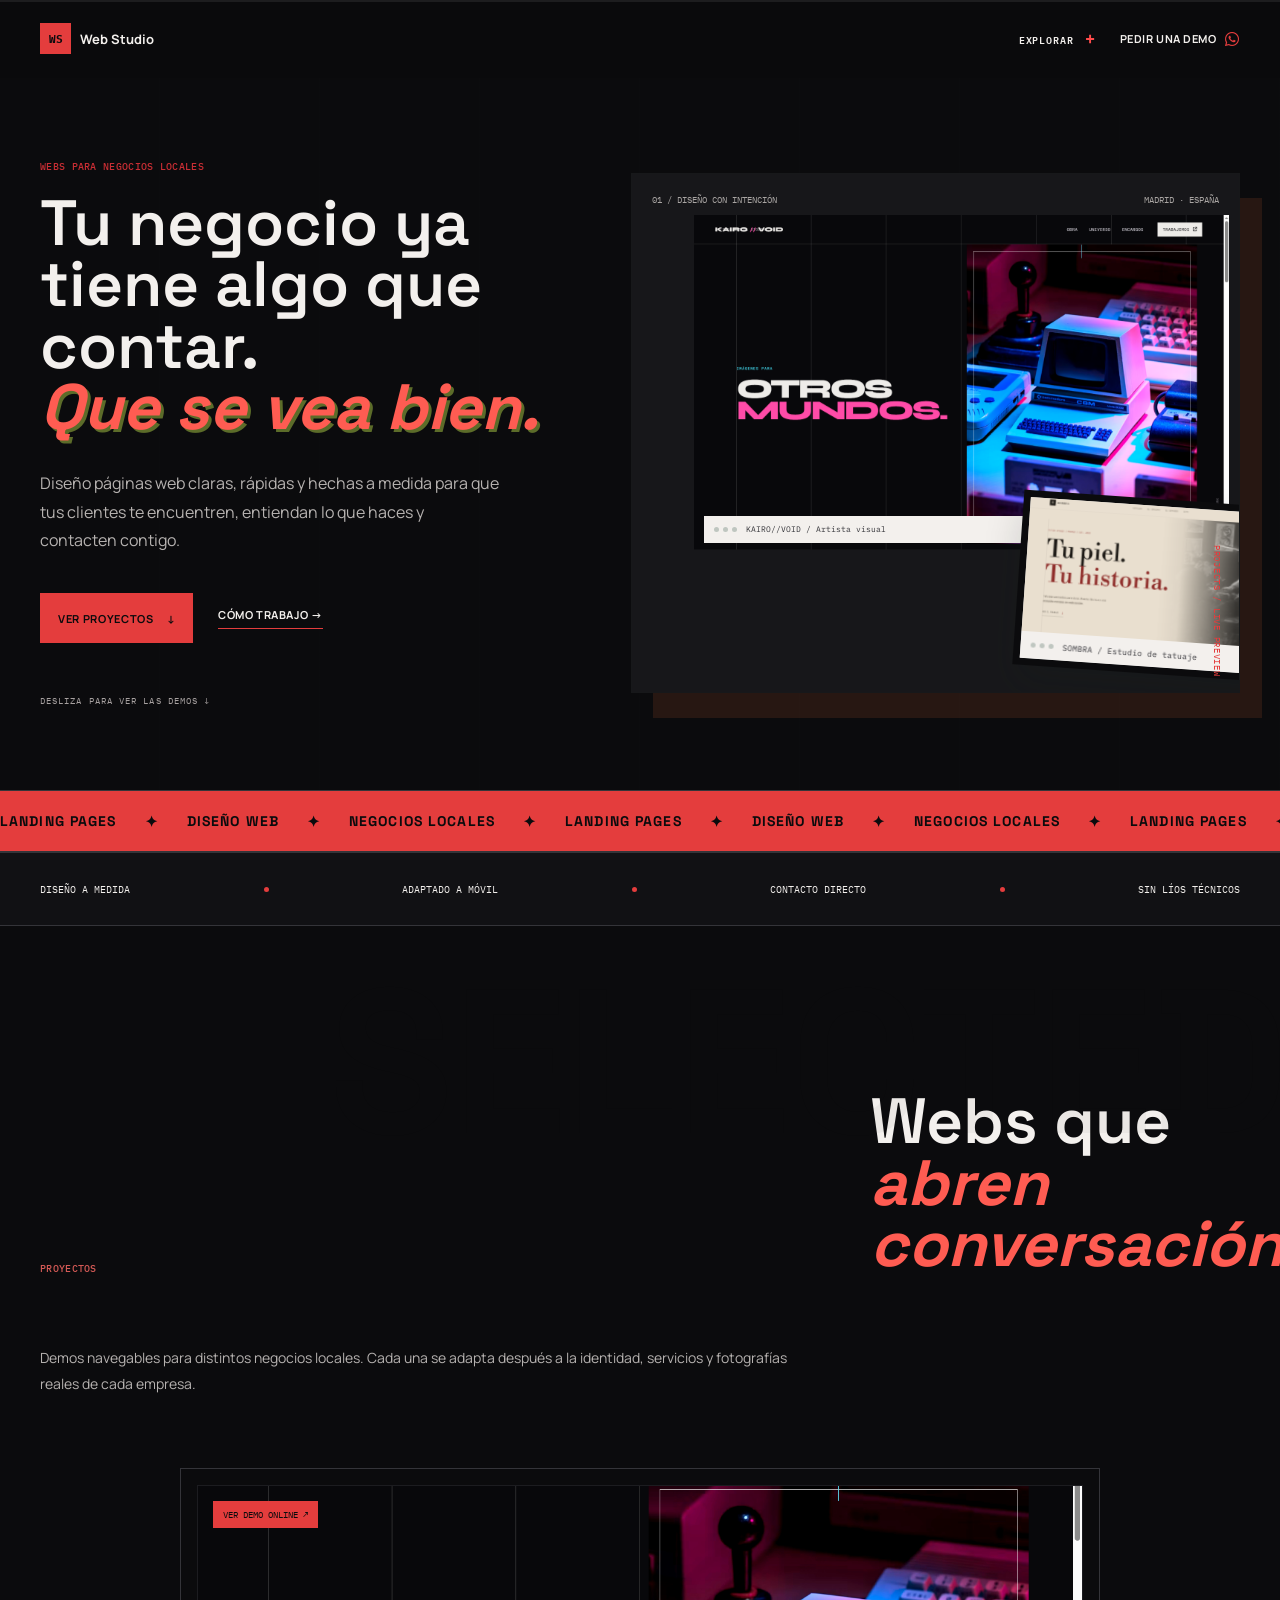
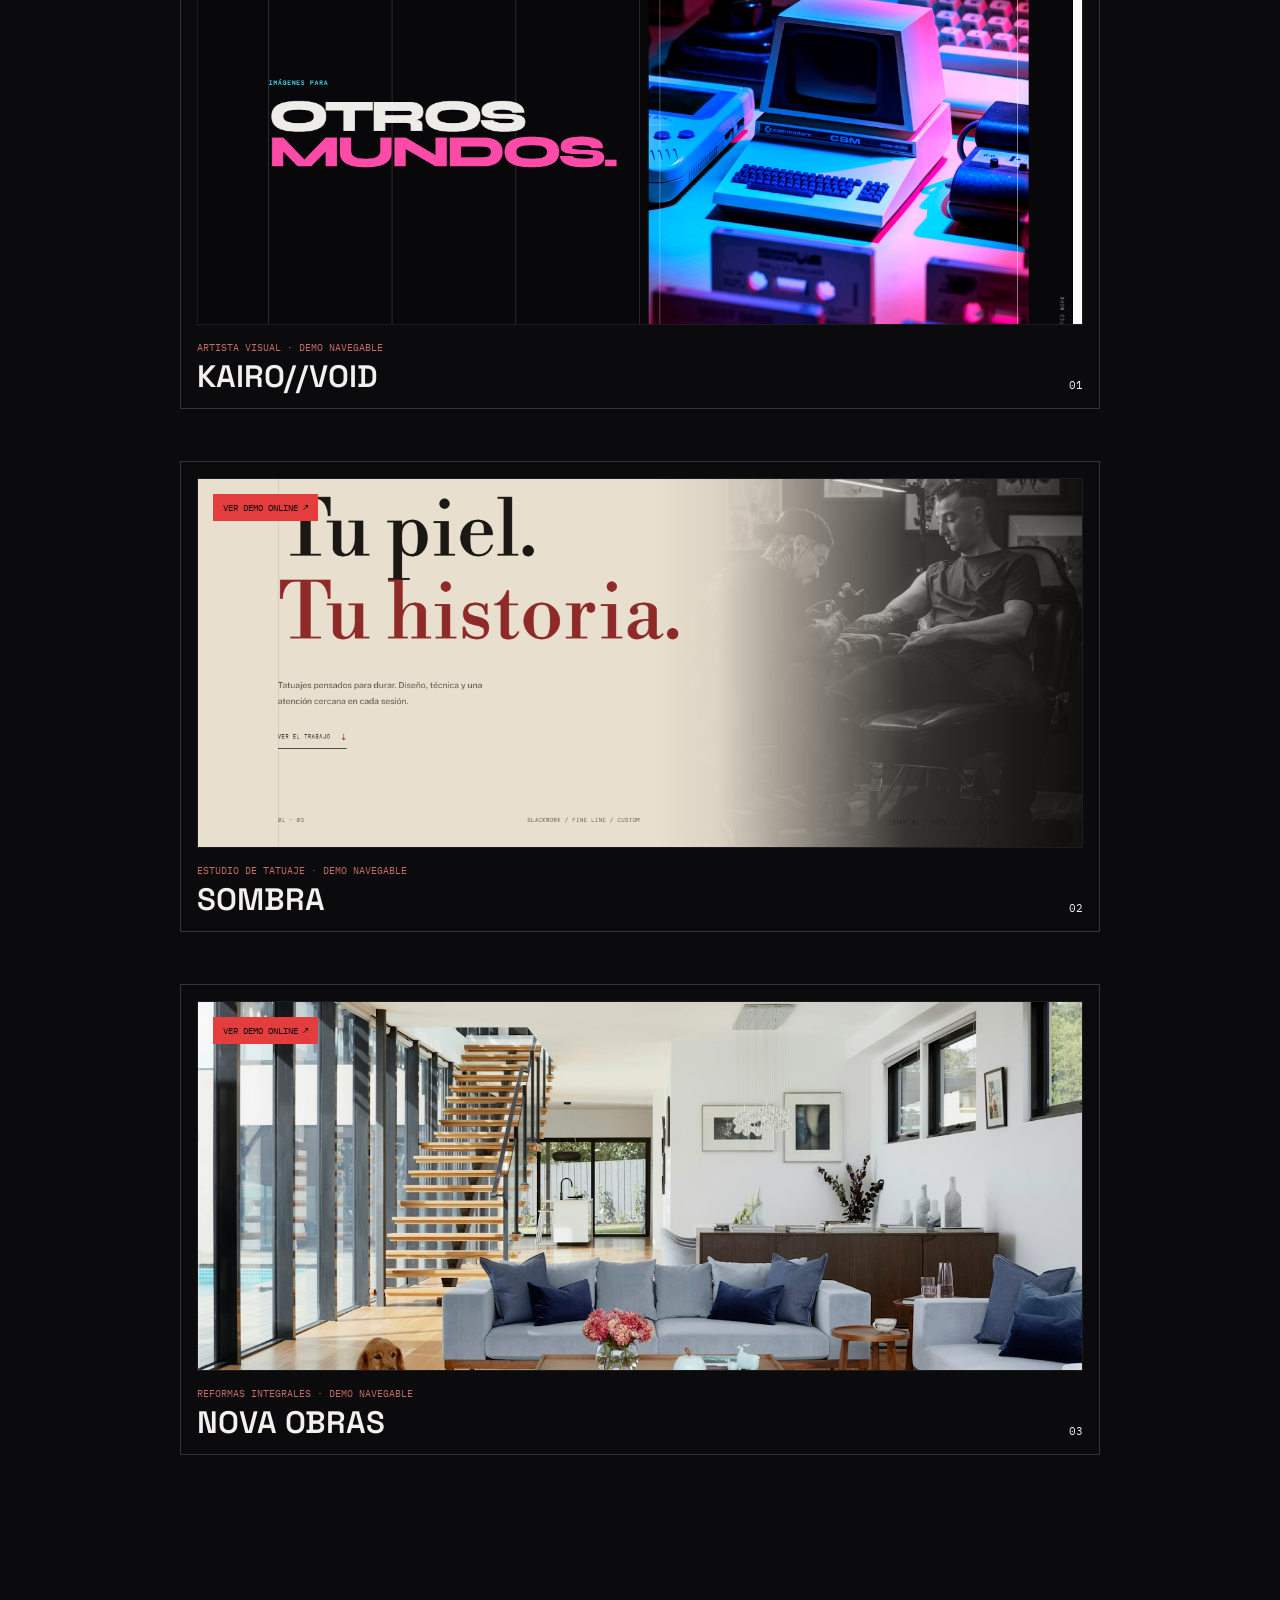
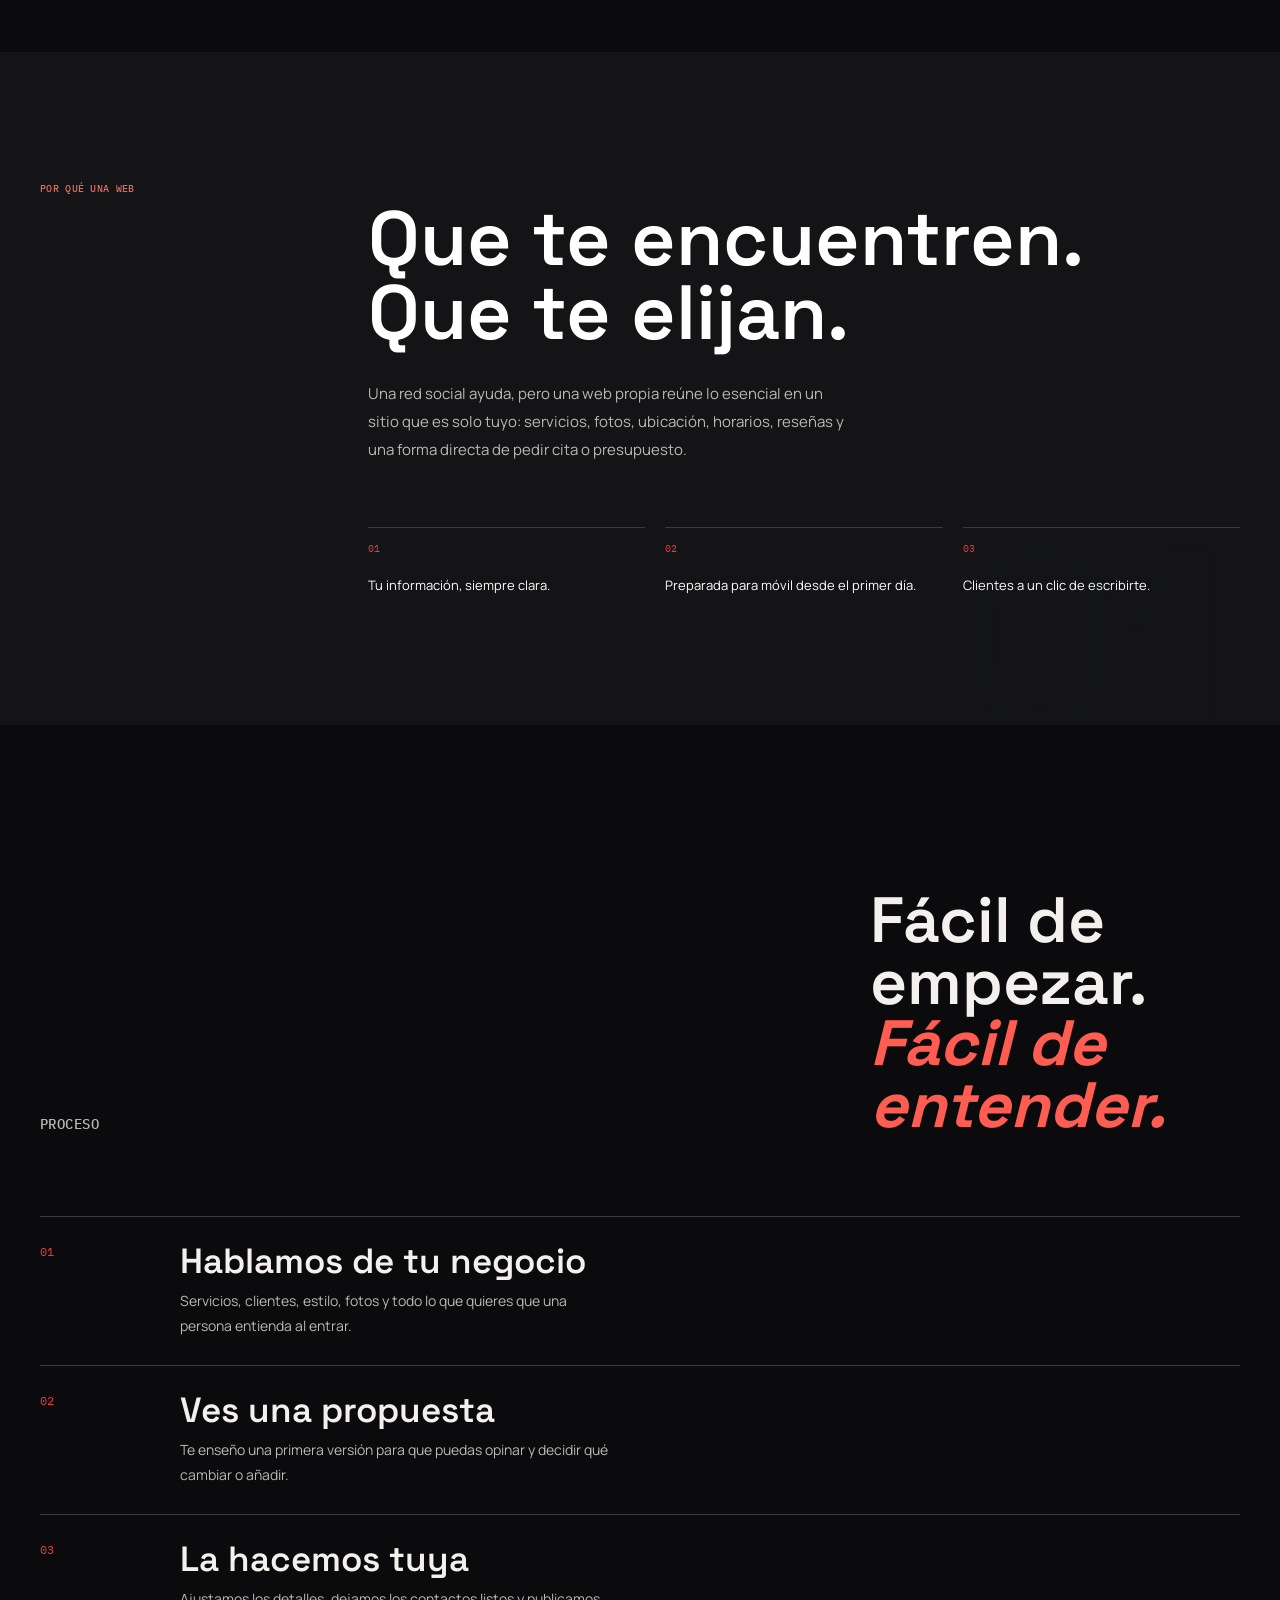
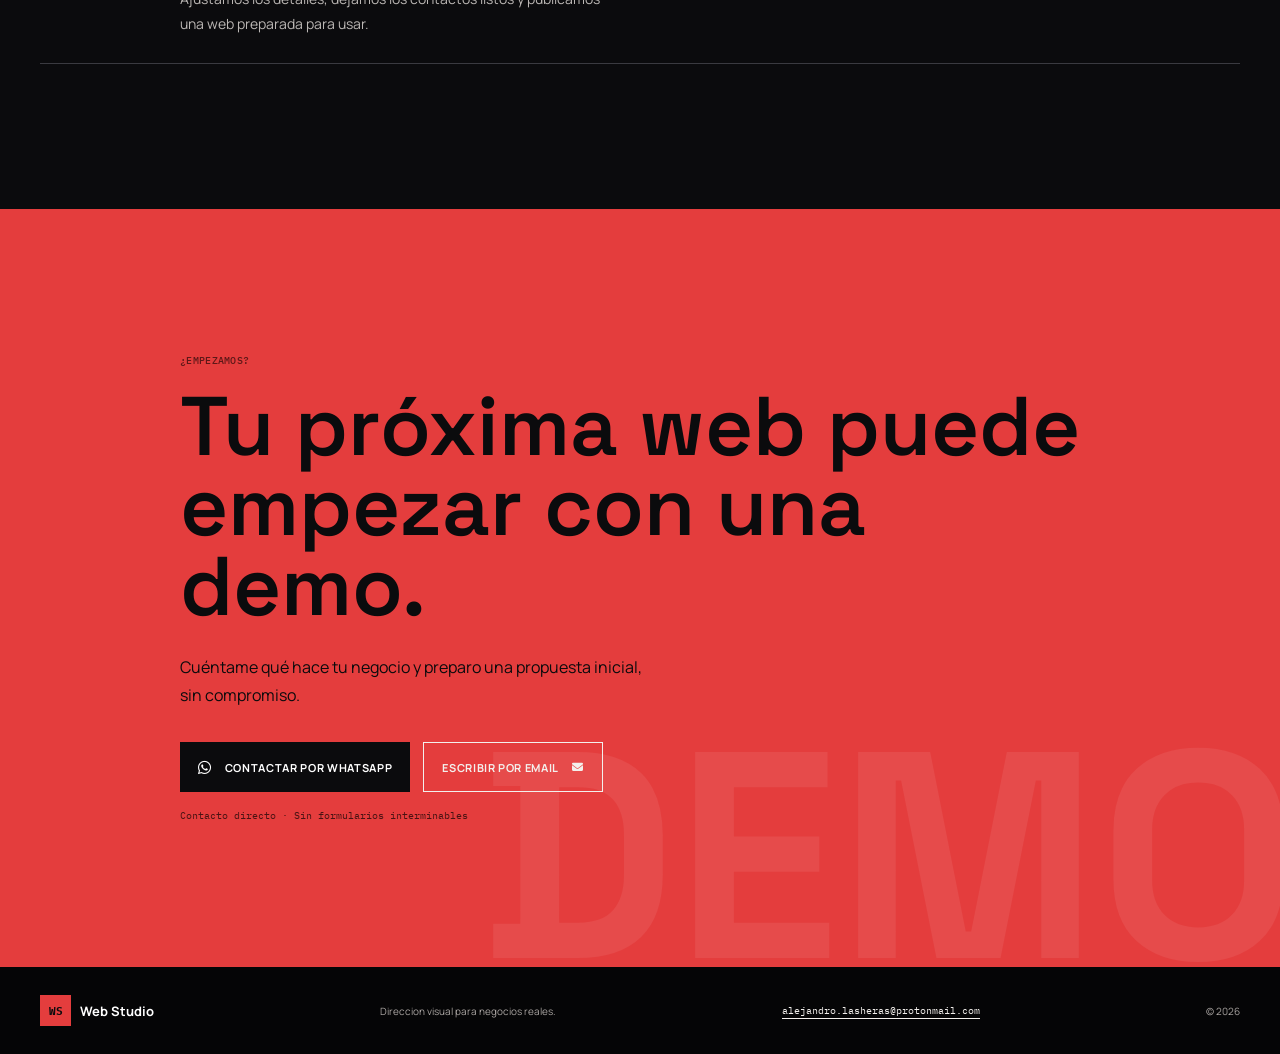
<file: index.html>
<!DOCTYPE html>
<html lang="es">
<head>
    <meta charset="UTF-8">
    <meta name="viewport" content="width=device-width, initial-scale=1.0">
    <meta name="theme-color" content="#0b0b0d">
    <meta name="description" content="Consigue tu página web clara y personalizada para tu negocio.">
    <title>Web Studio | Negocios locales</title>
    <link rel="preconnect" href="https://fonts.googleapis.com">
    <link rel="preconnect" href="https://fonts.gstatic.com" crossorigin>
    <link href="https://fonts.googleapis.com/css2?family=IBM+Plex+Mono:wght@400;500&family=Manrope:wght@400;500;600;700;800&family=Space+Grotesk:wght@400;500;600;700&display=swap" rel="stylesheet">
    <link rel="stylesheet" href="https://cdnjs.cloudflare.com/ajax/libs/font-awesome/6.4.0/css/all.min.css">
    <link rel="stylesheet" href="styles.css">
    <link rel="stylesheet" href="icons.css">
    <link rel="stylesheet" href="portfolio-experience.css">
</head>
<body>
    <div class="portfolio-meter" aria-hidden="true"><span></span></div>
    <header class="site-header" id="inicio">
        <a class="brand" href="#inicio" aria-label="Web Studio, inicio"><span>WS</span> Web Studio</a>
        <nav class="desktop-nav" aria-label="Navegación principal"><a href="#proyectos">Proyectos</a><a href="#proceso">Proceso</a><a href="#contacto">Contacto</a></nav>
        <button class="studio-index-trigger" type="button" aria-controls="studio-index" aria-expanded="false">Explorar <span>+</span></button>
        <a class="header-action" href="https://wa.me/34646201139?text=Hola%2C%20me%20gustar%C3%ADa%20pedir%20una%20demo%20para%20mi%20negocio" target="_blank" rel="noopener noreferrer">Pedir una demo <i class="fa-brands fa-whatsapp" aria-hidden="true"></i></a>
        <button class="menu-button" type="button" aria-label="Abrir menú" aria-expanded="false"><i></i><i></i></button>
        <nav class="mobile-nav" aria-label="Navegación móvil"><a href="#proyectos">Proyectos</a><a href="#proceso">Proceso</a><a href="#contacto">Contacto</a></nav>
    </header>

    <section id="studio-index" class="studio-index" aria-label="Indice de navegacion" aria-hidden="true">
        <div class="index-grid" aria-hidden="true"></div>
        <div class="index-top"><span>WEB STUDIO / RUTA</span><button class="index-close" type="button" aria-label="Cerrar navegacion"><i class="fa-solid fa-xmark" aria-hidden="true"></i></button></div>
        <nav class="index-links" aria-label="Secciones"><a href="#inicio"><span>00</span><strong>Inicio</strong><small>La idea</small></a><a href="#proyectos"><span>01</span><strong>Proyectos</strong><small>Demos navegables</small></a><a href="#proceso"><span>02</span><strong>Proceso</strong><small>Como trabajamos</small></a><a href="#contacto"><span>03</span><strong>Contacto</strong><small>Tu proxima demo</small></a></nav>
        <div class="index-bottom"><span>DISEÑO WEB PARA NEGOCIOS LOCALES</span><span>01 / 01</span></div>
    </section>
    <main>
        <section class="hero">
            <div class="container hero-grid">
                <div class="hero-copy">
                    <p class="eyebrow">Webs para negocios locales</p>
                    <h1>Tu negocio <span class="mobile-line">ya tiene algo</span> <span class="mobile-line">que contar.</span><br><em>Que se vea bien.</em></h1>
                    <p class="hero-intro">Diseño páginas web claras, rápidas y hechas a medida para que tus clientes te encuentren, entiendan lo que haces y contacten contigo.</p>
                    <div class="hero-actions"><a class="button button-dark" href="#proyectos">Ver proyectos <span aria-hidden="true">↓</span></a><a class="text-link" href="#proceso">Cómo trabajo <span aria-hidden="true">→</span></a></div>
                </div>
                <div class="hero-visual" aria-label="Selección de proyectos web">
                    <div class="visual-top"><span>01 / Diseño con intención</span><span>Madrid · España</span></div>
                    <a class="browser-card browser-main browser-link" href="demos/kairo-void/" target="_blank" rel="noopener noreferrer"><img src="assets/kairo-void.png" alt="Vista de la demo KAIRO VOID"><div class="browser-bar"><i></i><i></i><i></i><span>KAIRO//VOID / Artista visual</span></div></a>
                    <a class="browser-card browser-small browser-link" href="demos/estudio-tatuaje/" target="_blank" rel="noopener noreferrer"><img src="assets/tatuaje.png" alt="Vista de la demo de estudio de tatuaje"><div class="browser-bar"><i></i><i></i><i></i><span>SOMBRA / Estudio de tatuaje</span></div></a>
                </div>
            </div>
        </section>

        <div class="marquee" aria-hidden="true"><div class="marquee-track"><div class="marquee-group"><span>LANDING PAGES</span><b>✦</b><span>DISEÑO WEB</span><b>✦</b><span>NEGOCIOS LOCALES</span><b>✦</b></div><div class="marquee-group"><span>LANDING PAGES</span><b>✦</b><span>DISEÑO WEB</span><b>✦</b><span>NEGOCIOS LOCALES</span><b>✦</b></div></div></div>

        <section class="trust-strip"><div class="container"><span>Diseño a medida</span><i></i><span>Adaptado a móvil</span><i></i><span>Contacto directo</span><i></i><span>Sin líos técnicos</span></div></section>

        <section class="projects" id="proyectos">
            <div class="container">
                <div class="section-heading"><p class="eyebrow">Proyectos</p><h2>Webs que<br><em>abren conversación.</em></h2><p>Demos navegables para distintos negocios locales. Cada una se adapta después a la identidad, servicios y fotografías reales de cada empresa.</p></div>
                <div class="project-grid">
                    <article class="project-card wide"><a class="project-image" href="demos/kairo-void/" target="_blank" rel="noopener noreferrer" aria-label="Abrir demo de KAIRO VOID"><img src="assets/kairo-void.png" alt="Vista de la demo KAIRO VOID"><span class="live-tag">Ver demo online ↗</span></a><div class="project-info"><div><p>Artista visual · Demo navegable</p><h3>KAIRO//VOID</h3></div><span>01</span></div></article>
                    <article class="project-card"><a class="project-image" href="demos/estudio-tatuaje/" target="_blank" rel="noopener noreferrer" aria-label="Abrir demo de estudio de tatuaje"><img src="assets/tatuaje.png" alt="Vista de la demo de estudio de tatuaje"><span class="live-tag">Ver demo online ↗</span></a><div class="project-info"><div><p>Estudio de tatuaje · Demo navegable</p><h3>SOMBRA</h3></div><span>02</span></div></article>
                    <article class="project-card"><a class="project-image" href="demos/reformas-nova/" target="_blank" rel="noopener noreferrer" aria-label="Abrir demo de reformas Nova"><img src="assets/reformas-nova.jpg" alt="Vista de la demo de reformas Nova"><span class="live-tag">Ver demo online ↗</span></a><div class="project-info"><div><p>Reformas integrales · Demo navegable</p><h3>NOVA OBRAS</h3></div><span>03</span></div></article>
                </div>
            </div>
        </section>

        <section class="why"><div class="container why-grid"><p class="eyebrow">Por qué una web</p><div><h2>Que te encuentren.<br>Que te elijan.</h2><p>Una red social ayuda, pero una web propia reúne lo esencial en un sitio que es solo tuyo: servicios, fotos, ubicación, horarios, reseñas y una forma directa de pedir cita o presupuesto.</p><div class="reasons"><div><b>01</b><span>Tu información, siempre clara.</span></div><div><b>02</b><span>Preparada para móvil desde el primer día.</span></div><div><b>03</b><span>Clientes a un clic de escribirte.</span></div></div></div></div></section>

        <section class="process" id="proceso"><div class="container"><div class="section-heading"><p class="eyebrow">Proceso</p><h2>Fácil de empezar.<br><em>Fácil de entender.</em></h2></div><ol><li><span>01</span><div><h3>Hablamos de tu negocio</h3><p>Servicios, clientes, estilo, fotos y todo lo que quieres que una persona entienda al entrar.</p></div></li><li><span>02</span><div><h3>Ves una propuesta</h3><p>Te enseño una primera versión para que puedas opinar y decidir qué cambiar o añadir.</p></div></li><li><span>03</span><div><h3>La hacemos tuya</h3><p>Ajustamos los detalles, dejamos los contactos listos y publicamos una web preparada para usar.</p></div></li></ol></div></section>

        <section class="contact" id="contacto"><div class="container contact-inner"><p class="eyebrow">¿Empezamos?</p><h2>Tu próxima web puede<br>empezar con una demo.</h2><p>Cuéntame qué hace tu negocio y preparo una propuesta inicial, sin compromiso.</p><div class="contact-actions"><a class="button button-accent contact-link" href="https://wa.me/34600000000?text=Hola%2C%20me%20gustar%C3%ADa%20hablar%20sobre%20una%20web%20para%20mi%20negocio" target="_blank" rel="noopener noreferrer"><i class="fa-brands fa-whatsapp" aria-hidden="true"></i> Contactar por WhatsApp</a><a class="button email-action" href="https://mail.google.com/mail/?view=cm&amp;fs=1&amp;to=alejandro.lasheras%40protonmail.com&amp;su=Consulta%20sobre%20una%20p%C3%A1gina%20web" target="_blank" rel="noopener noreferrer"><span>Escribir por email</span><i class="fa-solid fa-envelope" aria-hidden="true"></i></a></div><small>Contacto directo · Sin formularios interminables</small></div></section>
    </main>

    <footer><div class="container"><a class="brand" href="#inicio"><span>WS</span> Web Studio</a><p>Direccion visual para negocios reales.</p><a class="footer-email" href="mailto:alejandro.lasheras@protonmail.com">alejandro.lasheras@protonmail.com</a><span>© <span id="year"></span></span></div></footer>
    <script src="script.js"></script>
</body>
</html>
</file>
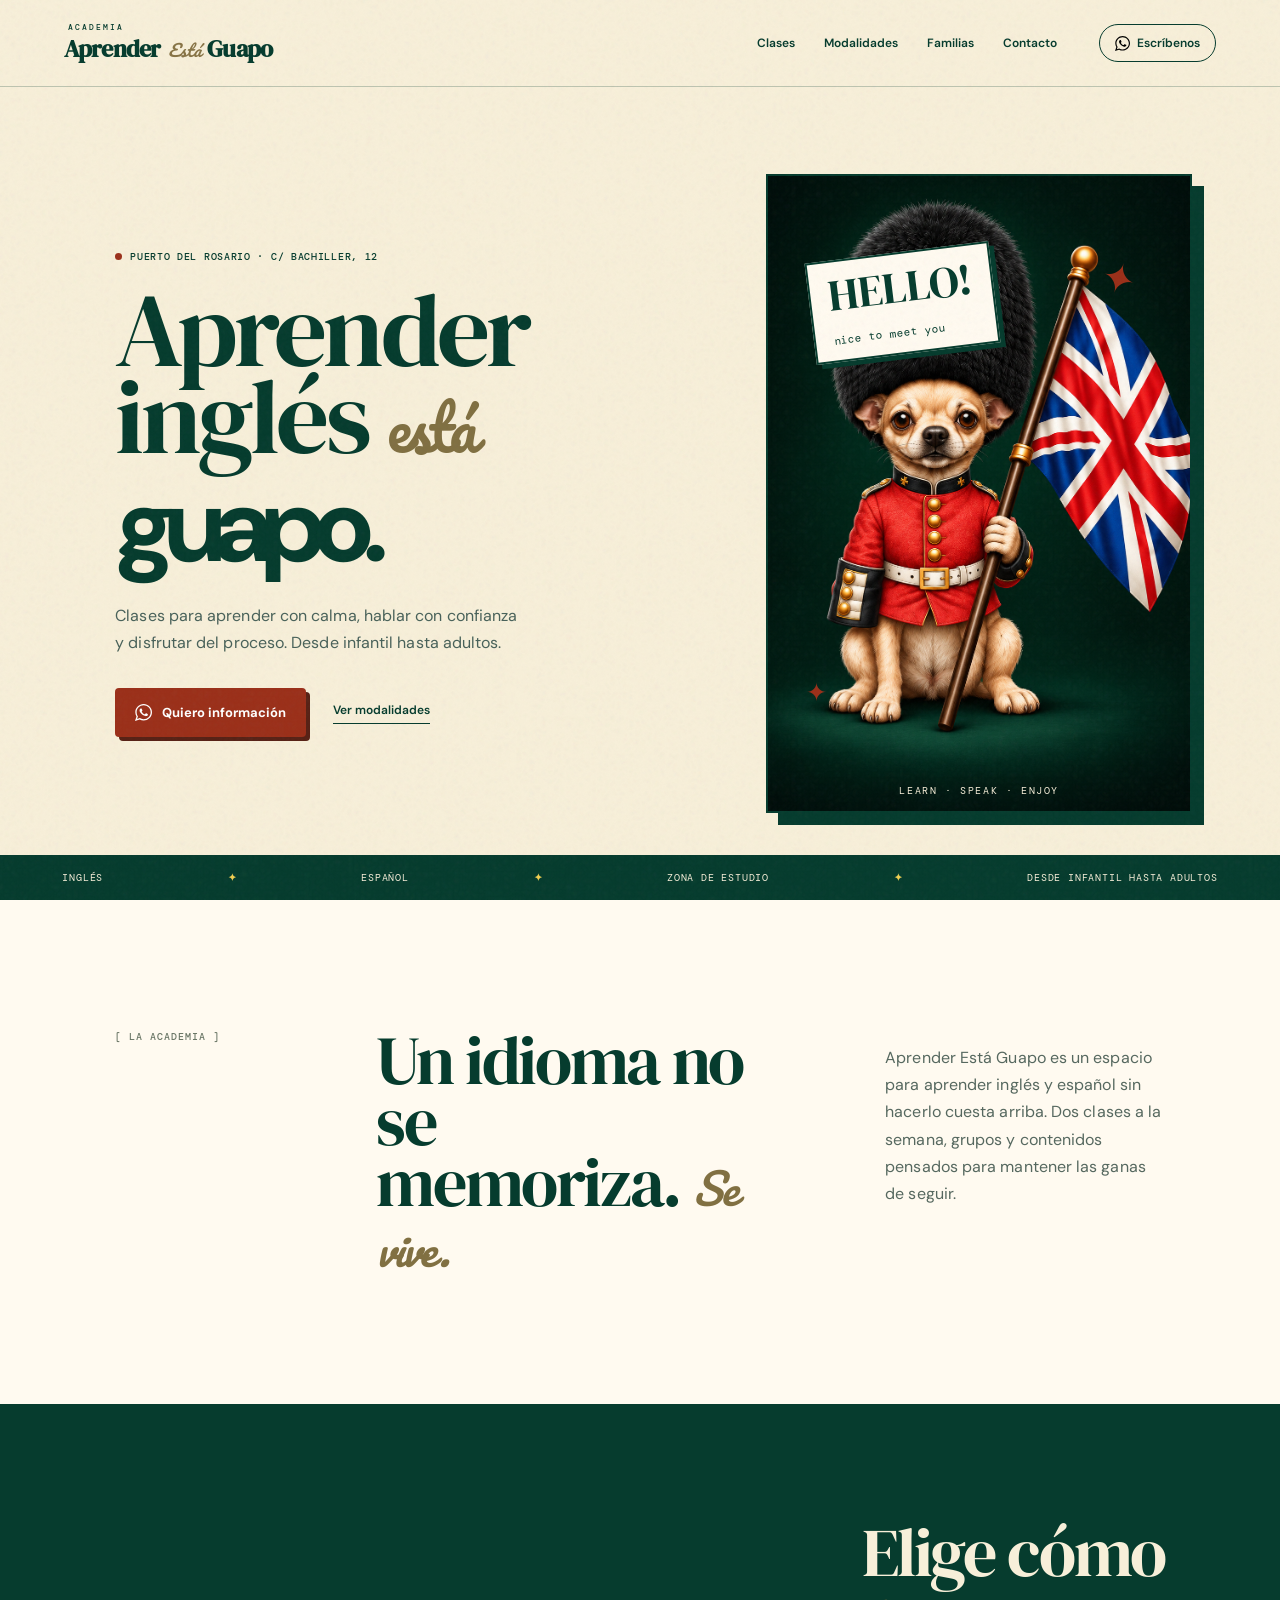
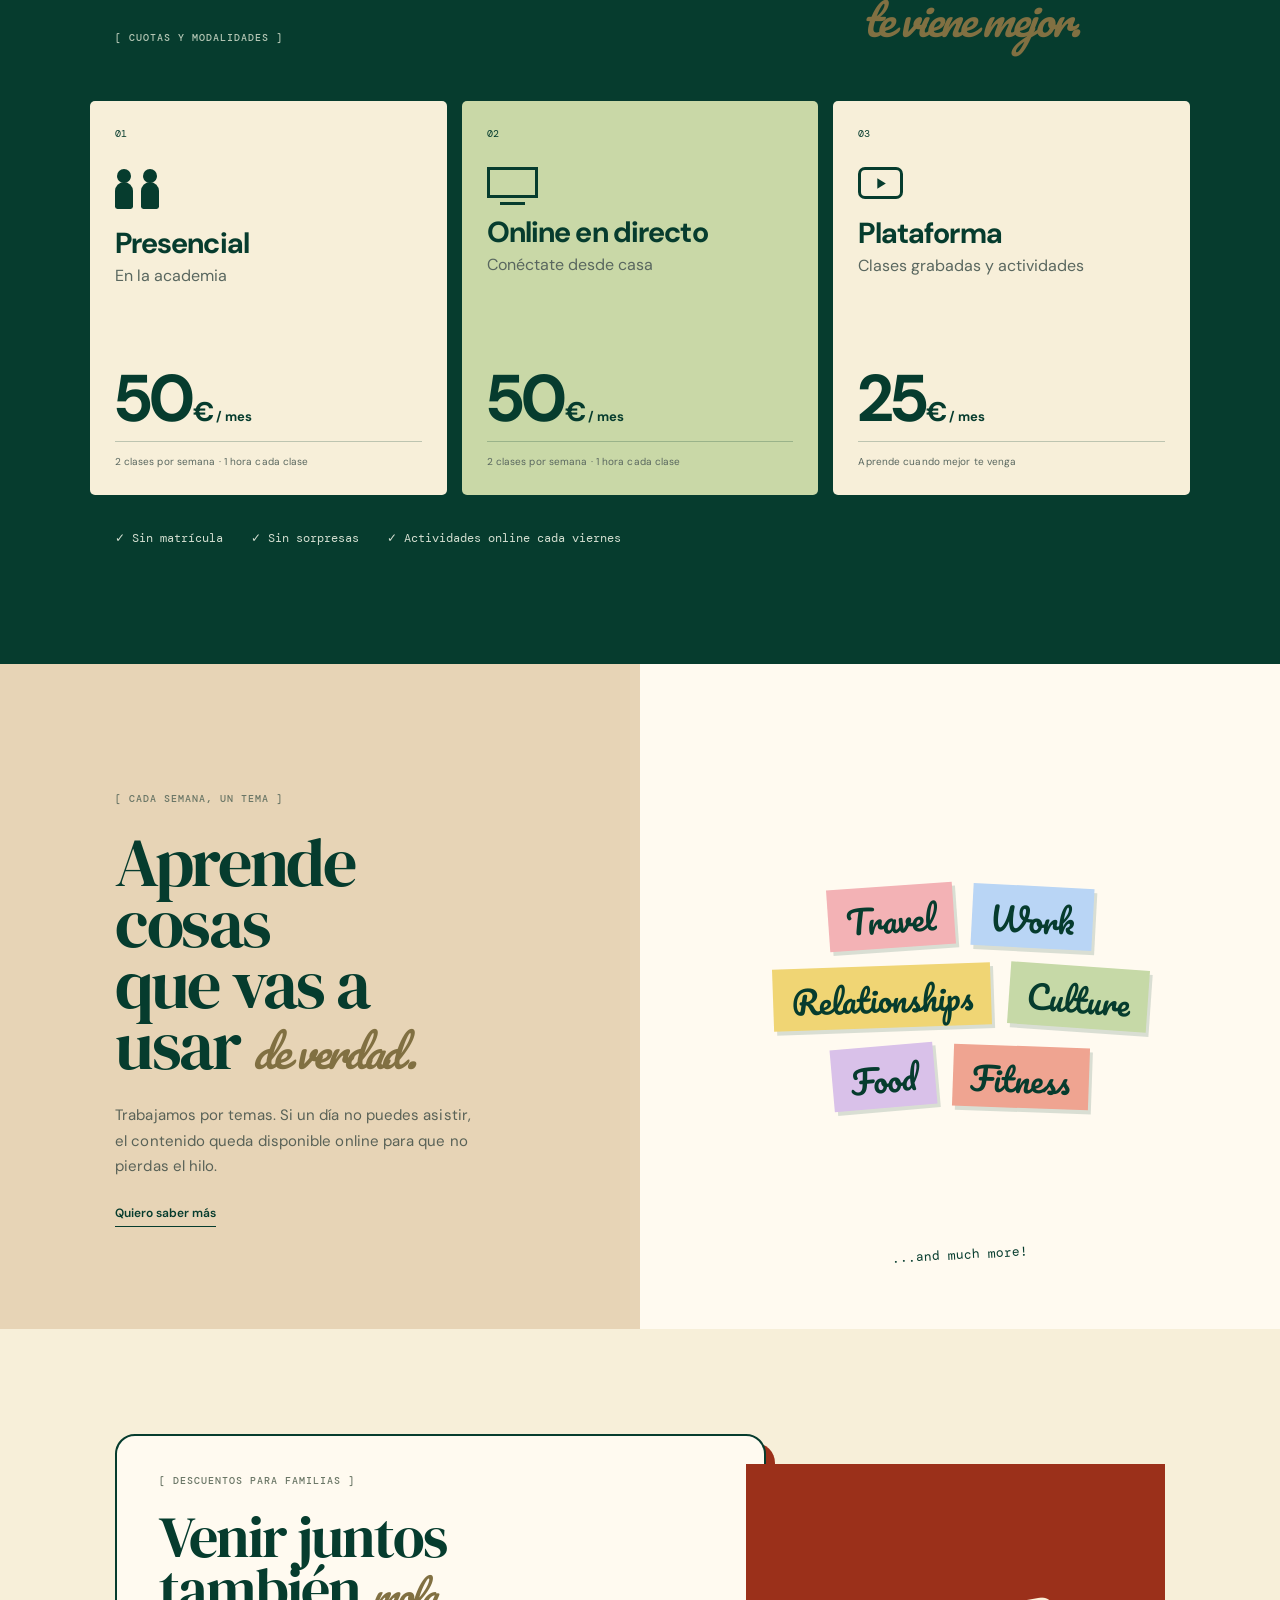
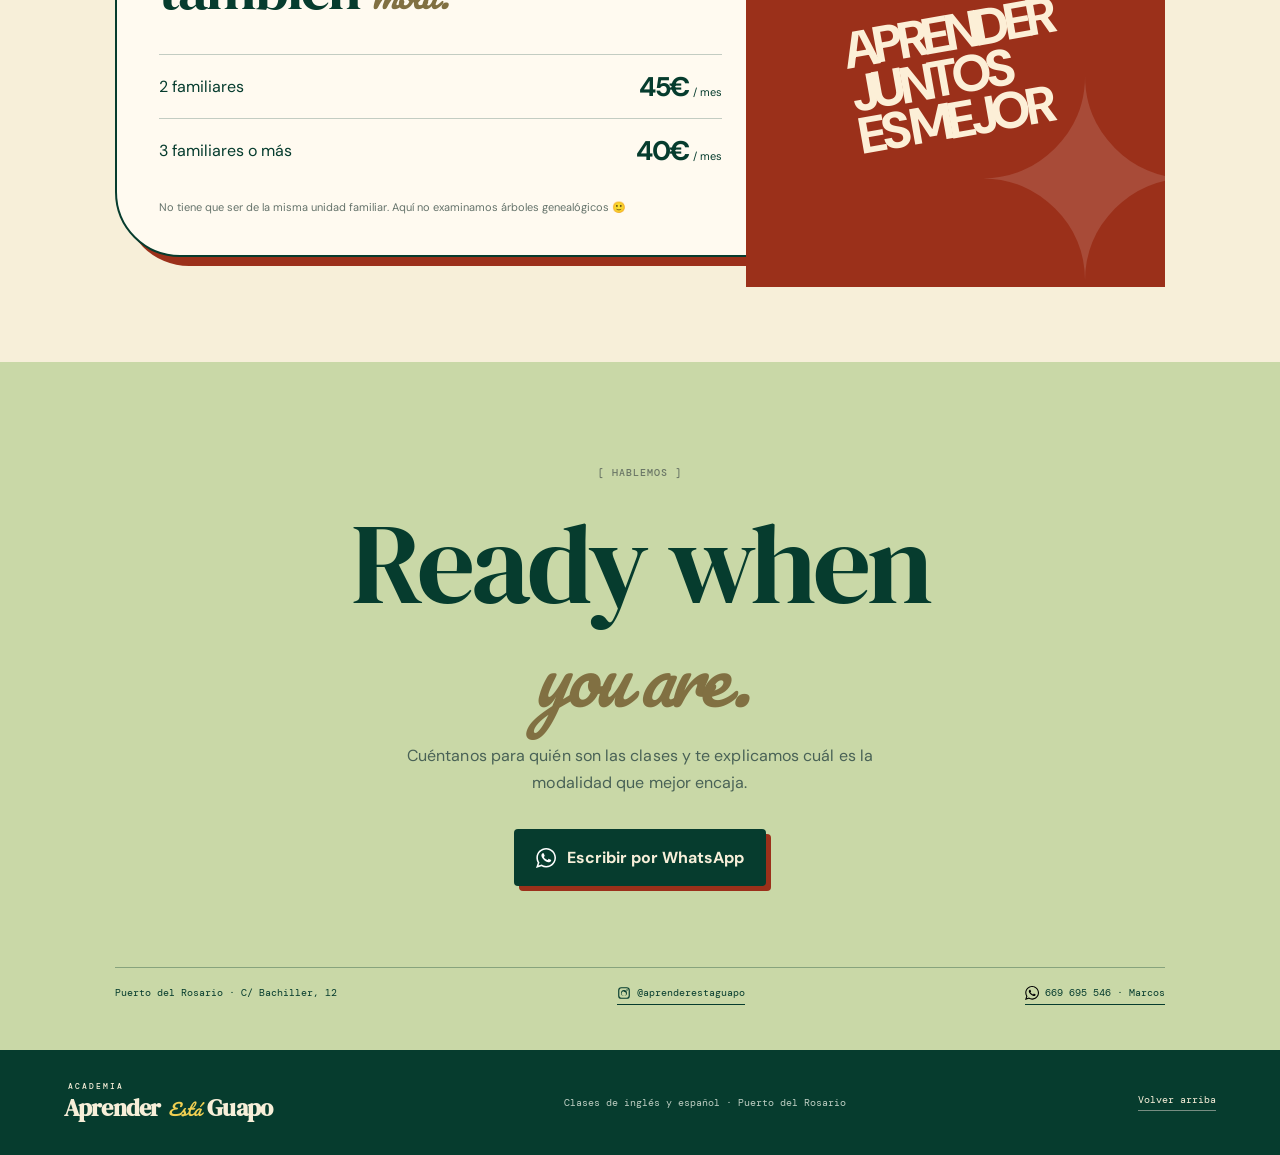
<file: demos/aprender-esta-guapo/index.html>
<!doctype html>
<html lang="es">
<head>
  <meta charset="utf-8">
  <meta name="viewport" content="width=device-width, initial-scale=1">
  <meta name="description" content="Aprender Está Guapo — clases de inglés y español en Puerto del Rosario.">
  <title>Aprender Está Guapo | Inglés que te acompaña</title>
  <link rel="preconnect" href="https://fonts.googleapis.com">
  <link rel="preconnect" href="https://fonts.gstatic.com" crossorigin>
  <link href="https://fonts.googleapis.com/css2?family=DM+Mono:wght@400;500&family=DM+Sans:opsz,wght@9..40,400;9..40,500;9..40,600;9..40,700;9..40,800&family=DM+Serif+Display:ital@0;1&family=Pacifico&display=swap" rel="stylesheet">
  <link rel="stylesheet" href="styles.css">
</head>
<body>
  <div class="noise" aria-hidden="true"></div>
  <header class="header" id="inicio">
    <a class="brand" href="#inicio" aria-label="Aprender Está Guapo, inicio"><small>ACADEMIA</small><strong>Aprender <em>Está</em> Guapo</strong></a>
    <nav class="desktop-nav" aria-label="Navegación principal"><a href="#clases">Clases</a><a href="#modalidades">Modalidades</a><a href="#familias">Familias</a><a href="#contacto">Contacto</a></nav>
    <a class="top-cta" href="https://wa.me/34669695546?text=Hola%2C%20me%20gustar%C3%ADa%20pedir%20informaci%C3%B3n%20sobre%20las%20clases." target="_blank" rel="noopener noreferrer"><img class="whatsapp-icon" src="assets/whatsapp.svg" alt="" aria-hidden="true"> Escríbenos</a>
    <button class="menu" type="button" aria-label="Abrir menú" aria-expanded="false"><i></i><i></i></button>
  </header>
  <nav class="mobile-nav" aria-label="Navegación móvil"><a href="#clases">Clases</a><a href="#modalidades">Modalidades</a><a href="#familias">Familias</a><a href="#contacto">Contacto</a><a class="mobile-cta" href="https://wa.me/34669695546?text=Hola%2C%20me%20gustar%C3%ADa%20pedir%20informaci%C3%B3n%20sobre%20las%20clases." target="_blank" rel="noopener noreferrer"><img class="whatsapp-icon" src="assets/whatsapp.svg" alt="" aria-hidden="true">Escribir por WhatsApp</a></nav>

  <main>
    <section class="hero">
      <div class="hero-main">
        <p class="eyebrow"><span></span> PUERTO DEL ROSARIO · C/ BACHILLER, 12</p>
        <h1>Aprender<br>inglés <em>está</em><br><strong>guapo.</strong></h1>
        <p class="hero-copy">Clases para aprender con calma, hablar con confianza y disfrutar del proceso. Desde infantil hasta adultos.</p>
        <div class="hero-actions"><a class="button" href="https://wa.me/34669695546?text=Hola%2C%20me%20gustar%C3%ADa%20pedir%20informaci%C3%B3n%20sobre%20las%20clases." target="_blank" rel="noopener noreferrer"><img class="whatsapp-icon" src="assets/whatsapp.svg" alt="" aria-hidden="true"> Quiero información</a><a class="plain-link" href="#modalidades">Ver modalidades</a></div>
      </div>
      <div class="hero-poster" aria-label="Aprender un idioma abre mundos">
        <div class="sun"></div><div class="star s1">✦</div><div class="star s2">✦</div>
        <p class="speech">HELLO!<br><small>nice to meet you</small></p>
        <img class="mascot" src="assets/mascota-guardia-con-bandera.png" alt="Mascota de Aprender Está Guapo con uniforme de guardia británico">
        <p class="poster-bottom">LEARN · SPEAK · ENJOY</p>
      </div>
      <div class="hero-strip"><span>INGLÉS</span><b>✦</b><span>ESPAÑOL</span><b>✦</b><span>ZONA DE ESTUDIO</span><b>✦</b><span>DESDE INFANTIL HASTA ADULTOS</span></div>
    </section>

    <section class="intro" id="clases"><p class="section-tag">[ LA ACADEMIA ]</p><div><h2>Un idioma no se<br>memoriza. <em>Se vive.</em></h2><p>Aprender Está Guapo es un espacio para aprender inglés y español sin hacerlo cuesta arriba. Dos clases a la semana, grupos y contenidos pensados para mantener las ganas de seguir.</p></div></section>

    <section class="modalities" id="modalidades"><div class="section-heading"><p class="section-tag">[ CUOTAS Y MODALIDADES ]</p><h2>Elige cómo<br><em>te viene mejor.</em></h2></div><div class="plans">
      <article class="plan"><span class="plan-number">01</span><div class="plan-icon people"><i></i><i></i></div><h3>Presencial</h3><p>En la academia</p><b><small>50</small>€ <em>/ mes</em></b><p class="plan-footer">2 clases por semana · 1 hora cada clase</p></article>
      <article class="plan featured"><span class="plan-number">02</span><div class="plan-icon screen"></div><h3>Online en directo</h3><p>Conéctate desde casa</p><b><small>50</small>€ <em>/ mes</em></b><p class="plan-footer">2 clases por semana · 1 hora cada clase</p></article>
      <article class="plan"><span class="plan-number">03</span><div class="plan-icon play"><svg viewBox="0 0 16 16" aria-hidden="true"><path d="m5 3 8 5-8 5V3Z"/></svg></div><h3>Plataforma</h3><p>Clases grabadas y actividades</p><b><small>25</small>€ <em>/ mes</em></b><p class="plan-footer">Aprende cuando mejor te venga</p></article>
    </div><div class="plan-notes"><span>✓ Sin matrícula</span><span>✓ Sin sorpresas</span><span>✓ Actividades online cada viernes</span></div></section>

    <section class="topics"><div class="topics-copy"><p class="section-tag">[ CADA SEMANA, UN TEMA ]</p><h2>Aprende cosas<br>que vas a usar <em>de verdad.</em></h2><p>Trabajamos por temas. Si un día no puedes asistir, el contenido queda disponible online para que no pierdas el hilo.</p><a class="plain-link dark" href="https://wa.me/34669695546?text=Hola%2C%20me%20gustar%C3%ADa%20pedir%20informaci%C3%B3n%20sobre%20las%20clases." target="_blank" rel="noopener noreferrer">Quiero saber más</a></div><div class="stickers"><span class="pink">Travel</span><span class="blue">Work</span><span class="yellow">Relationships</span><span class="green">Culture</span><span class="purple">Food</span><span class="red">Fitness</span><p>...and much more!</p></div></section>

    <section class="families" id="familias"><div class="family-card"><p class="section-tag">[ DESCUENTOS PARA FAMILIAS ]</p><h2>Venir juntos<br>también <em>mola.</em></h2><div class="family-price"><span>2 familiares</span><strong>45€ <small>/ mes</small></strong></div><div class="family-price"><span>3 familiares o más</span><strong>40€ <small>/ mes</small></strong></div><p class="tiny">No tiene que ser de la misma unidad familiar. Aquí no examinamos árboles genealógicos 🙂</p></div><div class="family-side"><p>APRENDER<br>JUNTOS<br>ES MEJOR</p><div class="scribble">✦</div></div></section>

    <section class="contact" id="contacto"><p class="section-tag">[ HABLEMOS ]</p><h2>Ready when<br><em>you are.</em></h2><p>Cuéntanos para quién son las clases y te explicamos cuál es la modalidad que mejor encaja.</p><a class="contact-button" href="https://wa.me/34669695546?text=Hola%2C%20me%20gustar%C3%ADa%20pedir%20informaci%C3%B3n%20sobre%20las%20clases." target="_blank" rel="noopener noreferrer"><img class="whatsapp-icon" src="assets/whatsapp.svg" alt="" aria-hidden="true"> Escribir por WhatsApp</a><div class="contact-details"><span>Puerto del Rosario · C/ Bachiller, 12</span><a class="social-link" href="https://www.instagram.com/aprenderestaguapo/" target="_blank" rel="noopener noreferrer"><svg viewBox="0 0 24 24" aria-hidden="true"><path d="M7.5 2h9A5.5 5.5 0 0 1 22 7.5v9a5.5 5.5 0 0 1-5.5 5.5h-9A5.5 5.5 0 0 1 2 16.5v-9A5.5 5.5 0 0 1 7.5 2Zm0 2A3.5 3.5 0 0 0 4 7.5v9A3.5 3.5 0 0 0 7.5 20h9a3.5 3.5 0 0 0 3.5-3.5v-9A3.5 3.5 0 0 0 16.5 4h-9Zm9.75 1.5a1.25 1.25 0 1 1 0 2.5 1.25 1.25 0 0 1 0-2.5ZM12 7a5 5 0 1 1 0 10 5 5 0 0 1 0-10Zm0 2A3.5 3.5 0 1 0 12 17a3.5 3.5 0 0 0 0-7Z"/></svg>@aprenderestaguapo</a><a class="phone-link" href="https://wa.me/34669695546?text=Hola%2C%20me%20gustar%C3%ADa%20pedir%20informaci%C3%B3n%20sobre%20las%20clases." target="_blank" rel="noopener noreferrer"><img class="whatsapp-icon" src="assets/whatsapp.svg" alt="" aria-hidden="true">669 695 546 · Marcos</a></div></section>
  </main>
  <footer><a class="brand" href="#inicio"><small>ACADEMIA</small><strong>Aprender <em>Está</em> Guapo</strong></a><p>Clases de inglés y español · Puerto del Rosario</p><a href="#inicio">Volver arriba</a></footer>
  <script src="script.js"></script>
</body>
</html>
</file>
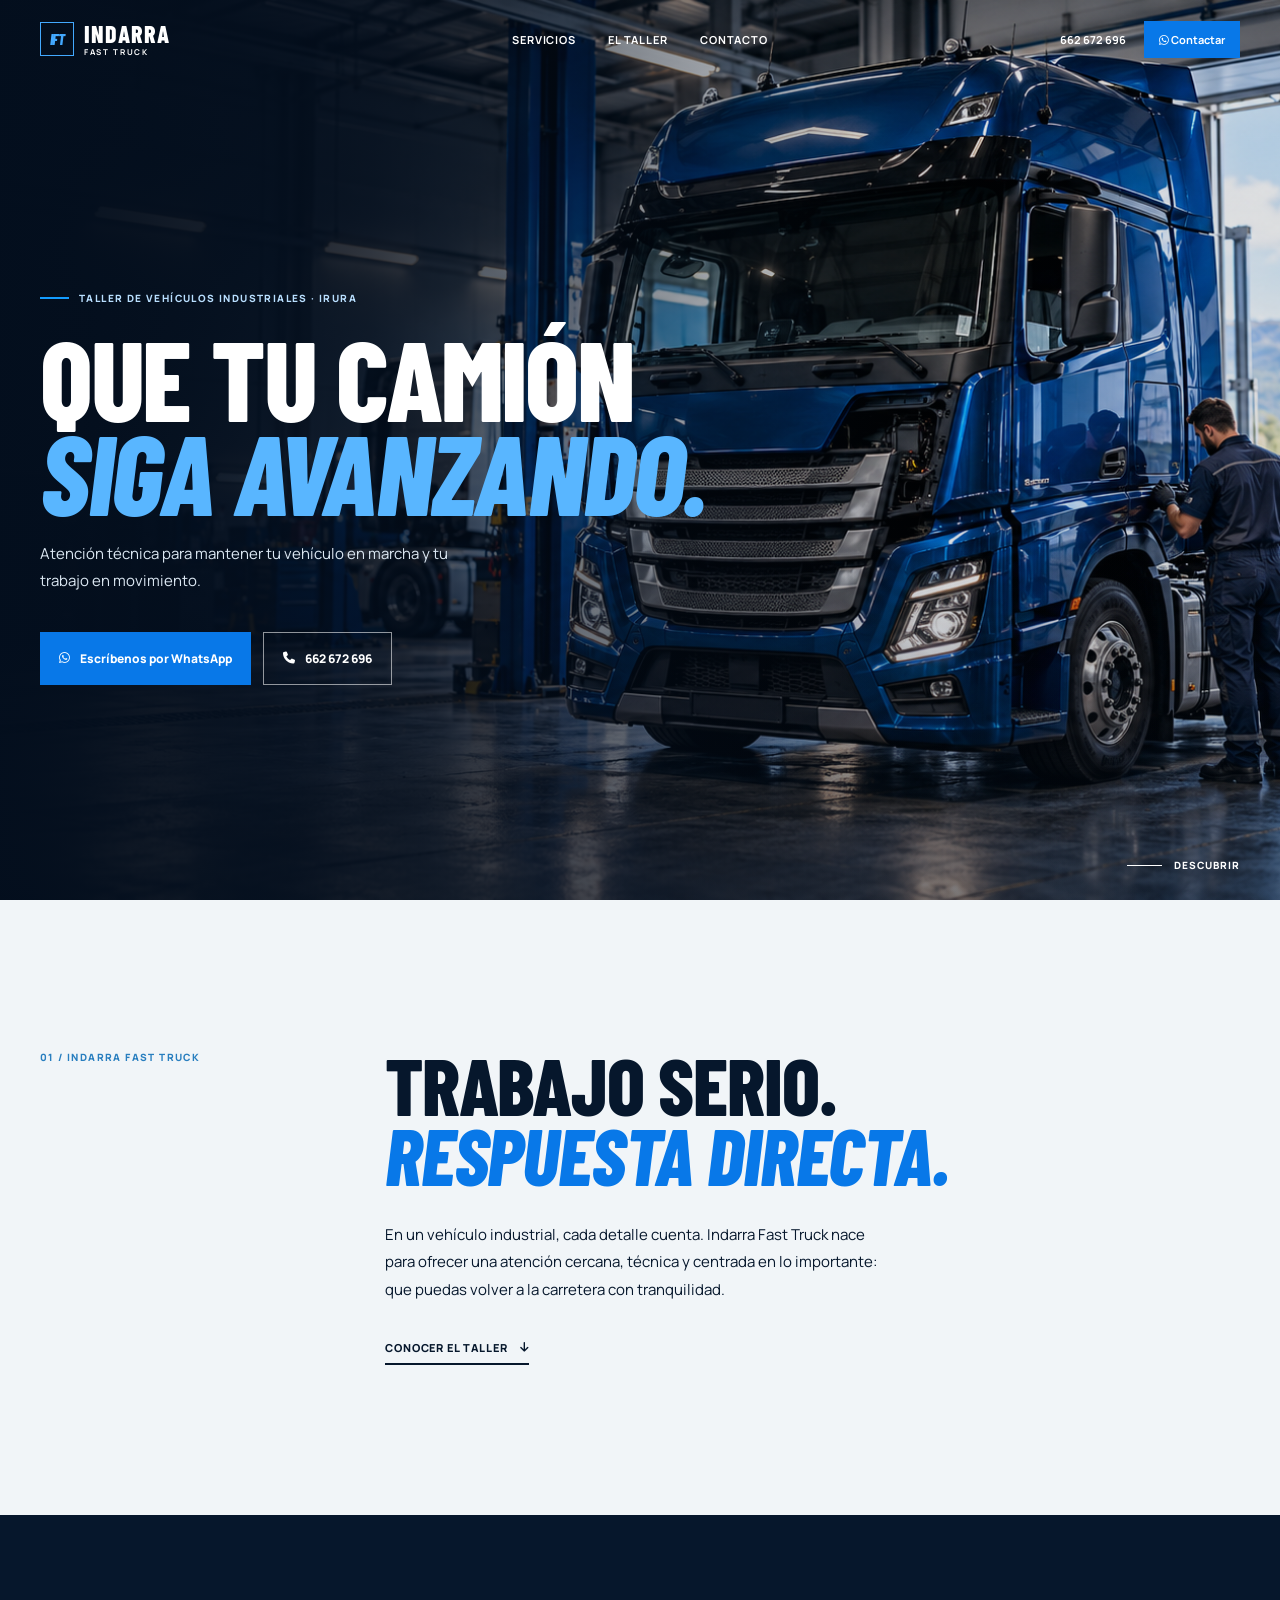
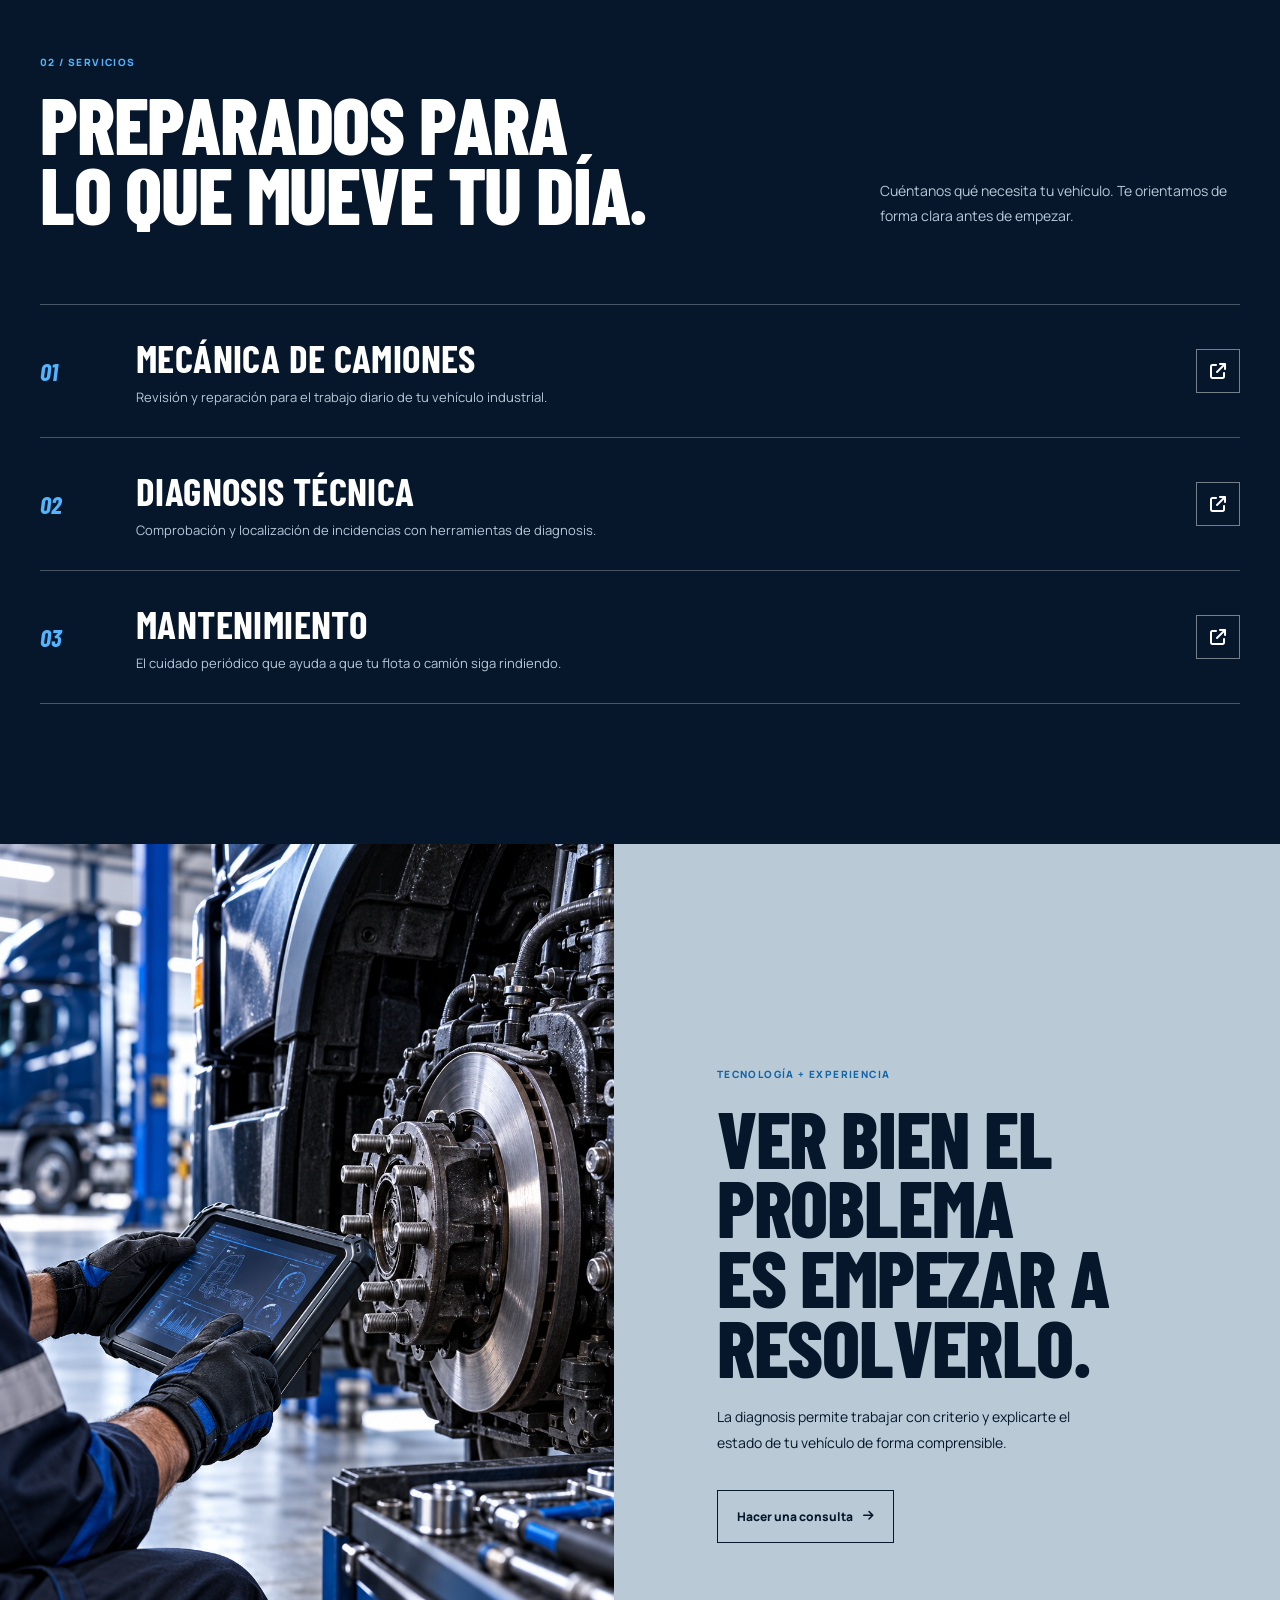
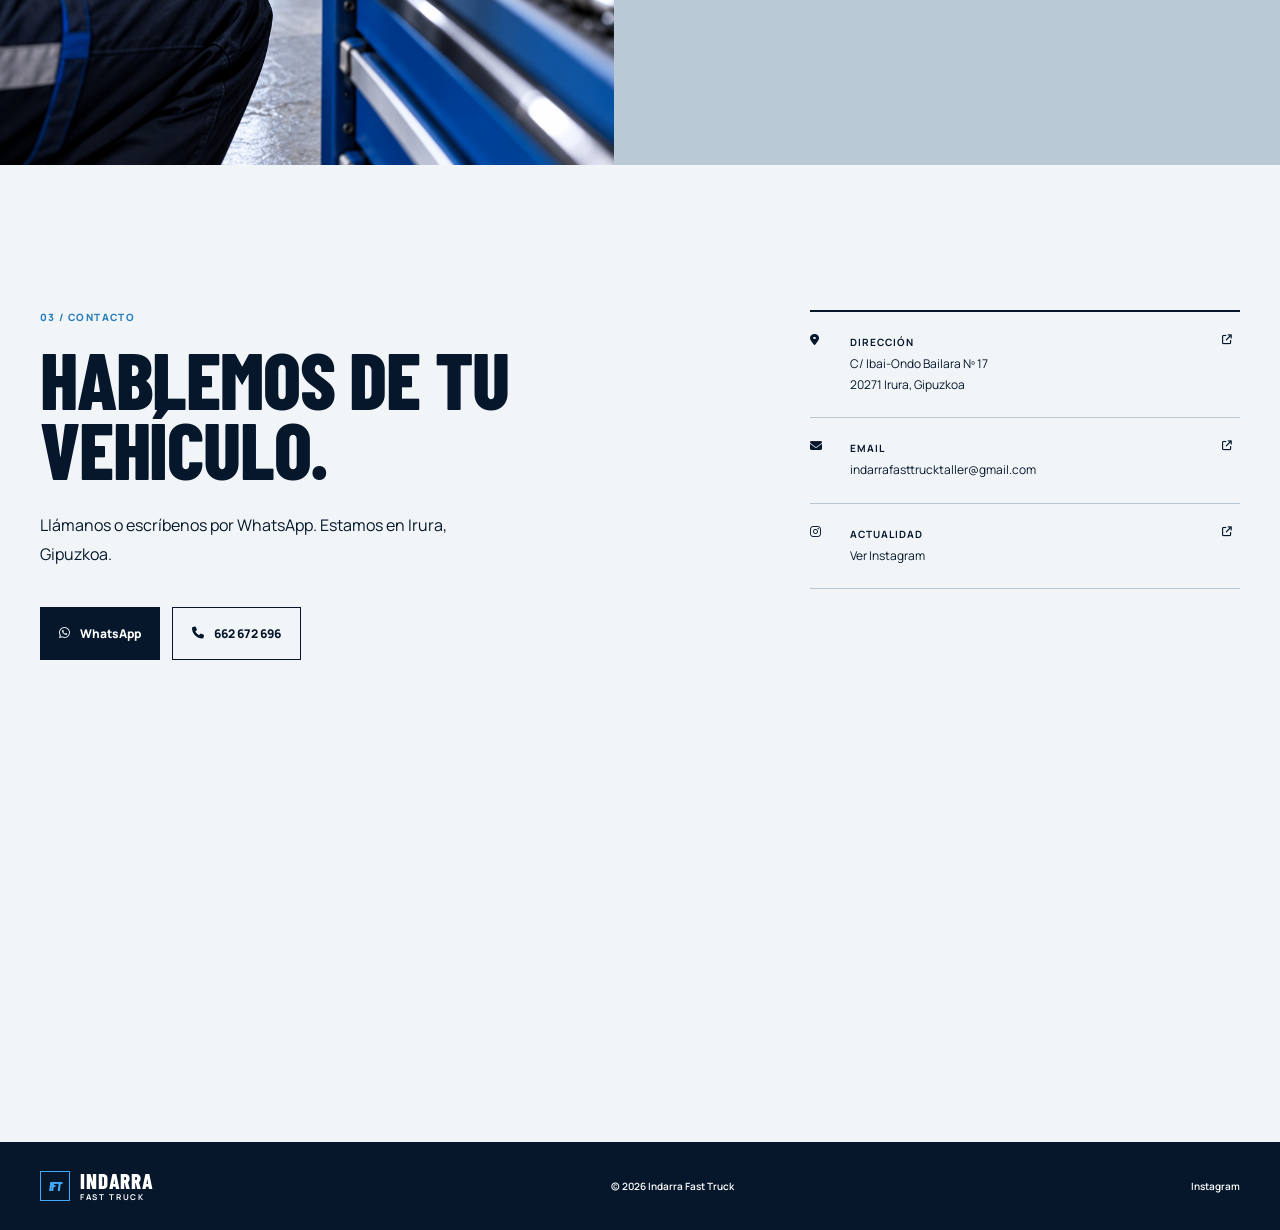
<file: demos/indarra-fast-truck/index.html>
<!DOCTYPE html>
<html lang="es">
<head>
    <meta charset="UTF-8">
    <meta name="viewport" content="width=device-width, initial-scale=1.0">
    <meta name="theme-color" content="#071b34">
    <meta name="description" content="Indarra Fast Truck, taller de camiones en Irura, Gipuzkoa. Contacta por teléfono o WhatsApp.">
    <title>Indarra Fast Truck | Taller de camiones en Irura</title>
    <link rel="preconnect" href="https://fonts.googleapis.com">
    <link rel="preconnect" href="https://fonts.gstatic.com" crossorigin>
    <link href="https://fonts.googleapis.com/css2?family=Barlow+Condensed:ital,wght@0,500;0,600;0,700;0,800;0,900;1,700&family=Manrope:wght@400;500;600;700&display=swap" rel="stylesheet">
    <link rel="stylesheet" href="https://cdnjs.cloudflare.com/ajax/libs/font-awesome/6.5.2/css/all.min.css">
    <link rel="stylesheet" href="styles.css">
</head>
<body>
    <header class="site-header" id="inicio">
        <a class="brand" href="#inicio" aria-label="Indarra Fast Truck, inicio">
            <span class="brand-mark">IFT</span>
            <span><strong>INDARRA</strong><small>FAST TRUCK</small></span>
        </a>
        <nav class="desktop-nav" aria-label="Navegación principal">
            <a href="#servicios">Servicios</a>
            <a href="#taller">El taller</a>
            <a href="#contacto">Contacto</a>
        </nav>
        <div class="header-actions">
            <a class="header-phone" href="tel:+34662672696">662 672 696</a>
            <a class="header-cta" href="https://wa.me/34662672696?text=Hola,%20quiero%20hacer%20una%20consulta%20a%20Indarra%20Fast%20Truck" target="_blank" rel="noopener noreferrer"><i class="fa-brands fa-whatsapp" aria-hidden="true"></i> Contactar</a>
            <button class="menu-button" type="button" aria-label="Abrir menú" aria-expanded="false"><span></span><span></span></button>
        </div>
        <nav class="mobile-nav" aria-label="Navegación móvil">
            <a href="#servicios">Servicios</a>
            <a href="#taller">El taller</a>
            <a href="#contacto">Contacto</a>
            <a href="https://www.instagram.com/indarra_fast_truck/?__d=1%2F" target="_blank" rel="noopener noreferrer">Instagram</a>
        </nav>
    </header>

    <main>
        <section class="hero">
            <img class="hero-image" src="assets/indarra-hero.png" alt="Camión azul durante una revisión en un taller" fetchpriority="high" width="1792" height="1024">
            <div class="hero-shade"></div>
            <div class="container hero-content">
                <p class="eyebrow"><span></span> Taller de vehículos industriales · Irura</p>
                <h1>Que tu camión<br><em>siga avanzando.</em></h1>
                <p class="hero-copy">Atención técnica para mantener tu vehículo en marcha y tu trabajo en movimiento.</p>
                <div class="hero-actions">
                    <a class="button button-blue" href="https://wa.me/34662672696?text=Hola,%20quiero%20hacer%20una%20consulta%20a%20Indarra%20Fast%20Truck" target="_blank" rel="noopener noreferrer"><i class="fa-brands fa-whatsapp"></i> Escríbenos por WhatsApp</a>
                    <a class="button button-ghost" href="tel:+34662672696"><i class="fa-solid fa-phone"></i> 662 672 696</a>
                </div>
            </div>
            <a class="scroll-cue" href="#servicios" aria-label="Ver servicios"><span></span> Descubrir</a>
        </section>

        <section class="intro" id="taller">
            <div class="container intro-grid">
                <p class="section-label">01 / INDARRA FAST TRUCK</p>
                <div>
                    <h2>Trabajo serio.<br><em>Respuesta directa.</em></h2>
                    <p>En un vehículo industrial, cada detalle cuenta. Indarra Fast Truck nace para ofrecer una atención cercana, técnica y centrada en lo importante: que puedas volver a la carretera con tranquilidad.</p>
                    <a class="line-link" href="#contacto">Conocer el taller <i class="fa-solid fa-arrow-down"></i></a>
                </div>
            </div>
        </section>

        <section class="services" id="servicios">
            <div class="container">
                <div class="section-heading">
                    <div><p class="section-label">02 / SERVICIOS</p><h2>Preparados para<br>lo que mueve tu día.</h2></div>
                    <p>Cuéntanos qué necesita tu vehículo. Te orientamos de forma clara antes de empezar.</p>
                </div>
                <div class="service-list">
                    <article><span>01</span><div><h3>Mecánica de camiones</h3><p>Revisión y reparación para el trabajo diario de tu vehículo industrial.</p></div><a href="https://wa.me/34662672696?text=Hola,%20quiero%20consultar%20sobre%20mec%C3%A1nica%20de%20camiones" target="_blank" rel="noopener noreferrer" aria-label="Consultar mecánica de camiones"><i class="fa-solid fa-arrow-up-right-from-square"></i></a></article>
                    <article><span>02</span><div><h3>Diagnosis técnica</h3><p>Comprobación y localización de incidencias con herramientas de diagnosis.</p></div><a href="https://wa.me/34662672696?text=Hola,%20quiero%20consultar%20sobre%20diagnosis%20t%C3%A9cnica" target="_blank" rel="noopener noreferrer" aria-label="Consultar diagnosis técnica"><i class="fa-solid fa-arrow-up-right-from-square"></i></a></article>
                    <article><span>03</span><div><h3>Mantenimiento</h3><p>El cuidado periódico que ayuda a que tu flota o camión siga rindiendo.</p></div><a href="https://wa.me/34662672696?text=Hola,%20quiero%20consultar%20sobre%20mantenimiento" target="_blank" rel="noopener noreferrer" aria-label="Consultar mantenimiento"><i class="fa-solid fa-arrow-up-right-from-square"></i></a></article>
                </div>
            </div>
        </section>

        <section class="diagnostic">
            <div class="diagnostic-image"><img src="assets/indarra-diagnostico.png" alt="Equipo técnico realizando una diagnosis en la rueda de un camión" loading="lazy" width="1024" height="1536"></div>
            <div class="diagnostic-copy"><p class="section-label">TECNOLOGÍA + EXPERIENCIA</p><h2>Ver bien el problema<br>es empezar a resolverlo.</h2><p>La diagnosis permite trabajar con criterio y explicarte el estado de tu vehículo de forma comprensible.</p><a class="button button-outline" href="https://wa.me/34662672696?text=Hola,%20quiero%20hacer%20una%20consulta%20sobre%20mi%20cami%C3%B3n" target="_blank" rel="noopener noreferrer">Hacer una consulta <i class="fa-solid fa-arrow-right"></i></a></div>
        </section>

        <section class="contact" id="contacto">
            <div class="container contact-grid">
                <div>
                    <p class="section-label">03 / CONTACTO</p>
                    <h2>Hablemos de tu vehículo.</h2>
                    <p class="contact-copy">Llámanos o escríbenos por WhatsApp. Estamos en Irura, Gipuzkoa.</p>
                    <div class="contact-actions"><a class="button button-dark" href="https://wa.me/34662672696?text=Hola,%20quiero%20hacer%20una%20consulta%20a%20Indarra%20Fast%20Truck" target="_blank" rel="noopener noreferrer"><i class="fa-brands fa-whatsapp"></i> WhatsApp</a><a class="button button-light" href="tel:+34662672696"><i class="fa-solid fa-phone"></i> 662 672 696</a></div>
                </div>
                <div class="details">
                    <a href="https://www.google.com/maps/dir/?api=1&destination=43.1754191%2C-2.0580559" target="_blank" rel="noopener noreferrer"><i class="fa-solid fa-location-dot"></i><span><b>Dirección</b>C/ Ibai-Ondo Bailara Nº 17<br>20271 Irura, Gipuzkoa</span><i class="fa-solid fa-arrow-up-right-from-square"></i></a>
                    <a href="mailto:indarrafasttrucktaller@gmail.com"><i class="fa-solid fa-envelope"></i><span><b>Email</b>indarrafasttrucktaller@gmail.com</span><i class="fa-solid fa-arrow-up-right-from-square"></i></a>
                    <a href="https://www.instagram.com/indarra_fast_truck/?__d=1%2F" target="_blank" rel="noopener noreferrer"><i class="fa-brands fa-instagram"></i><span><b>Actualidad</b>Ver Instagram</span><i class="fa-solid fa-arrow-up-right-from-square"></i></a>
                </div>
            </div>
            <div class="map"><iframe title="Ubicación de Indarra Fast Truck en Ibai-Ondo Bailara 17, Irura" src="https://www.google.com/maps?q=43.1754191%2C-2.0580559&z=17&output=embed" loading="lazy" allowfullscreen></iframe></div>
        </section>
    </main>

    <footer><div class="container"><a class="brand" href="#inicio"><span class="brand-mark">IFT</span><span><strong>INDARRA</strong><small>FAST TRUCK</small></span></a><span>© 2026 Indarra Fast Truck</span><a href="https://www.instagram.com/indarra_fast_truck/?__d=1%2F" target="_blank" rel="noopener noreferrer">Instagram</a></div></footer>
    <nav class="mobile-bar" aria-label="Contacto rápido"><a href="tel:+34662672696"><i class="fa-solid fa-phone"></i><span>Llamar</span></a><a href="https://wa.me/34662672696?text=Hola,%20quiero%20hacer%20una%20consulta%20a%20Indarra%20Fast%20Truck" target="_blank" rel="noopener noreferrer"><i class="fa-brands fa-whatsapp"></i><span>WhatsApp</span></a><a href="https://www.google.com/maps/dir/?api=1&destination=43.1754191%2C-2.0580559" target="_blank" rel="noopener noreferrer"><i class="fa-solid fa-location-arrow"></i><span>Cómo llegar</span></a></nav>
    <script>
        const header=document.querySelector('.site-header');const button=document.querySelector('.menu-button');const nav=document.querySelector('.mobile-nav');
        button.addEventListener('click',()=>{const open=nav.classList.toggle('is-open');button.setAttribute('aria-expanded',open)});
        nav.querySelectorAll('a').forEach(link=>link.addEventListener('click',()=>{nav.classList.remove('is-open');button.setAttribute('aria-expanded','false')}));
        window.addEventListener('scroll',()=>header.classList.toggle('is-scrolled',scrollY>20),{passive:true});
    </script>
</body>
</html>
</file>
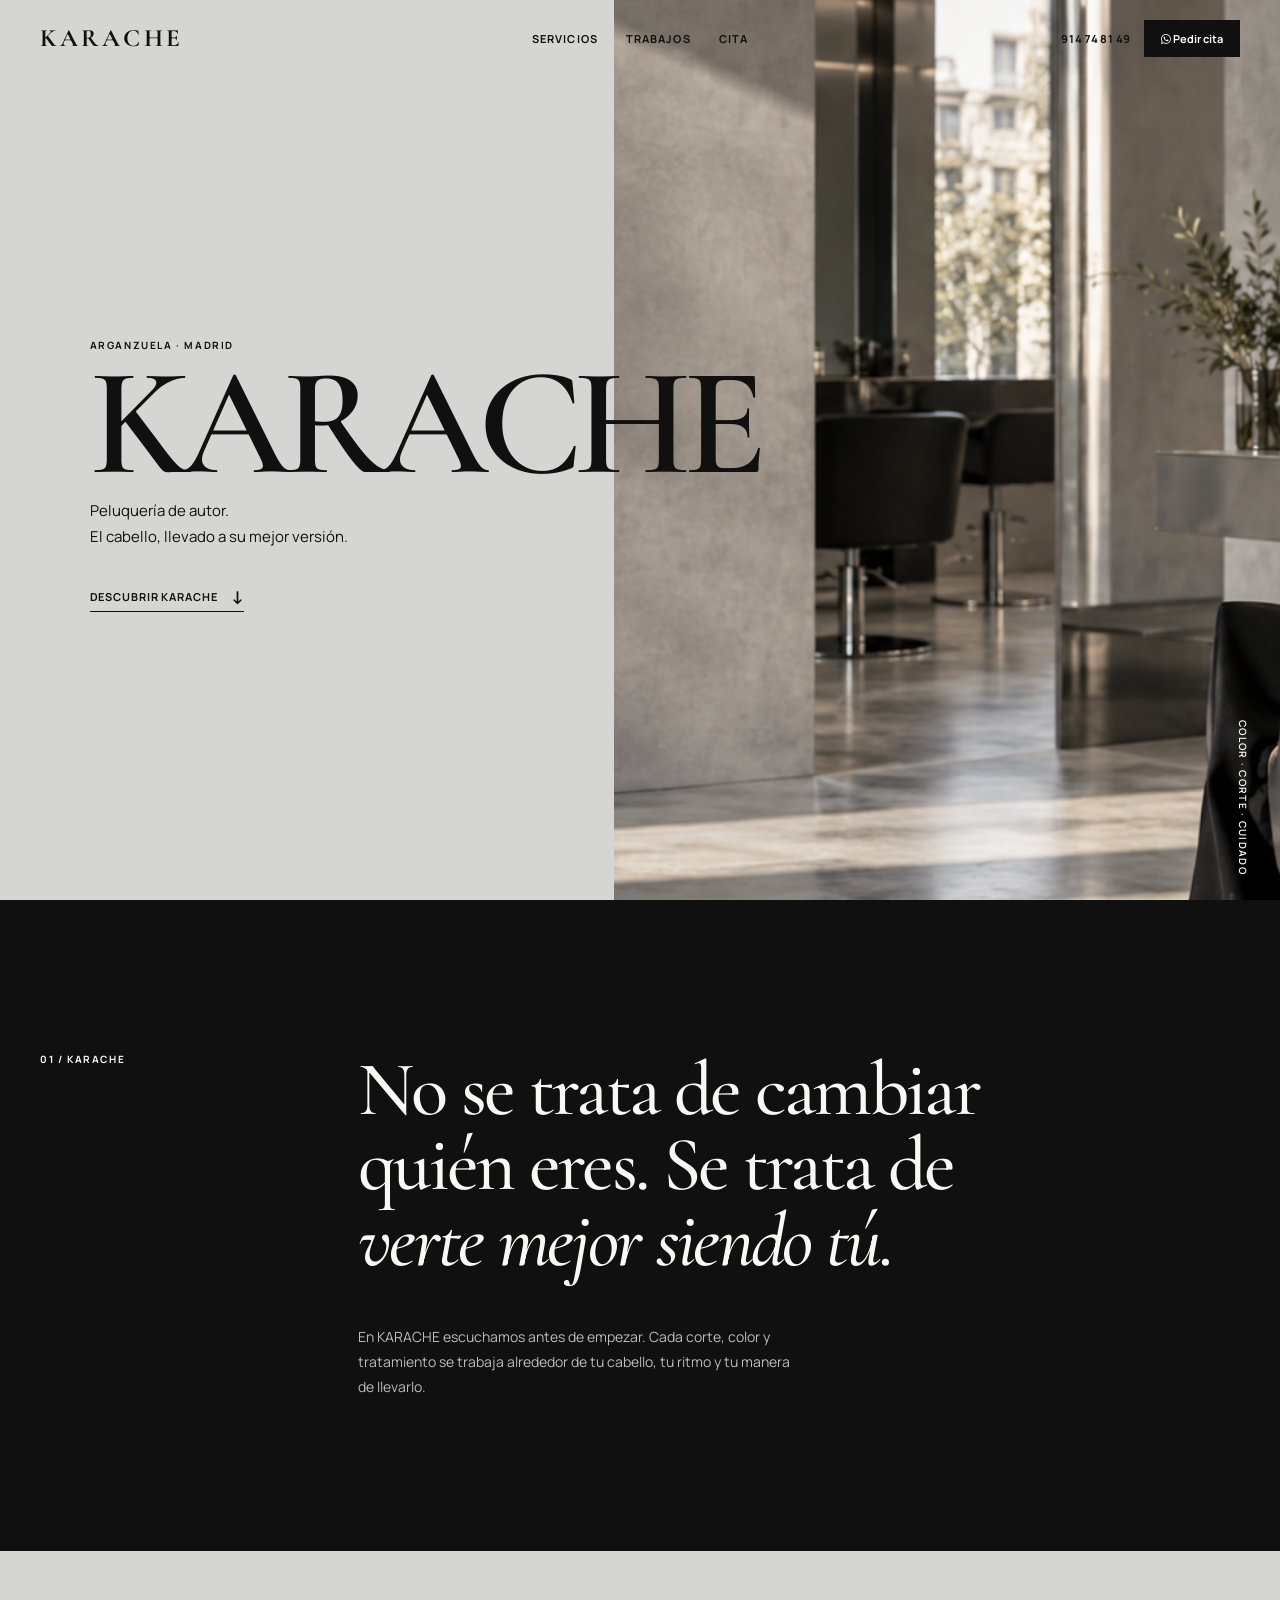
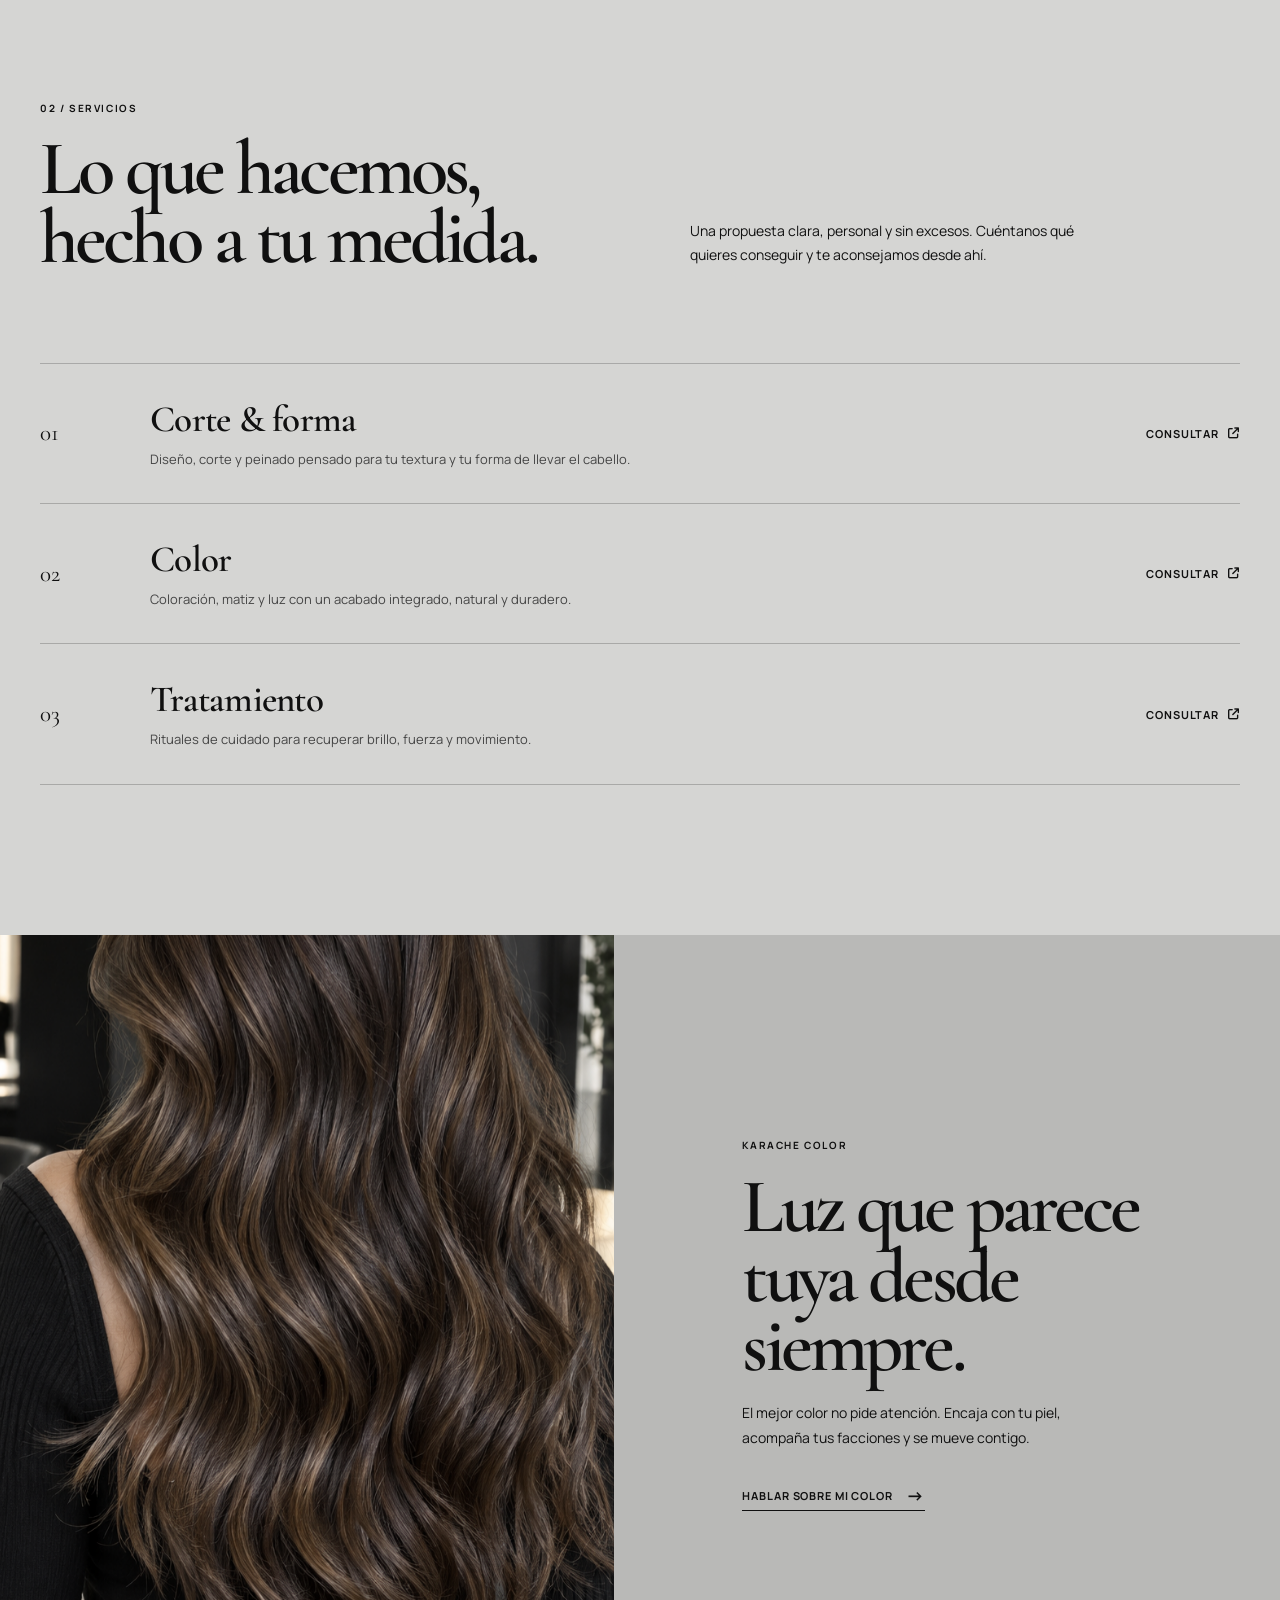
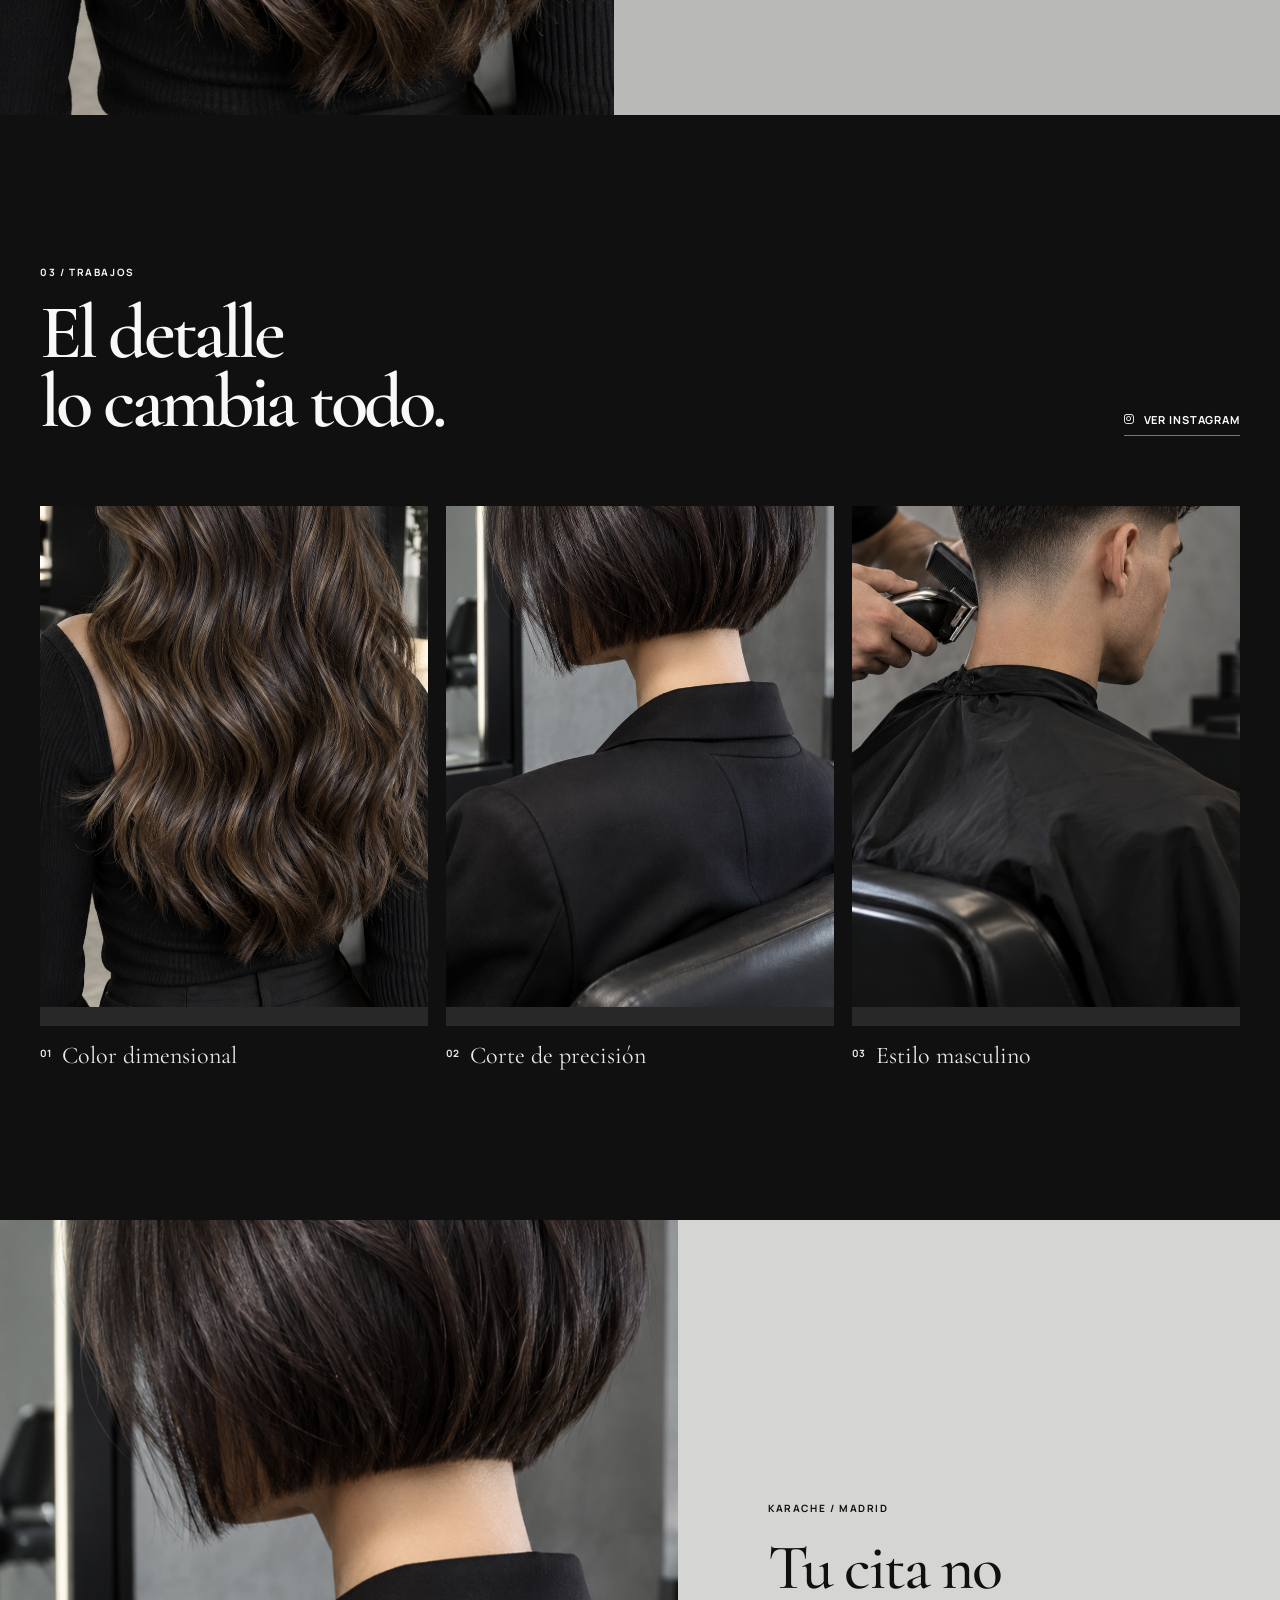
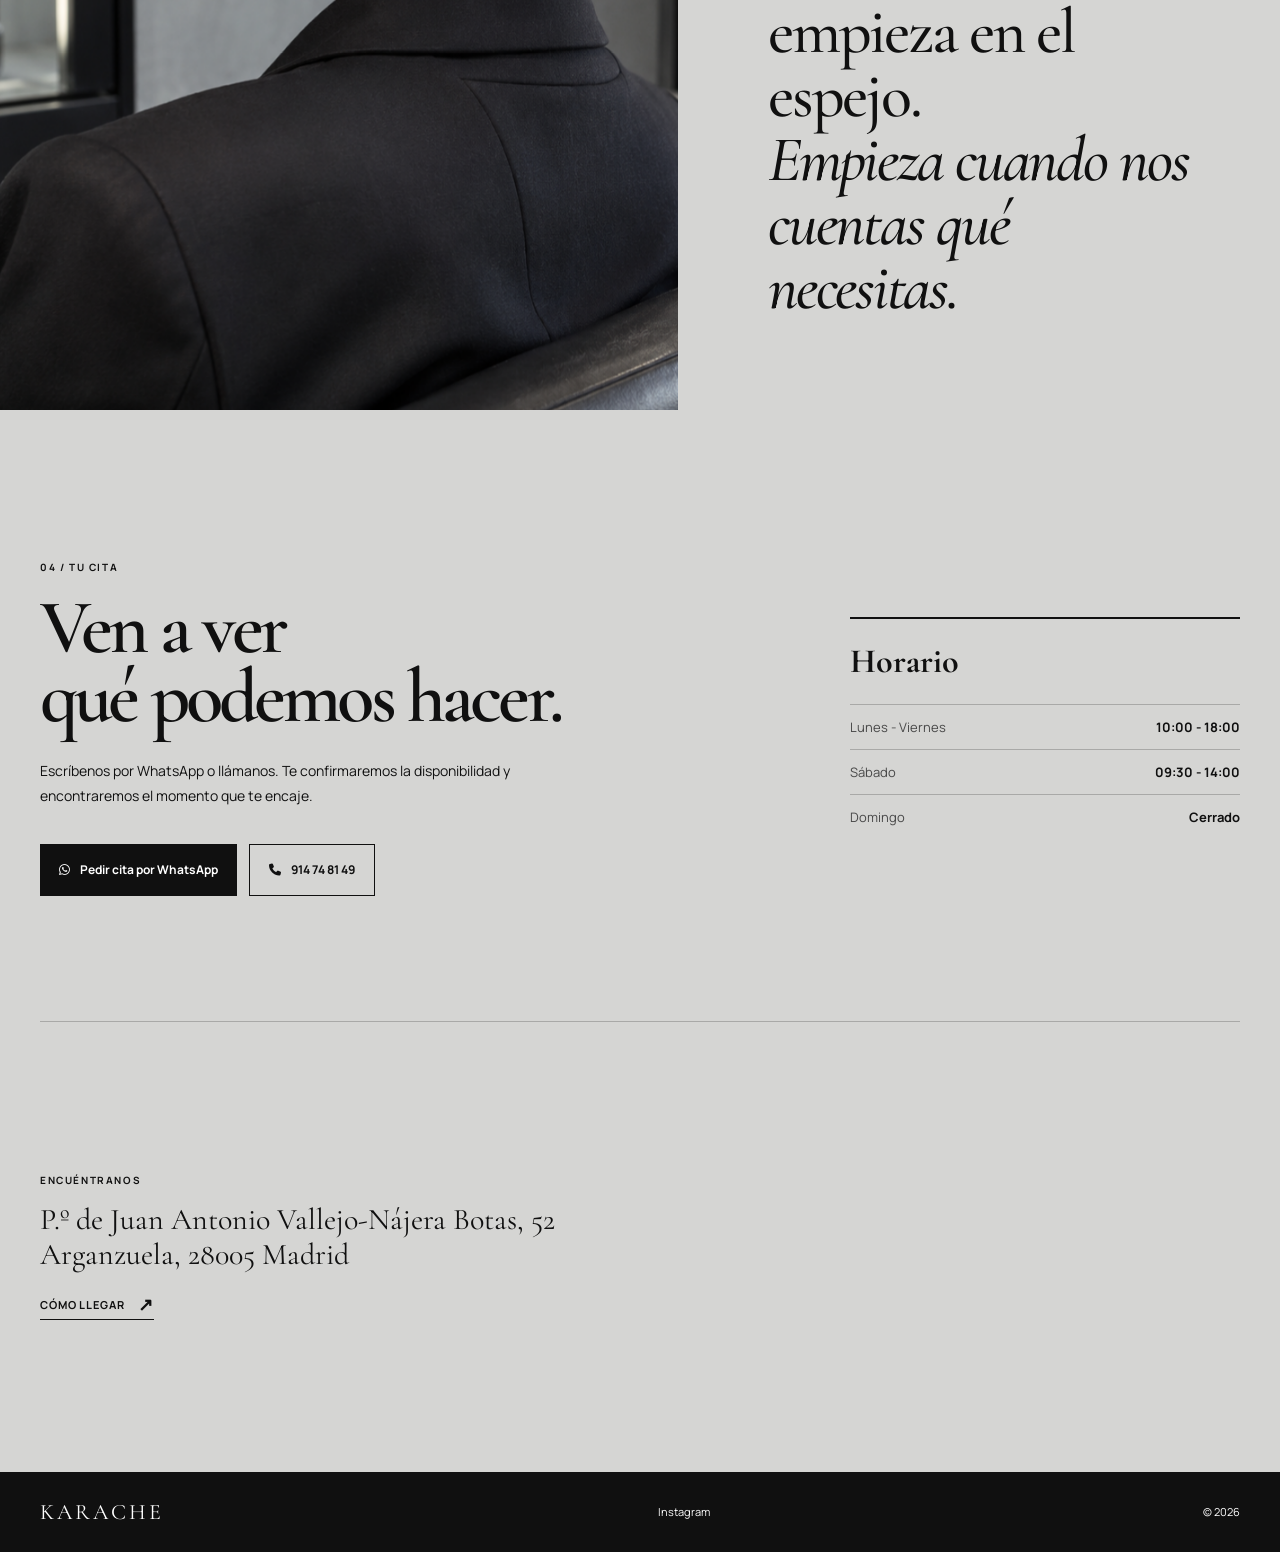
<file: demos/karache/index.html>
<!DOCTYPE html>
<html lang="es">
<head>
    <meta charset="UTF-8">
    <meta name="viewport" content="width=device-width, initial-scale=1.0">
    <meta name="theme-color" content="#d5d5d3">
    <title>KARACHE | Peluquería en Arganzuela, Madrid</title>
    <meta name="description" content="KARACHE, peluquería en Arganzuela, Madrid. Corte, color y cuidado del cabello. Pide tu cita por teléfono o WhatsApp.">
    <link rel="preload" href="karache-hero.png" as="image">
    <link rel="preconnect" href="https://fonts.googleapis.com">
    <link rel="preconnect" href="https://fonts.gstatic.com" crossorigin>
    <link href="https://fonts.googleapis.com/css2?family=Cormorant+Garamond:ital,wght@0,500;0,600;0,700;1,500&family=Manrope:wght@400;500;600;700&display=swap" rel="stylesheet">
    <link rel="stylesheet" href="https://cdnjs.cloudflare.com/ajax/libs/font-awesome/6.5.2/css/all.min.css">
    <link rel="stylesheet" href="PeluqueriaLandingParallax.css">
</head>
<body>
    <header class="site-header" id="top">
        <a class="brand" href="#inicio" aria-label="KARACHE, inicio">KARACHE</a>
        <nav class="desktop-nav" aria-label="Navegación principal">
            <a href="#servicios">Servicios</a>
            <a href="#galeria">Trabajos</a>
            <a href="#cita">Cita</a>
        </nav>
        <div class="header-actions">
            <a class="header-call" href="tel:+34914748149">914 74 81 49</a>
            <a class="header-book" href="https://wa.me/34914748149?text=Hola,%20quiero%20pedir%20una%20cita%20en%20KARACHE" target="_blank" rel="noopener noreferrer"><i class="fa-brands fa-whatsapp" aria-hidden="true"></i> Pedir cita</a>
            <button class="menu-button" type="button" aria-label="Abrir menú" aria-expanded="false"><span></span><span></span></button>
        </div>
        <nav class="mobile-nav" aria-label="Navegación móvil">
            <a href="#servicios">Servicios</a>
            <a href="#galeria">Trabajos</a>
            <a href="#cita">Pedir cita</a>
            <a href="https://www.instagram.com/peluqueriakarache/" target="_blank" rel="noopener noreferrer">Instagram</a>
        </nav>
    </header>

    <main id="inicio">
        <section class="hero scene">
            <div class="hero-copy reveal">
                <p class="overline">Arganzuela · Madrid</p>
                <h1>KARACHE</h1>
                <p class="hero-statement">Peluquería de autor.<br>El cabello, llevado a su mejor versión.</p>
                <a class="text-action" href="#cita">Descubrir KARACHE <span aria-hidden="true">↓</span></a>
            </div>
            <div class="hero-image-wrap">
                <img class="parallax-media hero-image" data-speed="0.22" src="karache-hero.png" alt="Cabello largo castaño en el interior de KARACHE" fetchpriority="high" width="1672" height="944">
            </div>
            <div class="hero-caption">Color · Corte · Cuidado</div>
        </section>

        <section class="manifesto section-black scene">
            <div class="container manifesto-grid">
                <p class="section-index reveal">01 / KARACHE</p>
                <div class="manifesto-copy reveal">
                    <p class="display-copy">No se trata de cambiar<br>quién eres. Se trata de<br><em>verte mejor siendo tú.</em></p>
                    <p class="body-copy">En KARACHE escuchamos antes de empezar. Cada corte, color y tratamiento se trabaja alrededor de tu cabello, tu ritmo y tu manera de llevarlo.</p>
                </div>
            </div>
        </section>

        <section id="servicios" class="services section-grey scene">
            <div class="container services-top">
                <div class="reveal"><p class="section-index">02 / SERVICIOS</p><h2>Lo que hacemos,<br>hecho a tu medida.</h2></div>
                <p class="services-intro reveal">Una propuesta clara, personal y sin excesos. Cuéntanos qué quieres conseguir y te aconsejamos desde ahí.</p>
            </div>
            <div class="services-list container">
                <article class="service-item reveal"><span>01</span><div><h3>Corte & forma</h3><p>Diseño, corte y peinado pensado para tu textura y tu forma de llevar el cabello.</p></div><a href="https://wa.me/34914748149?text=Hola,%20quiero%20consultar%20sobre%20corte%20y%20peinado%20en%20KARACHE" target="_blank" rel="noopener noreferrer" aria-label="Consultar corte y forma">Consultar <i class="fa-solid fa-arrow-up-right-from-square"></i></a></article>
                <article class="service-item reveal"><span>02</span><div><h3>Color</h3><p>Coloración, matiz y luz con un acabado integrado, natural y duradero.</p></div><a href="https://wa.me/34914748149?text=Hola,%20quiero%20consultar%20sobre%20color%20en%20KARACHE" target="_blank" rel="noopener noreferrer" aria-label="Consultar color">Consultar <i class="fa-solid fa-arrow-up-right-from-square"></i></a></article>
                <article class="service-item reveal"><span>03</span><div><h3>Tratamiento</h3><p>Rituales de cuidado para recuperar brillo, fuerza y movimiento.</p></div><a href="https://wa.me/34914748149?text=Hola,%20quiero%20consultar%20sobre%20tratamientos%20en%20KARACHE" target="_blank" rel="noopener noreferrer" aria-label="Consultar tratamiento">Consultar <i class="fa-solid fa-arrow-up-right-from-square"></i></a></article>
            </div>
        </section>

        <section class="feature scene">
            <div class="feature-image-wrap"><img class="parallax-media feature-image" data-speed="0.18" src="karache-balayage.png" alt="Cabello largo castaño con color dimensional" loading="lazy" width="1024" height="1536"></div>
            <div class="feature-copy reveal"><p class="section-index">KARACHE COLOR</p><h2>Luz que parece<br>tuya desde siempre.</h2><p>El mejor color no pide atención. Encaja con tu piel, acompaña tus facciones y se mueve contigo.</p><a class="text-action" href="#cita">Hablar sobre mi color <span aria-hidden="true">→</span></a></div>
        </section>

        <section id="galeria" class="gallery section-black">
            <div class="container gallery-heading reveal"><div><p class="section-index">03 / TRABAJOS</p><h2>El detalle<br>lo cambia todo.</h2></div><a class="instagram-link" href="https://www.instagram.com/peluqueriakarache/" target="_blank" rel="noopener noreferrer"><i class="fa-brands fa-instagram"></i> Ver Instagram</a></div>
            <div class="gallery-grid container">
                <figure class="gallery-card reveal"><div class="gallery-image"><img class="parallax-media" data-speed="0.12" src="karache-balayage.png" alt="Color dimensional en cabello largo" loading="lazy" width="1024" height="1536"></div><figcaption><span>01</span> Color dimensional</figcaption></figure>
                <figure class="gallery-card reveal"><div class="gallery-image"><img class="parallax-media" data-speed="0.15" src="karache-corte.png" alt="Corte bob de precisión" loading="lazy" width="1024" height="1536"></div><figcaption><span>02</span> Corte de precisión</figcaption></figure>
                <figure class="gallery-card reveal"><div class="gallery-image"><img class="parallax-media" data-speed="0.1" src="karache-barberia.png" alt="Corte masculino contemporáneo" loading="lazy" width="1024" height="1536"></div><figcaption><span>03</span> Estilo masculino</figcaption></figure>
            </div>
        </section>

        <section class="statement scene">
            <div class="statement-image-wrap"><img class="parallax-media statement-image" data-speed="0.2" src="karache-corte.png" alt="Corte contemporáneo en un salón de tonos grises" loading="lazy" width="1024" height="1536"></div>
            <div class="statement-copy reveal"><p class="section-index">KARACHE / MADRID</p><p class="statement-text">Tu cita no empieza en el espejo.<br><em>Empieza cuando nos cuentas qué necesitas.</em></p></div>
        </section>

        <section id="cita" class="appointment section-grey">
            <div class="container appointment-grid">
                <div class="appointment-copy reveal"><p class="section-index">04 / TU CITA</p><h2>Ven a ver<br>qué podemos hacer.</h2><p>Escríbenos por WhatsApp o llámanos. Te confirmaremos la disponibilidad y encontraremos el momento que te encaje.</p><div class="appointment-actions"><a class="button-dark" href="https://wa.me/34914748149?text=Hola,%20quiero%20pedir%20una%20cita%20en%20KARACHE" target="_blank" rel="noopener noreferrer"><i class="fa-brands fa-whatsapp"></i> Pedir cita por WhatsApp</a><a class="button-outline" href="tel:+34914748149"><i class="fa-solid fa-phone"></i> 914 74 81 49</a></div></div>
                <div class="hours reveal"><h3>Horario</h3><div><span>Lunes - Viernes</span><b>10:00 - 18:00</b></div><div><span>Sábado</span><b>09:30 - 14:00</b></div><div class="closed"><span>Domingo</span><b>Cerrado</b></div></div>
            </div>
            <div class="container location reveal"><div><p class="section-index">ENCUÉNTRANOS</p><p>P.º de Juan Antonio Vallejo-Nájera Botas, 52<br>Arganzuela, 28005 Madrid</p><a class="text-action dark-action" href="https://www.google.com/maps/search/?api=1&query=Paseo%20de%20Juan%20Antonio%20Vallejo-N%C3%A1jera%20Botas%2C%2052%2C%20Arganzuela%2C%2028005%20Madrid" target="_blank" rel="noopener noreferrer">Cómo llegar <span aria-hidden="true">↗</span></a></div><div class="map-frame"><iframe title="Ubicación de KARACHE en Arganzuela" src="https://www.google.com/maps?q=Paseo%20de%20Juan%20Antonio%20Vallejo-N%C3%A1jera%20Botas%2C%2052%2C%20Arganzuela%2C%2028005%20Madrid&output=embed" loading="lazy" referrerpolicy="no-referrer-when-downgrade" allowfullscreen></iframe></div></div>
        </section>
    </main>

    <footer class="footer"><div class="container"><span class="footer-brand">KARACHE</span><a href="https://www.instagram.com/peluqueriakarache/" target="_blank" rel="noopener noreferrer">Instagram</a><span>© 2026</span></div></footer>
    <nav class="mobile-bar" aria-label="Contacto rápido"><a href="tel:+34914748149"><i class="fa-solid fa-phone"></i><span>Llamar</span></a><a href="https://wa.me/34914748149?text=Hola,%20quiero%20pedir%20una%20cita%20en%20KARACHE" target="_blank" rel="noopener noreferrer"><i class="fa-brands fa-whatsapp"></i><span>WhatsApp</span></a><a href="https://www.google.com/maps/search/?api=1&query=Paseo%20de%20Juan%20Antonio%20Vallejo-N%C3%A1jera%20Botas%2C%2052%2C%20Arganzuela%2C%2028005%20Madrid" target="_blank" rel="noopener noreferrer"><i class="fa-solid fa-location-arrow"></i><span>Cómo llegar</span></a></nav>

    <script>
        const header = document.querySelector('.site-header');
        const menuButton = document.querySelector('.menu-button');
        const mobileNav = document.querySelector('.mobile-nav');
        const reducedMotion = window.matchMedia('(prefers-reduced-motion: reduce)');
        const desktop = window.matchMedia('(min-width: 768px)');
        const media = [...document.querySelectorAll('.parallax-media')];

        const closeMenu = () => { mobileNav.classList.remove('is-open'); menuButton.setAttribute('aria-expanded', 'false'); };
        menuButton.addEventListener('click', () => { const open = mobileNav.classList.toggle('is-open'); menuButton.setAttribute('aria-expanded', String(open)); });
        mobileNav.querySelectorAll('a').forEach((link) => link.addEventListener('click', closeMenu));
        document.addEventListener('keydown', (event) => { if (event.key === 'Escape') closeMenu(); });

        if ('IntersectionObserver' in window && !reducedMotion.matches) {
            const observer = new IntersectionObserver((entries) => entries.forEach((entry) => { if (entry.isIntersecting) { entry.target.classList.add('is-visible'); observer.unobserve(entry.target); } }), { threshold: 0.1, rootMargin: '0px 0px -5% 0px' });
            document.querySelectorAll('.reveal').forEach((element) => observer.observe(element));
        }

        let frame;
        const update = () => {
            header.classList.toggle('is-scrolled', window.scrollY > 24);
            if (desktop.matches && !reducedMotion.matches) {
                media.forEach((image) => {
                    const frameElement = image.closest('.hero-image-wrap, .feature-image-wrap, .gallery-image, .statement-image-wrap');
                    const bounds = frameElement.getBoundingClientRect();
                    const distance = bounds.top + bounds.height / 2 - window.innerHeight / 2;
                    const movement = Math.max(-112, Math.min(112, -distance * Number(image.dataset.speed)));
                    image.style.transform = `translate3d(0, ${movement}px, 0) scale(1.15)`;
                });
            } else { media.forEach((image) => { image.style.transform = ''; }); }
            frame = undefined;
        };
        const requestUpdate = () => { if (!frame) frame = requestAnimationFrame(update); };
        window.addEventListener('scroll', requestUpdate, { passive: true });
        window.addEventListener('resize', requestUpdate, { passive: true });
        desktop.addEventListener('change', requestUpdate);
        requestUpdate();
    </script>
</body>
</html>
</file>
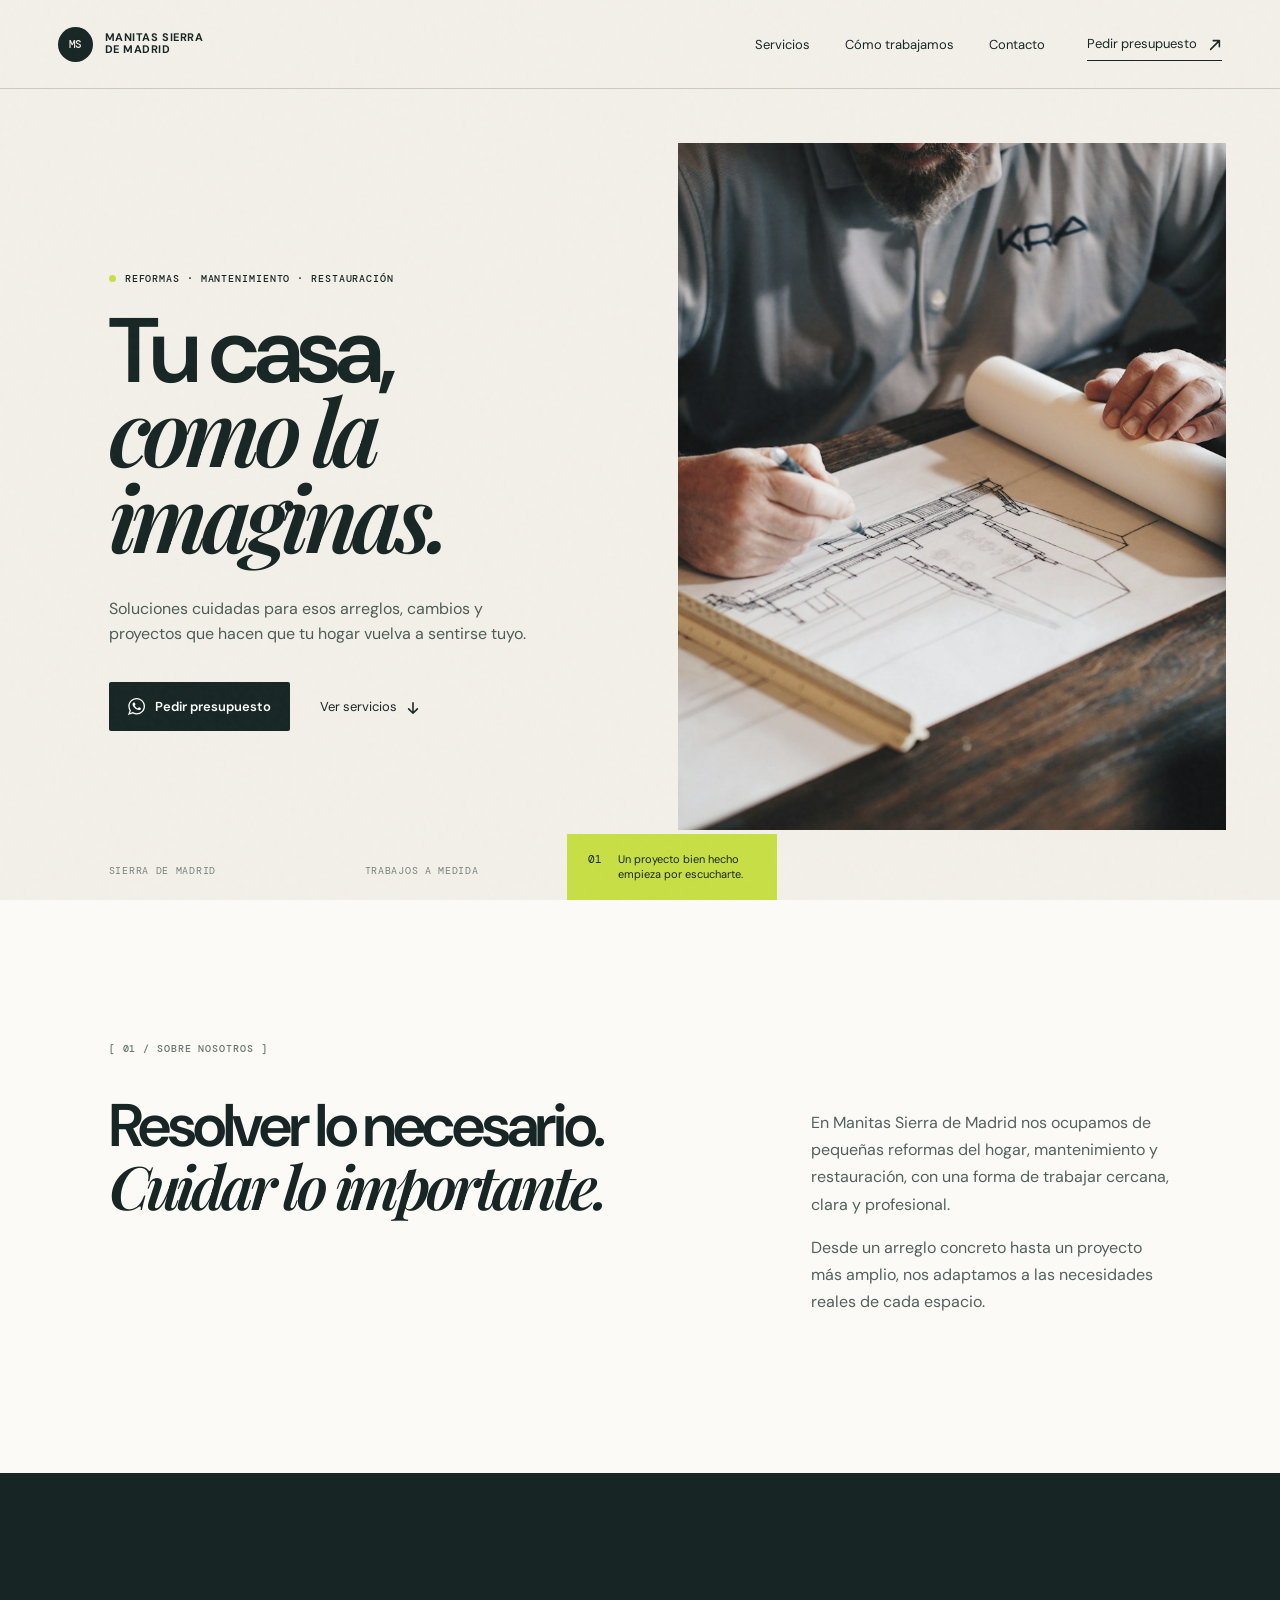
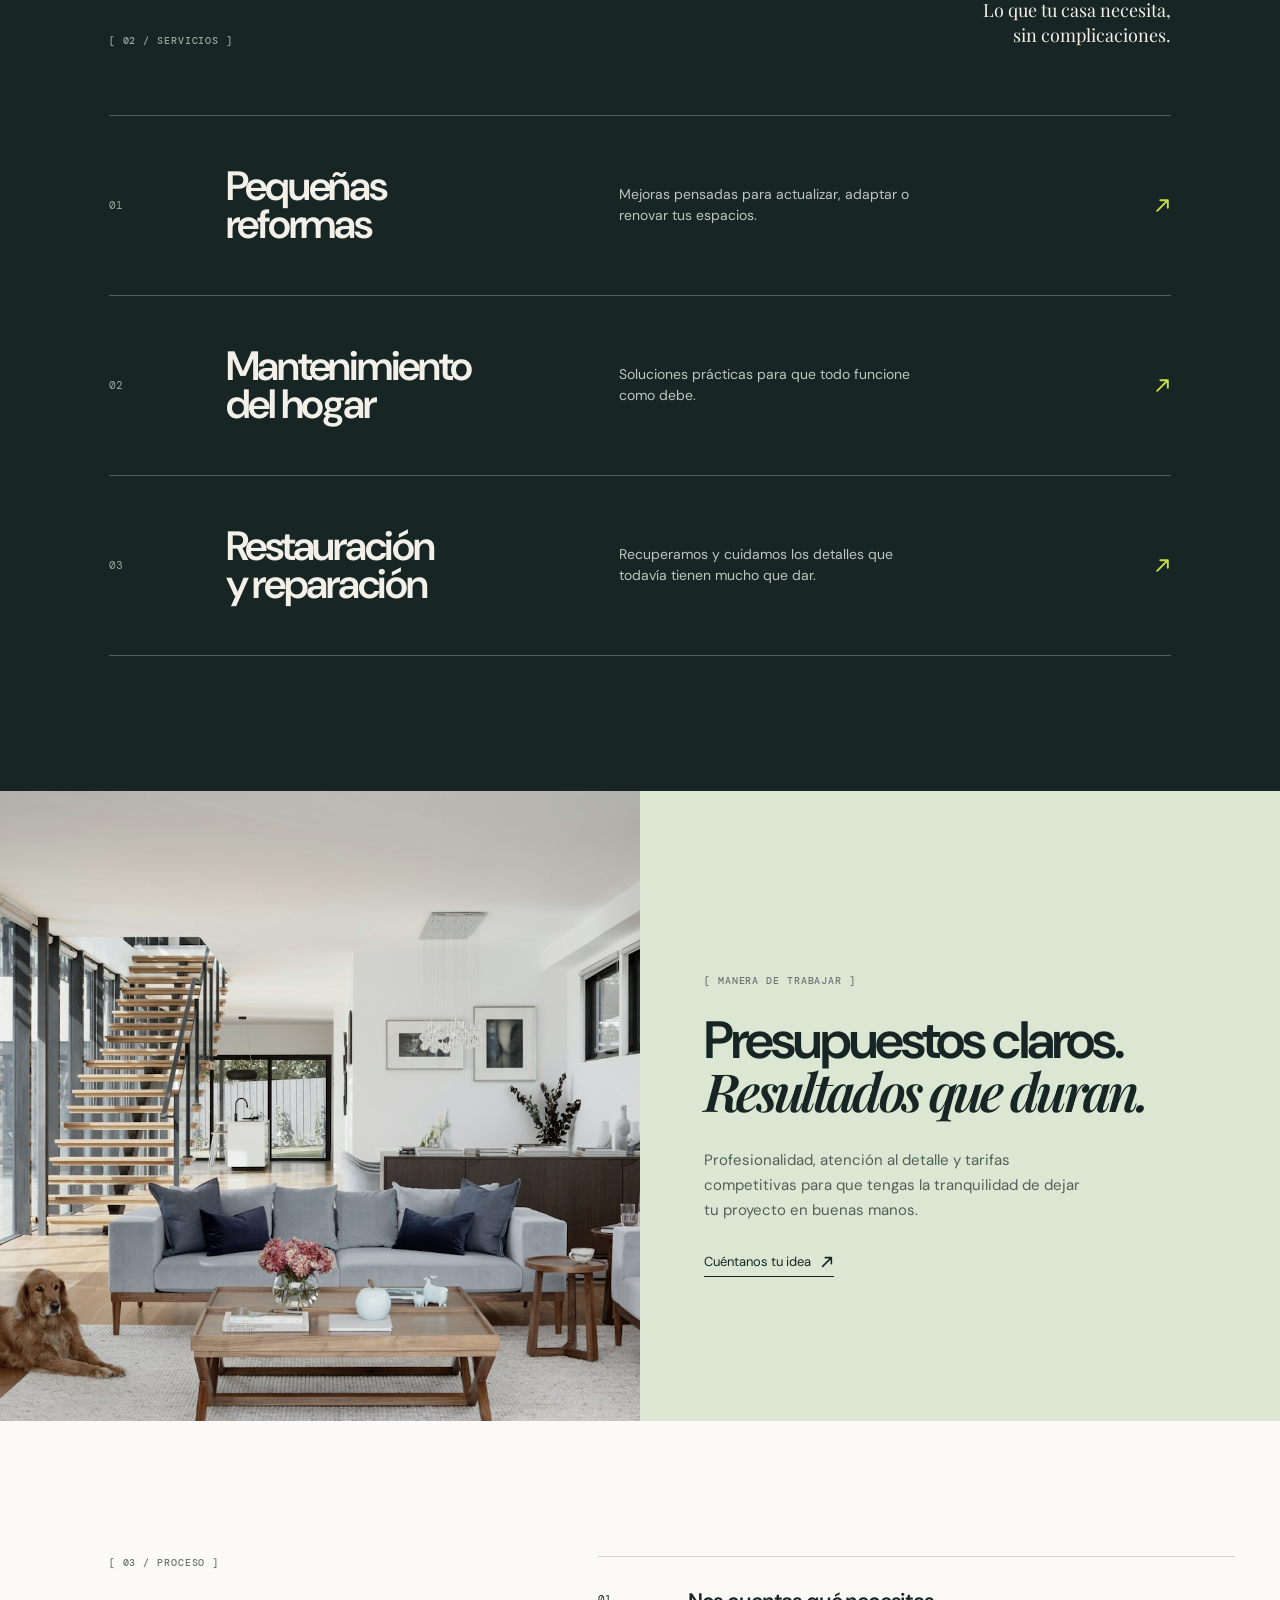
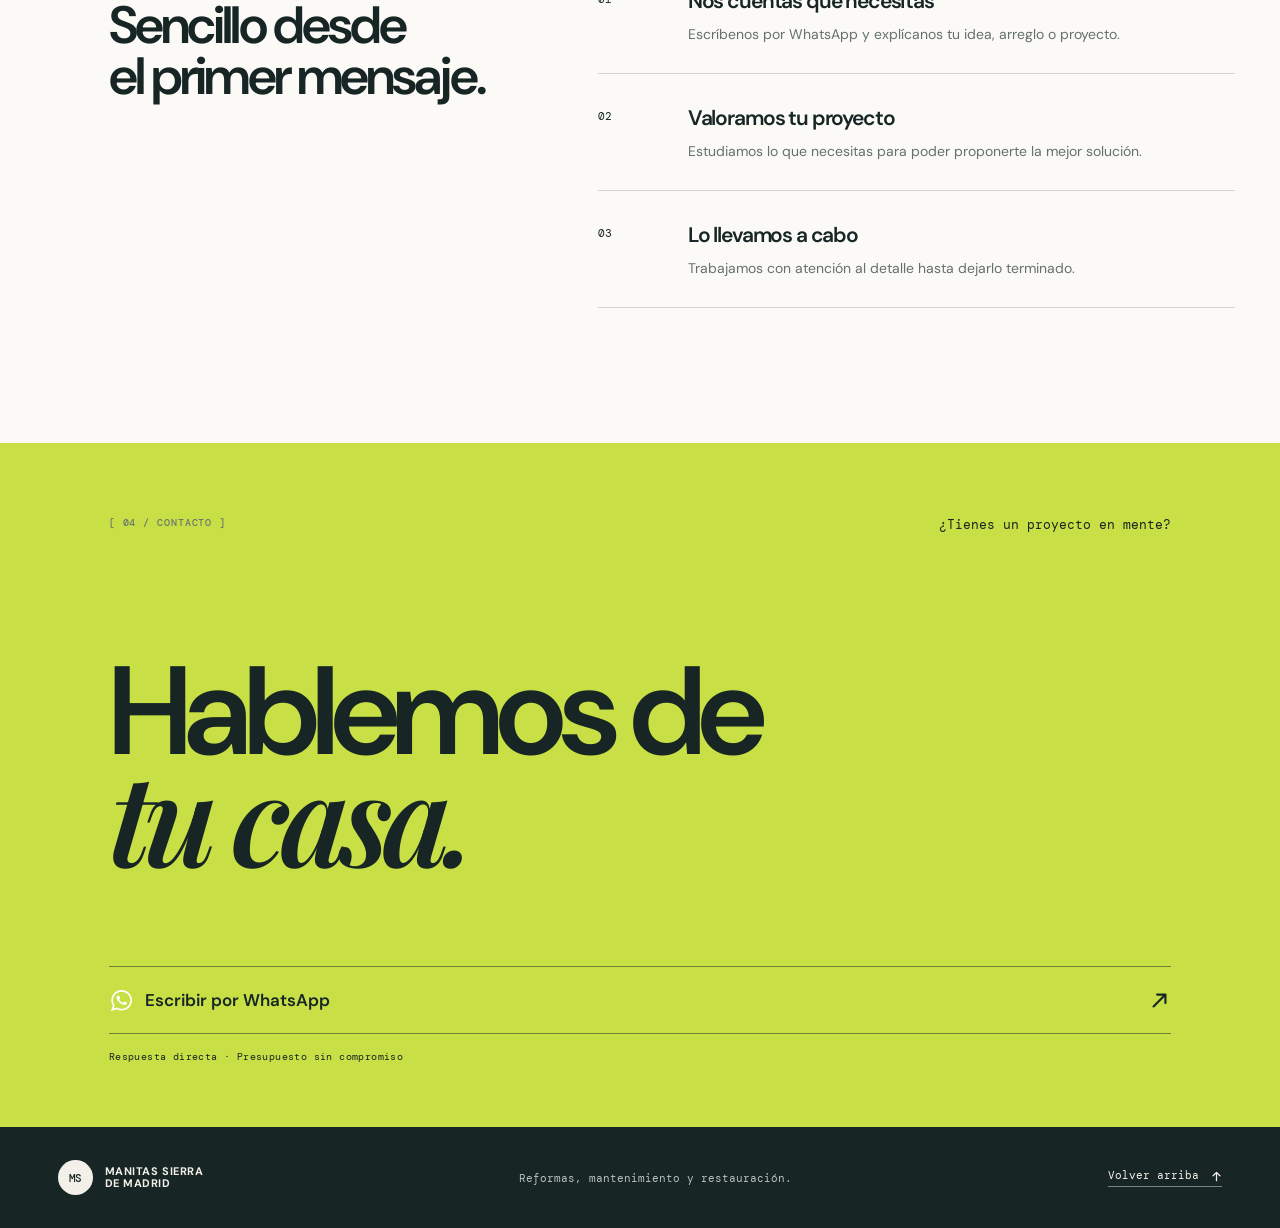
<file: demos/manitas-sierra-madrid/index.html>
<!doctype html>
<html lang="es">
<head>
  <meta charset="utf-8">
  <meta name="viewport" content="width=device-width, initial-scale=1">
  <meta name="description" content="Manitas Sierra de Madrid — pequeñas reformas, mantenimiento y restauración.">
  <title>Manitas Sierra de Madrid | Reformas y mantenimiento</title>
  <link rel="preconnect" href="https://fonts.googleapis.com">
  <link rel="preconnect" href="https://fonts.gstatic.com" crossorigin>
  <link href="https://fonts.googleapis.com/css2?family=DM+Mono:wght@400;500&family=DM+Sans:opsz,wght@9..40,400;9..40,500;9..40,600;9..40,700&family=Playfair+Display:ital,wght@0,600;0,700;1,600&display=swap" rel="stylesheet">
  <link rel="stylesheet" href="styles.css">
</head>
<body>
  <div class="grain" aria-hidden="true"></div>
  <header class="header" id="inicio">
    <a class="brand" href="#inicio" aria-label="Manitas Sierra de Madrid, inicio"><span>MS</span><b>Manitas Sierra<br>de Madrid</b></a>
    <nav class="desktop-nav" aria-label="Navegación principal">
      <a href="#servicios">Servicios</a><a href="#proceso">Cómo trabajamos</a><a href="#contacto">Contacto</a>
    </nav>
    <a class="header-cta" href="https://wa.me/34655797040?text=Hola%2C%20me%20gustar%C3%ADa%20pedir%20un%20presupuesto." target="_blank" rel="noopener noreferrer">Pedir presupuesto <svg class="arrow-icon" viewBox="0 0 16 16" aria-hidden="true"><path d="M3 13 13 3M6 3h7v7"/></svg></a>
    <button class="menu" type="button" aria-label="Abrir menú" aria-expanded="false"><i></i><i></i></button>
  </header>

  <nav class="mobile-nav" aria-label="Navegación móvil">
    <a href="#servicios">Servicios</a><a href="#proceso">Cómo trabajamos</a><a href="#contacto">Contacto</a>
    <a class="mobile-whatsapp" href="https://wa.me/34655797040?text=Hola%2C%20me%20gustar%C3%ADa%20pedir%20un%20presupuesto." target="_blank" rel="noopener noreferrer">Pedir presupuesto por WhatsApp <svg class="arrow-icon" viewBox="0 0 16 16" aria-hidden="true"><path d="M3 13 13 3M6 3h7v7"/></svg></a>
  </nav>

  <main>
    <section class="hero">
      <div class="hero-copy">
        <p class="eyebrow"><span></span> Reformas · Mantenimiento · Restauración</p>
        <h1>Tu casa,<br><em>como la imaginas.</em></h1>
        <p class="hero-intro">Soluciones cuidadas para esos arreglos, cambios y proyectos que hacen que tu hogar vuelva a sentirse tuyo.</p>
        <div class="hero-actions">
          <a class="button button-dark" href="https://wa.me/34655797040?text=Hola%2C%20me%20gustar%C3%ADa%20pedir%20un%20presupuesto." target="_blank" rel="noopener noreferrer"><img class="whatsapp-icon" src="assets/whatsapp.svg" alt="" aria-hidden="true"> Pedir presupuesto</a>
          <a class="text-link" href="#servicios">Ver servicios <svg class="arrow-icon" viewBox="0 0 16 16" aria-hidden="true"><path d="M8 2v12M3 9l5 5 5-5"/></svg></a>
        </div>
      </div>
      <div class="hero-image-wrap">
        <div class="hero-image"></div>
        <div class="image-caption"><span>01</span><p>Un proyecto bien hecho<br>empieza por escucharte.</p></div>
      </div>
      <div class="hero-footer"><span>SIERRA DE MADRID</span><span>TRABAJOS A MEDIDA</span><span></span></div>
    </section>

    <section class="intro" id="nosotros">
      <p class="section-label">[ 01 / SOBRE NOSOTROS ]</p>
      <div class="intro-content">
        <h2>Resolver lo necesario.<br><em>Cuidar lo importante.</em></h2>
        <div><p>En Manitas Sierra de Madrid nos ocupamos de pequeñas reformas del hogar, mantenimiento y restauración, con una forma de trabajar cercana, clara y profesional.</p><p>Desde un arreglo concreto hasta un proyecto más amplio, nos adaptamos a las necesidades reales de cada espacio.</p></div>
      </div>
    </section>

    <section class="services" id="servicios">
      <div class="services-heading"><p class="section-label">[ 02 / SERVICIOS ]</p><p>Lo que tu casa necesita,<br>sin complicaciones.</p></div>
      <div class="service-list">
        <article class="service reveal"><span>01</span><h3>Pequeñas<br>reformas</h3><p>Mejoras pensadas para actualizar, adaptar o renovar tus espacios.</p><svg class="arrow-icon" viewBox="0 0 16 16" aria-hidden="true"><path d="M3 13 13 3M6 3h7v7"/></svg></article>
        <article class="service reveal"><span>02</span><h3>Mantenimiento<br>del hogar</h3><p>Soluciones prácticas para que todo funcione como debe.</p><svg class="arrow-icon" viewBox="0 0 16 16" aria-hidden="true"><path d="M3 13 13 3M6 3h7v7"/></svg></article>
        <article class="service reveal"><span>03</span><h3>Restauración<br>y reparación</h3><p>Recuperamos y cuidamos los detalles que todavía tienen mucho que dar.</p><svg class="arrow-icon" viewBox="0 0 16 16" aria-hidden="true"><path d="M3 13 13 3M6 3h7v7"/></svg></article>
      </div>
    </section>

    <section class="statement">
      <div class="statement-photo"></div>
      <div class="statement-copy"><p class="section-label">[ MANERA DE TRABAJAR ]</p><h2>Presupuestos claros.<br><em>Resultados que duran.</em></h2><p>Profesionalidad, atención al detalle y tarifas competitivas para que tengas la tranquilidad de dejar tu proyecto en buenas manos.</p><a href="https://wa.me/34655797040?text=Hola%2C%20me%20gustar%C3%ADa%20pedir%20un%20presupuesto." target="_blank" rel="noopener noreferrer" class="text-link">Cuéntanos tu idea <svg class="arrow-icon" viewBox="0 0 16 16" aria-hidden="true"><path d="M3 13 13 3M6 3h7v7"/></svg></a></div>
    </section>

    <section class="process" id="proceso">
      <div class="process-title"><p class="section-label">[ 03 / PROCESO ]</p><h2>Sencillo desde<br>el primer mensaje.</h2></div>
      <ol>
        <li><span>01</span><div><h3>Nos cuentas qué necesitas</h3><p>Escríbenos por WhatsApp y explícanos tu idea, arreglo o proyecto.</p></div></li>
        <li><span>02</span><div><h3>Valoramos tu proyecto</h3><p>Estudiamos lo que necesitas para poder proponerte la mejor solución.</p></div></li>
        <li><span>03</span><div><h3>Lo llevamos a cabo</h3><p>Trabajamos con atención al detalle hasta dejarlo terminado.</p></div></li>
      </ol>
    </section>

    <section class="contact" id="contacto">
      <div class="contact-top"><p class="section-label">[ 04 / CONTACTO ]</p><p>¿Tienes un proyecto en mente?</p></div>
      <h2>Hablemos de<br><em>tu casa.</em></h2>
      <a class="contact-button" href="https://wa.me/34655797040?text=Hola%2C%20me%20gustar%C3%ADa%20pedir%20un%20presupuesto." target="_blank" rel="noopener noreferrer"><img class="whatsapp-icon" src="assets/whatsapp.svg" alt="" aria-hidden="true"><span>Escribir por WhatsApp</span><svg class="arrow-icon" viewBox="0 0 16 16" aria-hidden="true"><path d="M3 13 13 3M6 3h7v7"/></svg></a>
      <p class="contact-note">Respuesta directa · Presupuesto sin compromiso</p>
    </section>
  </main>

  <footer><a class="brand" href="#inicio"><span>MS</span><b>Manitas Sierra<br>de Madrid</b></a><p>Reformas, mantenimiento y restauración.</p><a href="#inicio">Volver arriba <svg class="arrow-icon" viewBox="0 0 16 16" aria-hidden="true"><path d="M8 14V2M3 7l5-5 5 5"/></svg></a></footer>
  <script src="script.js"></script>
</body>
</html>
</file>
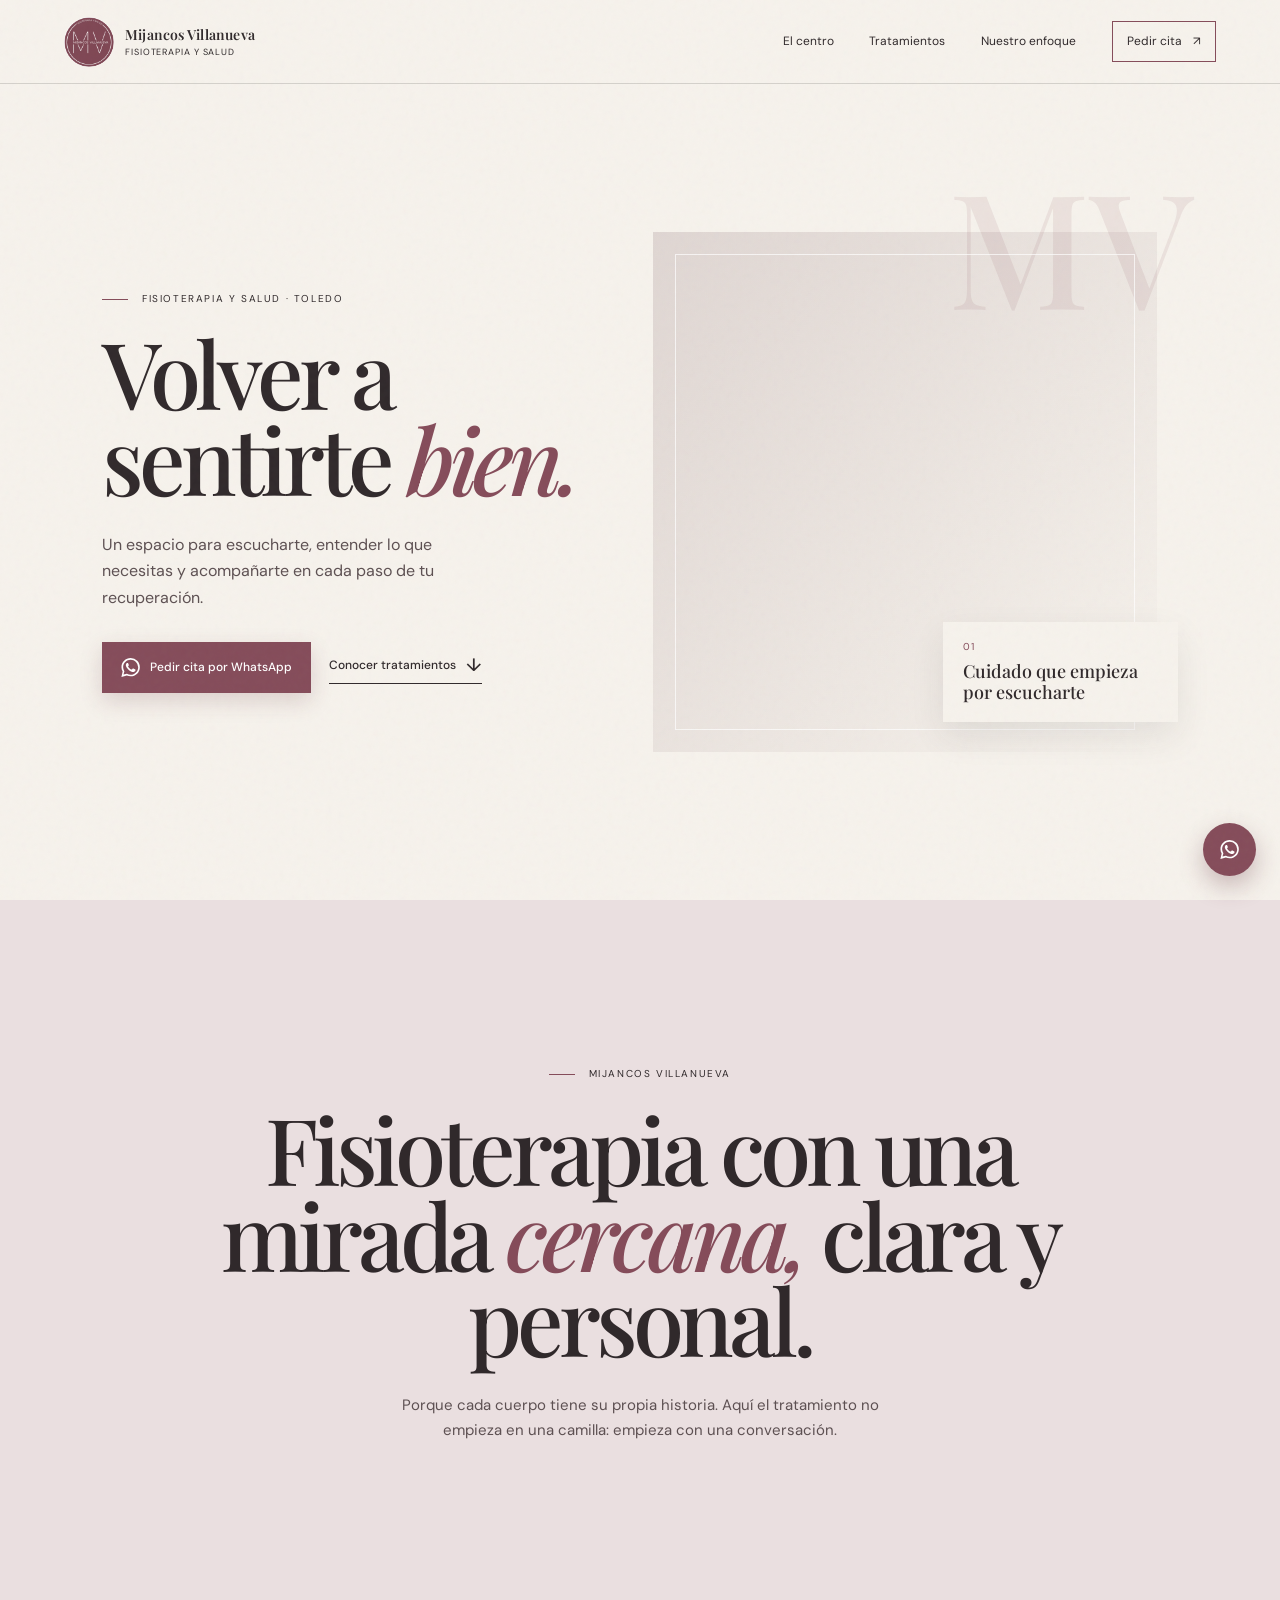
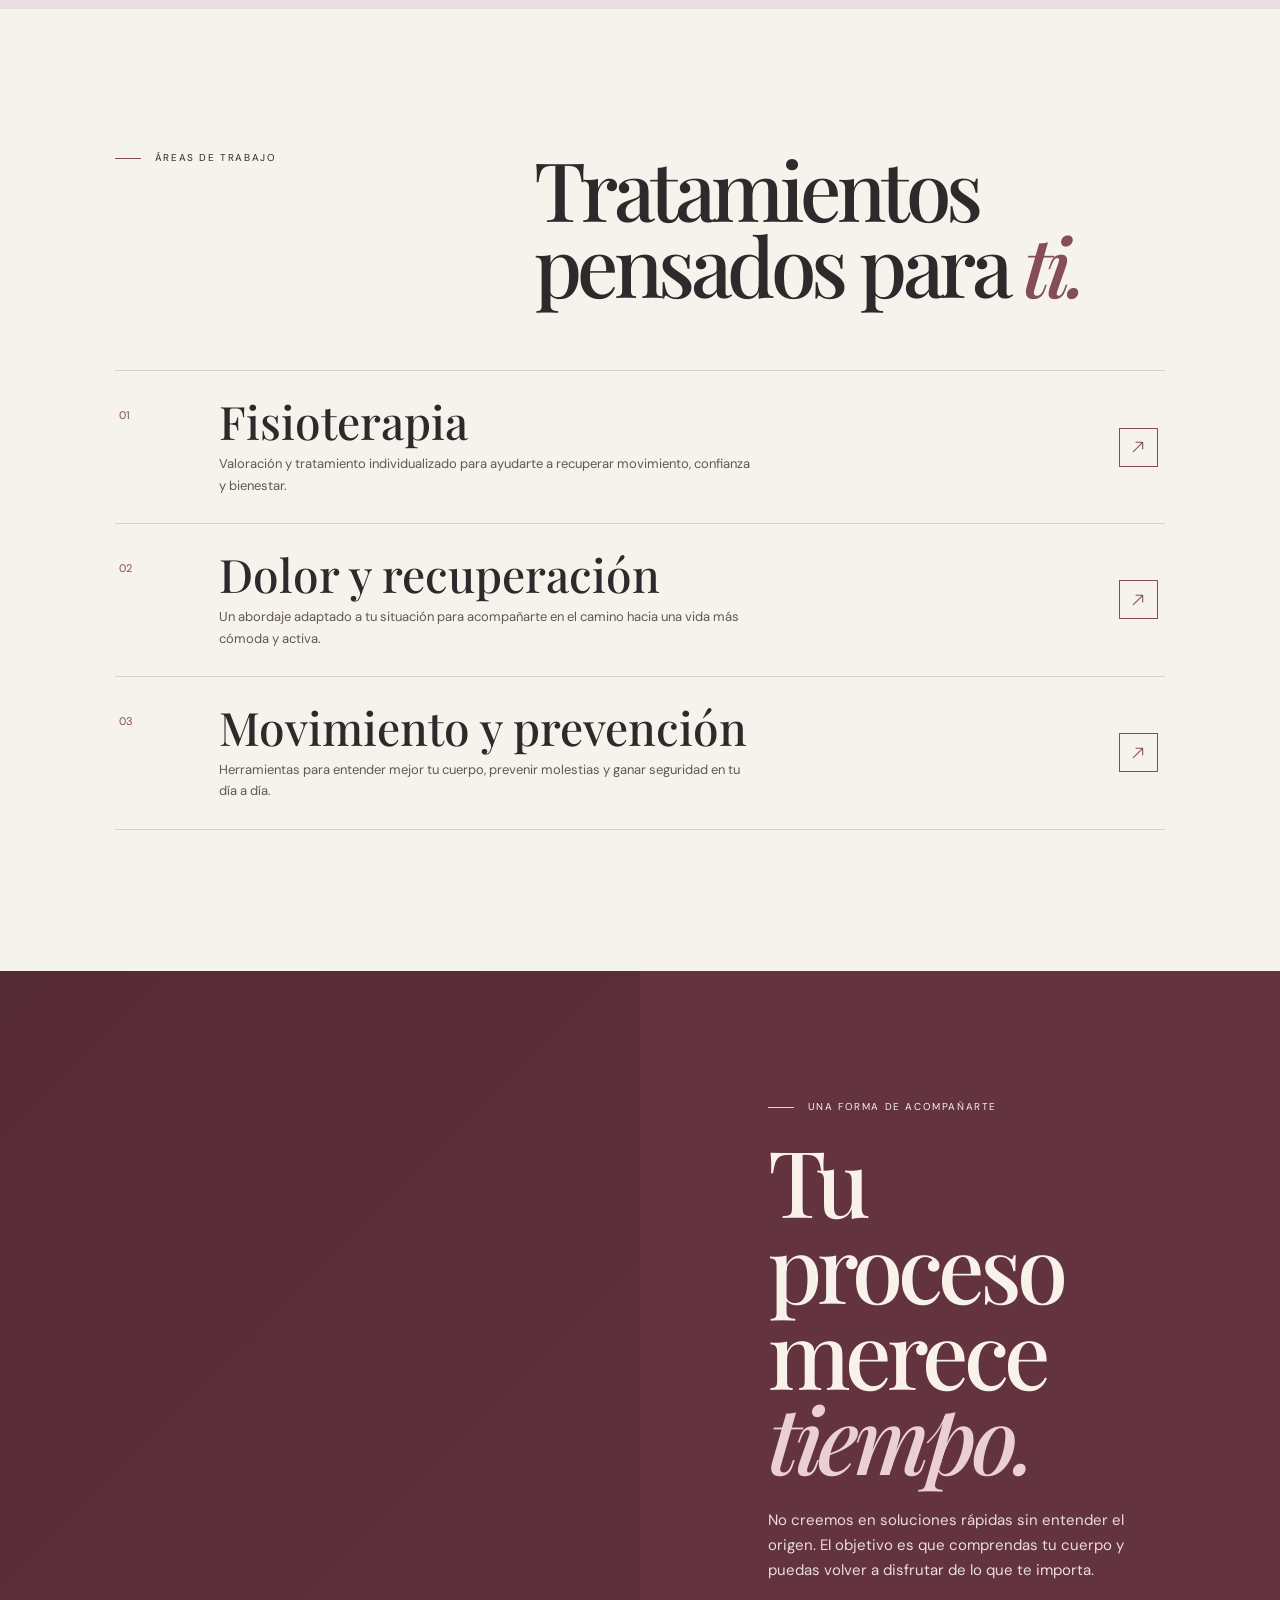
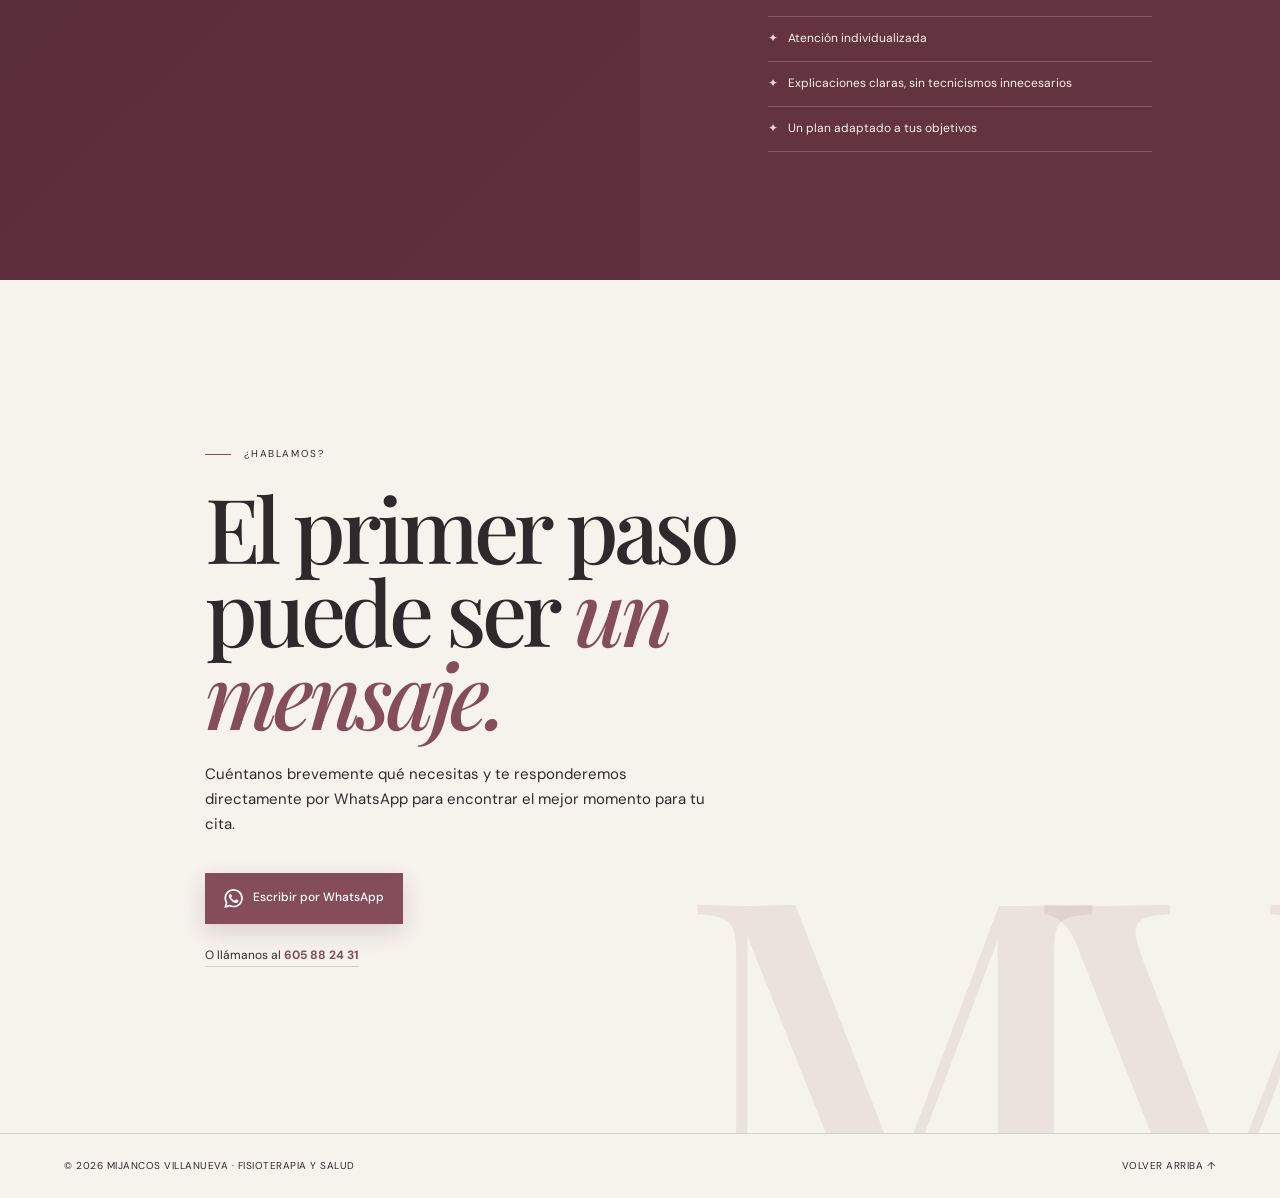
<file: demos/mijancos-villanueva/index.html>
<!doctype html>
<html lang="es">
<head>
  <meta charset="UTF-8">
  <meta name="viewport" content="width=device-width, initial-scale=1.0">
  <meta name="description" content="Mijancos Villanueva · Fisioterapia y Salud en Toledo.">
  <title>Mijancos Villanueva · Fisioterapia y Salud</title>
  <link rel="preconnect" href="https://fonts.googleapis.com">
  <link rel="preconnect" href="https://fonts.gstatic.com" crossorigin>
  <link href="https://fonts.googleapis.com/css2?family=DM+Sans:wght@400;500;600&family=Playfair+Display:ital,wght@0,500;0,600;0,700;1,500&display=swap" rel="stylesheet">
  <link rel="stylesheet" href="styles.css">
  <link rel="stylesheet" href="mobile-fix.css">
</head>
<body>
  <header class="header">
    <a class="brand" href="#inicio" aria-label="Mijancos Villanueva, inicio">
      <img src="assets/logo-mijancos-villanueva.jpg" alt="Logo de Mijancos Villanueva Fisioterapia y Salud">
      <span><b>Mijancos Villanueva</b><small>Fisioterapia y Salud</small></span>
    </a>
    <button class="menu-toggle" type="button" aria-label="Abrir menú" aria-expanded="false"><i></i><i></i></button>
    <nav class="nav" aria-label="Navegación principal">
      <a href="#centro">El centro</a>
      <a href="#tratamientos">Tratamientos</a>
      <a href="#acompanamiento">Nuestro enfoque</a>
      <a class="nav-cta" href="https://wa.me/34605882431?text=Hola%2C%20me%20gustar%C3%ADa%20pedir%20una%20cita." target="_blank" rel="noopener noreferrer">Pedir cita <span>↗</span></a>
    </nav>
  </header>

  <main id="inicio">
    <section class="hero" aria-labelledby="hero-title">
      <div class="hero-copy reveal">
        <p class="eyebrow"><span></span> Fisioterapia y salud · Toledo</p>
        <h1 id="hero-title">Volver a sentirte <em>bien.</em></h1>
        <p class="hero-text">Un espacio para escucharte, entender lo que necesitas y acompañarte en cada paso de tu recuperación.</p>
        <div class="hero-actions">
          <a class="button button-primary" href="https://wa.me/34605882431?text=Hola%2C%20me%20gustar%C3%ADa%20pedir%20una%20cita." target="_blank" rel="noopener noreferrer">
            <svg viewBox="0 0 24 24" aria-hidden="true"><path d="M20.5 3.5A11.6 11.6 0 0 0 12.2.1C5.8.1.6 5.2.6 11.6c0 2 .5 3.9 1.5 5.6L.5 23.9l6.9-1.7a11.5 11.5 0 0 0 4.8 1c6.4 0 11.6-5.2 11.6-11.6 0-3.1-1.2-6-3.3-8.1ZM12.2 21.2c-1.6 0-3.2-.4-4.6-1.2l-.3-.2-4.1 1 1.1-4-.2-.4a9.5 9.5 0 0 1-1.4-4.9c0-5.2 4.2-9.4 9.5-9.4 2.5 0 4.9 1 6.7 2.8a9.4 9.4 0 0 1 2.8 6.7c0 5.2-4.3 9.6-9.5 9.6Zm5.2-7.1c-.3-.2-1.8-.9-2-.9s-.4-.1-.6.2c-.2.3-.7.9-.9 1.1-.2.2-.3.2-.6.1-1.8-.9-3-1.6-4.2-3.7-.3-.5.3-.5.8-1.6.1-.2 0-.4 0-.5l-.9-2.1c-.2-.5-.4-.4-.6-.4h-.5c-.2 0-.5.1-.8.4-.3.3-1 1-1 2.5s1.1 2.9 1.3 3.1c.2.2 2.2 3.4 5.2 4.7 1.9.8 2.6.9 3.5.7.5-.1 1.8-.7 2-1.5.3-.8.3-1.4.2-1.5-.1-.2-.3-.2-.6-.4Z"/></svg>
            Pedir cita por WhatsApp
          </a>
          <a class="button button-quiet" href="#tratamientos">Conocer tratamientos <span>↓</span></a>
        </div>
      </div>
      <div class="hero-visual reveal">
        <div class="hero-image" role="img" aria-label="Sesión de fisioterapia"></div>
        <div class="hero-note"><span>01</span> Cuidado que empieza por escucharte</div>
        <div class="hero-mark">MV</div>
      </div>
    </section>

    <section class="statement" id="centro">
      <p class="eyebrow"><span></span> Mijancos Villanueva</p>
      <h2>Fisioterapia con una mirada <em>cercana,</em> clara y personal.</h2>
      <p>Porque cada cuerpo tiene su propia historia. Aquí el tratamiento no empieza en una camilla: empieza con una conversación.</p>
    </section>

    <section class="treatments" id="tratamientos">
      <div class="section-intro reveal">
        <p class="eyebrow"><span></span> Áreas de trabajo</p>
        <h2>Tratamientos pensados para <em>ti.</em></h2>
      </div>
      <div class="treatment-list">
        <article class="treatment reveal"><span>01</span><div><h3>Fisioterapia</h3><p>Valoración y tratamiento individualizado para ayudarte a recuperar movimiento, confianza y bienestar.</p></div><a href="https://wa.me/34605882431?text=Hola%2C%20me%20gustar%C3%ADa%20consultar%20sobre%20fisioterapia." target="_blank" rel="noopener noreferrer" aria-label="Consultar fisioterapia por WhatsApp"><svg viewBox="0 0 24 24" aria-hidden="true"><path d="M5 19 19 5M9 5h10v10"/></svg></a></article>
        <article class="treatment reveal"><span>02</span><div><h3>Dolor y recuperación</h3><p>Un abordaje adaptado a tu situación para acompañarte en el camino hacia una vida más cómoda y activa.</p></div><a href="https://wa.me/34605882431?text=Hola%2C%20me%20gustar%C3%ADa%20consultar%20sobre%20dolor%20y%20recuperaci%C3%B3n." target="_blank" rel="noopener noreferrer" aria-label="Consultar dolor y recuperación por WhatsApp"><svg viewBox="0 0 24 24" aria-hidden="true"><path d="M5 19 19 5M9 5h10v10"/></svg></a></article>
        <article class="treatment reveal"><span>03</span><div><h3>Movimiento y prevención</h3><p>Herramientas para entender mejor tu cuerpo, prevenir molestias y ganar seguridad en tu día a día.</p></div><a href="https://wa.me/34605882431?text=Hola%2C%20me%20gustar%C3%ADa%20consultar%20sobre%20movimiento%20y%20prevenci%C3%B3n." target="_blank" rel="noopener noreferrer" aria-label="Consultar movimiento y prevención por WhatsApp"><svg viewBox="0 0 24 24" aria-hidden="true"><path d="M5 19 19 5M9 5h10v10"/></svg></a></article>
      </div>
    </section>

    <section class="approach" id="acompanamiento">
      <div class="approach-image" role="img" aria-label="Detalle de una consulta de fisioterapia"></div>
      <div class="approach-copy reveal">
        <p class="eyebrow"><span></span> Una forma de acompañarte</p>
        <h2>Tu proceso merece <em>tiempo.</em></h2>
        <p>No creemos en soluciones rápidas sin entender el origen. El objetivo es que comprendas tu cuerpo y puedas volver a disfrutar de lo que te importa.</p>
        <ul><li>Atención individualizada</li><li>Explicaciones claras, sin tecnicismos innecesarios</li><li>Un plan adaptado a tus objetivos</li></ul>
      </div>
    </section>

    <section class="contact" id="contacto">
      <div class="contact-symbol">MV</div>
      <div class="contact-content reveal">
        <p class="eyebrow"><span></span> ¿Hablamos?</p>
        <h2>El primer paso puede ser <em>un mensaje.</em></h2>
        <p>Cuéntanos brevemente qué necesitas y te responderemos directamente por WhatsApp para encontrar el mejor momento para tu cita.</p>
        <a class="button button-primary" href="https://wa.me/34605882431?text=Hola%2C%20me%20gustar%C3%ADa%20pedir%20una%20cita." target="_blank" rel="noopener noreferrer">
          <svg viewBox="0 0 24 24" aria-hidden="true"><path d="M20.5 3.5A11.6 11.6 0 0 0 12.2.1C5.8.1.6 5.2.6 11.6c0 2 .5 3.9 1.5 5.6L.5 23.9l6.9-1.7a11.5 11.5 0 0 0 4.8 1c6.4 0 11.6-5.2 11.6-11.6 0-3.1-1.2-6-3.3-8.1ZM12.2 21.2c-1.6 0-3.2-.4-4.6-1.2l-.3-.2-4.1 1 1.1-4-.2-.4a9.5 9.5 0 0 1-1.4-4.9c0-5.2 4.2-9.4 9.5-9.4 2.5 0 4.9 1 6.7 2.8a9.4 9.4 0 0 1 2.8 6.7c0 5.2-4.3 9.6-9.5 9.6Zm5.2-7.1c-.3-.2-1.8-.9-2-.9s-.4-.1-.6.2c-.2.3-.7.9-.9 1.1-.2.2-.3.2-.6.1-1.8-.9-3-1.6-4.2-3.7-.3-.5.3-.5.8-1.6.1-.2 0-.4 0-.5l-.9-2.1c-.2-.5-.4-.4-.6-.4h-.5c-.2 0-.5.1-.8.4-.3.3-1 1-1 2.5s1.1 2.9 1.3 3.1c.2.2 2.2 3.4 5.2 4.7 1.9.8 2.6.9 3.5.7.5-.1 1.8-.7 2-1.5.3-.8.3-1.4.2-1.5-.1-.2-.3-.2-.6-.4Z"/></svg>
          Escribir por WhatsApp
        </a>
        <a class="phone" href="tel:+34605882431">O llámanos al <strong>605 88 24 31</strong></a>
      </div>
    </section>
  </main>

  <footer><span>© <span id="year"></span> Mijancos Villanueva · Fisioterapia y Salud</span><a href="#inicio">Volver arriba ↑</a></footer>
  <a class="whatsapp-float" href="https://wa.me/34605882431?text=Hola%2C%20me%20gustar%C3%ADa%20pedir%20una%20cita." target="_blank" rel="noopener noreferrer" aria-label="Pedir cita por WhatsApp"><svg viewBox="0 0 24 24" aria-hidden="true"><path d="M20.5 3.5A11.6 11.6 0 0 0 12.2.1C5.8.1.6 5.2.6 11.6c0 2 .5 3.9 1.5 5.6L.5 23.9l6.9-1.7a11.5 11.5 0 0 0 4.8 1c6.4 0 11.6-5.2 11.6-11.6 0-3.1-1.2-6-3.3-8.1ZM12.2 21.2c-1.6 0-3.2-.4-4.6-1.2l-.3-.2-4.1 1 1.1-4-.2-.4a9.5 9.5 0 0 1-1.4-4.9c0-5.2 4.2-9.4 9.5-9.4 2.5 0 4.9 1 6.7 2.8a9.4 9.4 0 0 1 2.8 6.7c0 5.2-4.3 9.6-9.5 9.6Zm5.2-7.1c-.3-.2-1.8-.9-2-.9s-.4-.1-.6.2c-.2.3-.7.9-.9 1.1-.2.2-.3.2-.6.1-1.8-.9-3-1.6-4.2-3.7-.3-.5.3-.5.8-1.6.1-.2 0-.4 0-.5l-.9-2.1c-.2-.5-.4-.4-.6-.4h-.5c-.2 0-.5.1-.8.4-.3.3-1 1-1 2.5s1.1 2.9 1.3 3.1c.2.2 2.2 3.4 5.2 4.7 1.9.8 2.6.9 3.5.7.5-.1 1.8-.7 2-1.5.3-.8.3-1.4.2-1.5-.1-.2-.3-.2-.6-.4Z"/></svg></a>
  <script src="script.js"></script>
</body>
</html>
</file>
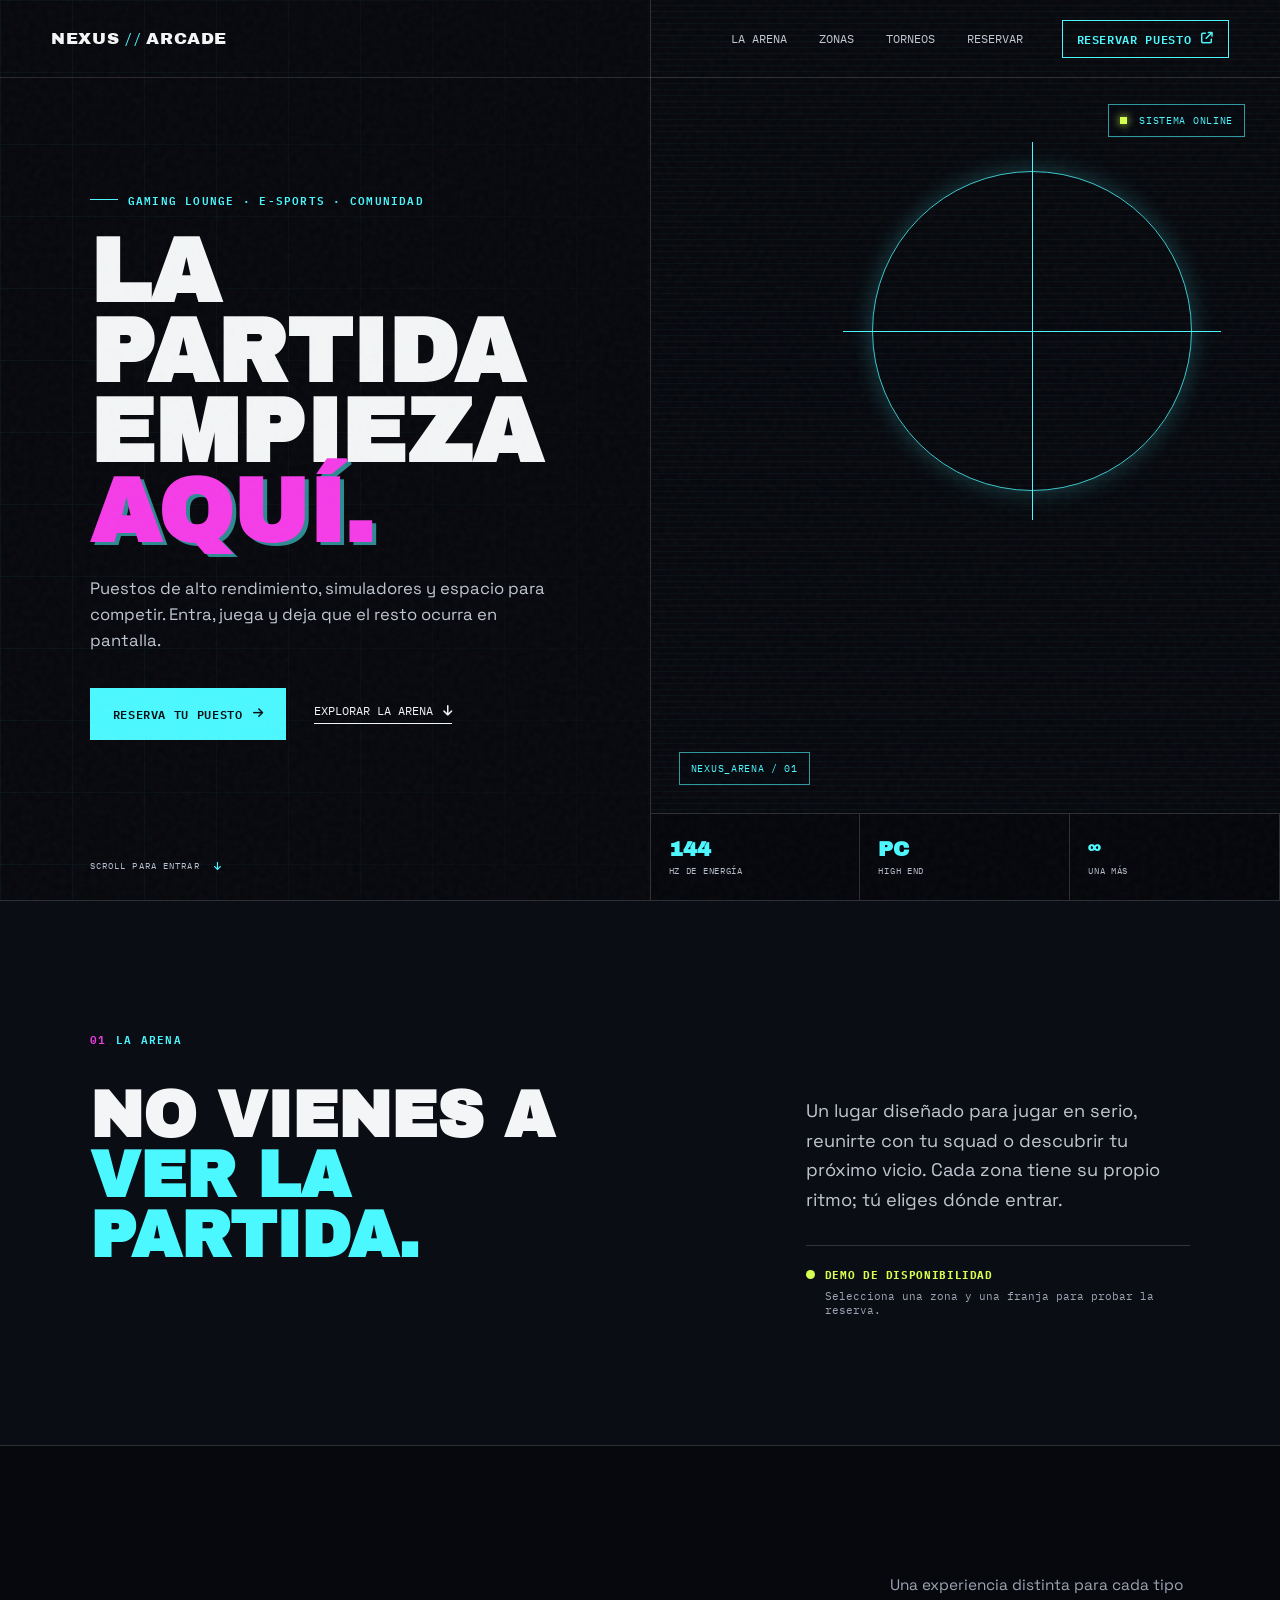
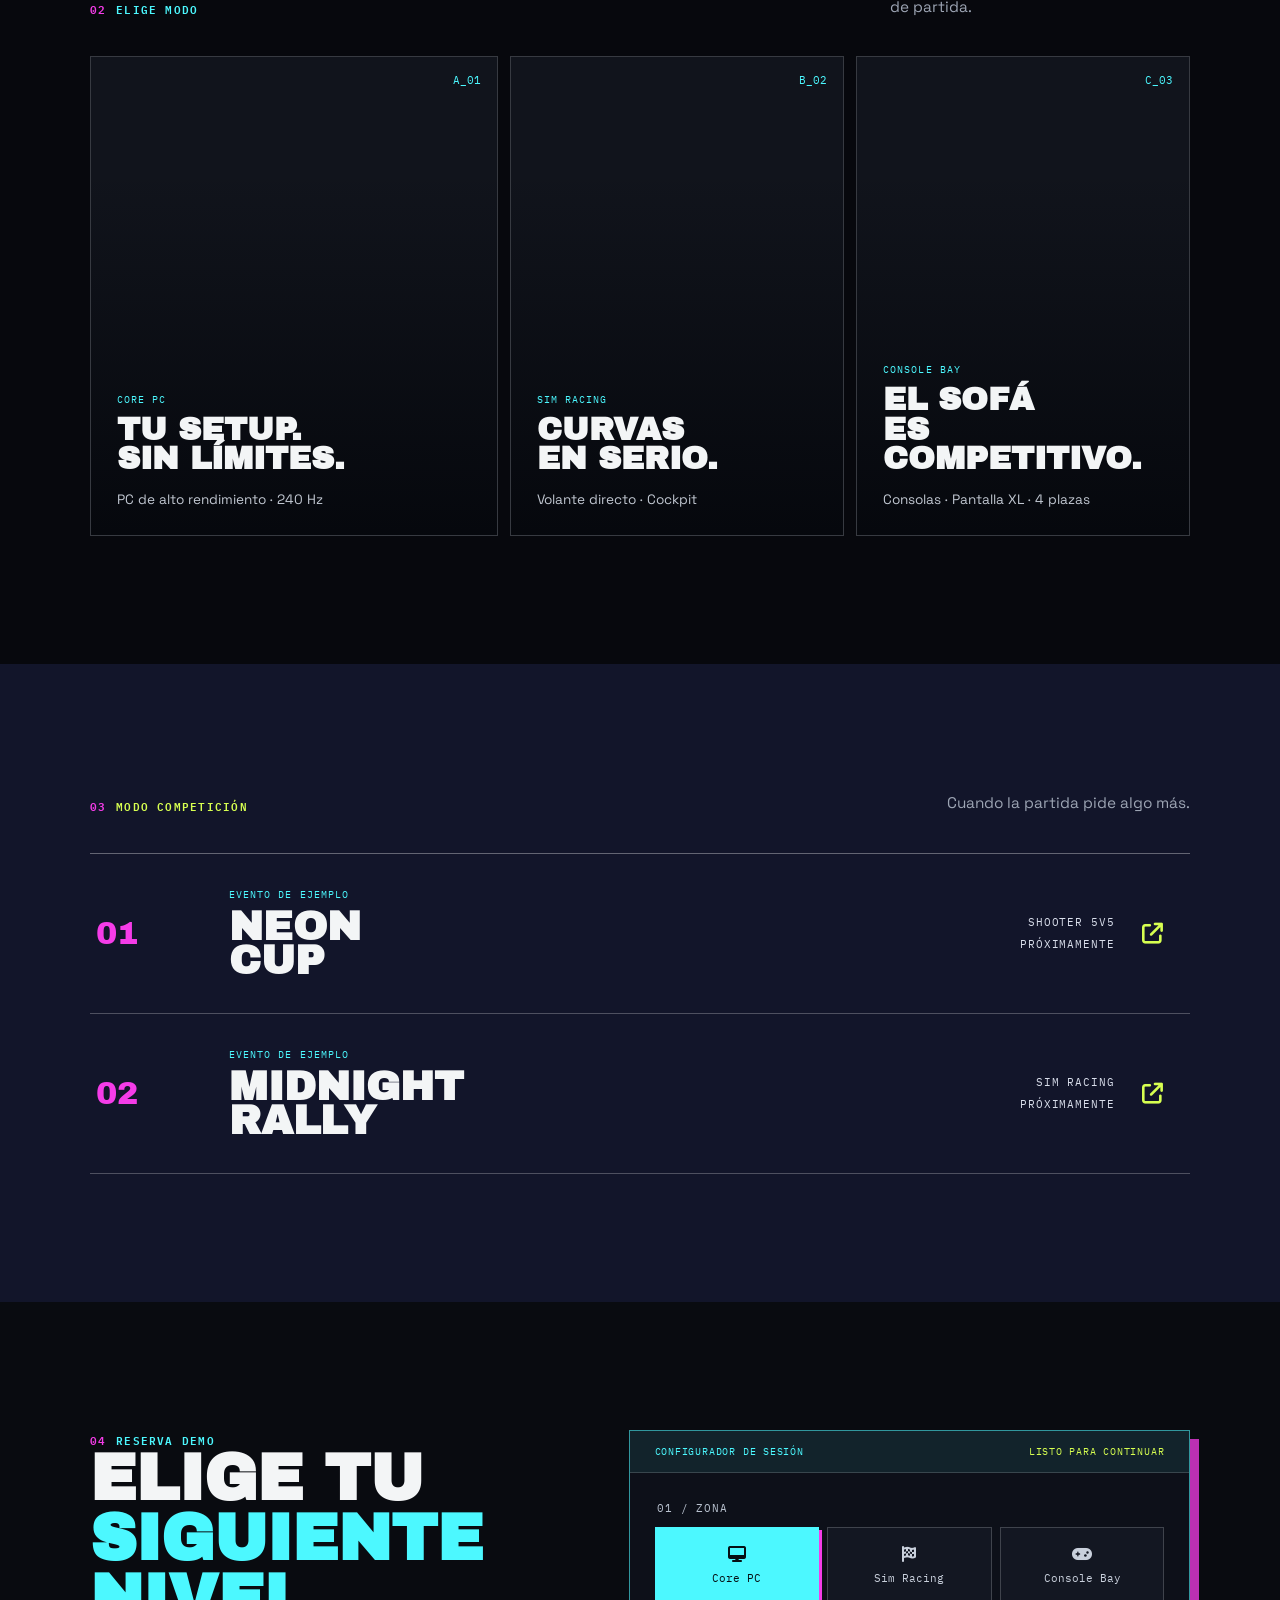
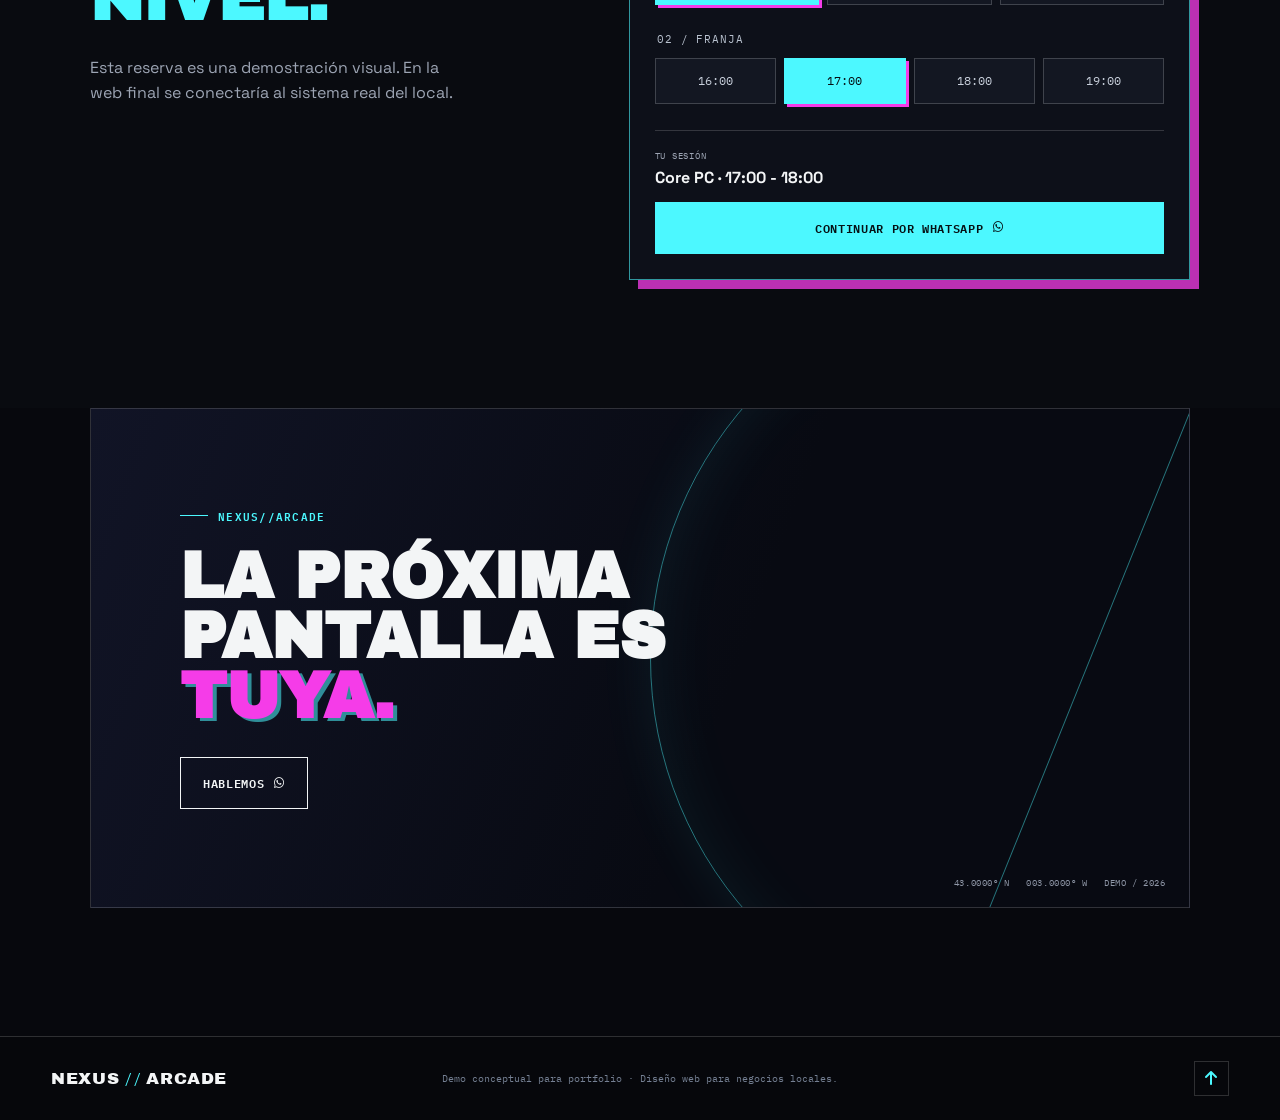
<file: demos/nexus-arcade/index.html>
<!doctype html>
<html lang="es">
<head>
  <meta charset="utf-8">
  <meta name="viewport" content="width=device-width, initial-scale=1">
  <meta name="description" content="NEXUS//ARCADE, una demo de sala gaming y e-sports.">
  <title>NEXUS//ARCADE | Gaming & E-sports</title>
  <link rel="preconnect" href="https://fonts.googleapis.com">
  <link rel="preconnect" href="https://fonts.gstatic.com" crossorigin>
  <link href="https://fonts.googleapis.com/css2?family=Archivo+Black&family=IBM+Plex+Mono:wght@400;500;600&family=Space+Grotesk:wght@400;500;600;700&display=swap" rel="stylesheet">
  <link rel="stylesheet" href="https://cdnjs.cloudflare.com/ajax/libs/font-awesome/6.5.2/css/all.min.css" referrerpolicy="no-referrer">
  <link rel="stylesheet" href="styles.css">
</head>
<body>
  <div class="page-noise" aria-hidden="true"></div>
  <header class="site-header">
    <a class="brand" href="#inicio" aria-label="NEXUS Arcade, inicio">
      <span>NEXUS</span><i>//</i><span>ARCADE</span>
    </a>
    <nav class="desktop-nav" aria-label="Navegación principal">
      <a href="#arena">La arena</a>
      <a href="#zonas">Zonas</a>
      <a href="#torneos">Torneos</a>
      <a href="#reservar">Reservar</a>
    </nav>
    <a class="header-cta" href="#reservar">Reservar puesto <i class="fa-solid fa-arrow-up-right-from-square" aria-hidden="true"></i></a>
    <button class="menu-toggle" type="button" aria-expanded="false" aria-controls="mobile-nav" aria-label="Abrir menú">
      <span></span><span></span>
    </button>
  </header>

  <nav id="mobile-nav" class="mobile-nav" aria-label="Navegación móvil">
    <a href="#arena">La arena</a>
    <a href="#zonas">Zonas</a>
    <a href="#torneos">Torneos</a>
    <a href="#reservar">Reservar un puesto</a>
  </nav>

  <main>
    <section id="inicio" class="hero">
      <div class="hero-grid" aria-hidden="true"></div>
      <div class="hero-copy reveal">
        <p class="eyebrow"><span></span> Gaming lounge · E-sports · Comunidad</p>
        <h1>La partida<br>empieza <em>aquí.</em></h1>
        <p class="hero-text">Puestos de alto rendimiento, simuladores y espacio para competir. Entra, juega y deja que el resto ocurra en pantalla.</p>
        <div class="hero-actions">
          <a class="button button-primary" href="#reservar">Reserva tu puesto <i class="fa-solid fa-arrow-right" aria-hidden="true"></i></a>
          <a class="text-link" href="#arena">Explorar la arena <i class="fa-solid fa-arrow-down" aria-hidden="true"></i></a>
        </div>
      </div>

      <div class="hero-visual reveal" aria-label="Sala gaming NEXUS Arcade">
        <div class="hero-photo"></div>
        <div class="visual-overlay"></div>
        <div class="crosshair" aria-hidden="true"></div>
        <div class="visual-tag tag-top"><span class="status-dot"></span> SISTEMA ONLINE</div>
        <div class="visual-tag tag-bottom">NEXUS_ARENA / 01</div>
        <div class="hero-stats">
          <div><strong>144</strong><span>HZ DE ENERGÍA</span></div>
          <div><strong>PC</strong><span>HIGH END</span></div>
          <div><strong>∞</strong><span>UNA MÁS</span></div>
        </div>
      </div>

      <a class="scroll-prompt" href="#arena" aria-label="Bajar a La arena">
        <span>SCROLL PARA ENTRAR</span><i class="fa-solid fa-arrow-down" aria-hidden="true"></i>
      </a>
    </section>

    <section id="arena" class="intro section-shell">
      <div class="section-label reveal"><span>01</span> LA ARENA</div>
      <div class="intro-layout">
        <h2 class="reveal">No vienes a<br><span>ver la partida.</span></h2>
        <div class="intro-copy reveal">
          <p>Un lugar diseñado para jugar en serio, reunirte con tu squad o descubrir tu próximo vicio. Cada zona tiene su propio ritmo; tú eliges dónde entrar.</p>
          <div class="availability"><span class="pulse-ring"></span><strong>DEMO DE DISPONIBILIDAD</strong><span>Selecciona una zona y una franja para probar la reserva.</span></div>
        </div>
      </div>
    </section>

    <section id="zonas" class="zones section-shell">
      <div class="section-heading reveal">
        <div class="section-label"><span>02</span> ELIGE MODO</div>
        <p>Una experiencia distinta para cada tipo de partida.</p>
      </div>
      <div class="zone-grid">
        <article class="zone-card zone-card-featured reveal">
          <div class="zone-card-image pc-image"></div>
          <div class="zone-index">A_01</div>
          <div class="zone-card-body">
            <p>CORE PC</p>
            <h3>Tu setup.<br>Sin límites.</h3>
            <span>PC de alto rendimiento · 240 Hz</span>
          </div>
        </article>
        <article class="zone-card reveal">
          <div class="zone-card-image sim-image"></div>
          <div class="zone-index">B_02</div>
          <div class="zone-card-body">
            <p>SIM RACING</p>
            <h3>Curvas<br>en serio.</h3>
            <span>Volante directo · Cockpit</span>
          </div>
        </article>
        <article class="zone-card reveal">
          <div class="zone-card-image console-image"></div>
          <div class="zone-index">C_03</div>
          <div class="zone-card-body">
            <p>CONSOLE BAY</p>
            <h3>El sofá<br>es competitivo.</h3>
            <span>Consolas · Pantalla XL · 4 plazas</span>
          </div>
        </article>
      </div>
    </section>

    <section id="torneos" class="tournaments">
      <div class="tournament-backdrop" aria-hidden="true"></div>
      <div class="section-shell tournament-content">
        <div class="section-heading reveal">
          <div class="section-label light"><span>03</span> MODO COMPETICIÓN</div>
          <p>Cuando la partida pide algo más.</p>
        </div>
        <div class="event-list">
          <article class="event-card reveal">
            <div class="event-mark">01</div>
            <div class="event-info"><p>EVENTO DE EJEMPLO</p><h3>NEON<br>CUP</h3></div>
            <div class="event-meta"><span>SHOOTER 5V5</span><span>PRÓXIMAMENTE</span></div>
            <i class="fa-solid fa-arrow-up-right-from-square" aria-hidden="true"></i>
          </article>
          <article class="event-card reveal">
            <div class="event-mark">02</div>
            <div class="event-info"><p>EVENTO DE EJEMPLO</p><h3>MIDNIGHT<br>RALLY</h3></div>
            <div class="event-meta"><span>SIM RACING</span><span>PRÓXIMAMENTE</span></div>
            <i class="fa-solid fa-arrow-up-right-from-square" aria-hidden="true"></i>
          </article>
        </div>
      </div>
    </section>

    <section id="reservar" class="booking section-shell">
      <div class="booking-heading reveal">
        <div class="section-label"><span>04</span> RESERVA DEMO</div>
        <h2>Elige tu<br><span>siguiente nivel.</span></h2>
        <p>Esta reserva es una demostración visual. En la web final se conectaría al sistema real del local.</p>
      </div>
      <div class="booking-panel reveal">
        <div class="booking-topline"><span>CONFIGURADOR DE SESIÓN</span><span id="booking-status">PASO 1 DE 2</span></div>
        <fieldset class="booking-group">
          <legend>01 / ZONA</legend>
          <div class="choice-grid zone-choices">
            <button class="choice is-selected" type="button" data-zone="Core PC"><i class="fa-solid fa-desktop" aria-hidden="true"></i><span>Core PC</span></button>
            <button class="choice" type="button" data-zone="Sim Racing"><i class="fa-solid fa-flag-checkered" aria-hidden="true"></i><span>Sim Racing</span></button>
            <button class="choice" type="button" data-zone="Console Bay"><i class="fa-solid fa-gamepad" aria-hidden="true"></i><span>Console Bay</span></button>
          </div>
        </fieldset>
        <fieldset class="booking-group">
          <legend>02 / FRANJA</legend>
          <div class="time-grid">
            <button class="time-choice" type="button" data-time="16:00 - 17:00">16:00</button>
            <button class="time-choice is-selected" type="button" data-time="17:00 - 18:00">17:00</button>
            <button class="time-choice" type="button" data-time="18:00 - 19:00">18:00</button>
            <button class="time-choice" type="button" data-time="19:00 - 20:00">19:00</button>
          </div>
        </fieldset>
        <div class="booking-summary"><span>TU SESIÓN</span><strong id="booking-summary">Core PC · 17:00 - 18:00</strong></div>
        <a id="booking-link" class="button button-primary booking-button" href="https://wa.me/34646201139" target="_blank" rel="noopener noreferrer">Continuar por WhatsApp <i class="fa-brands fa-whatsapp" aria-hidden="true"></i></a>
      </div>
    </section>

    <section class="visit section-shell">
      <div class="visit-card reveal">
        <div class="visit-content">
          <p class="eyebrow"><span></span> NEXUS//ARCADE</p>
          <h2>La próxima<br>pantalla es <em>tuya.</em></h2>
          <a class="button button-ghost" href="https://wa.me/34646201139?text=Hola%2C%20quiero%20conocer%20NEXUS%2F%2FARCADE." target="_blank" rel="noopener noreferrer">Hablemos <i class="fa-brands fa-whatsapp" aria-hidden="true"></i></a>
        </div>
        <div class="visit-coordinates"><span>43.0000° N</span><span>003.0000° W</span><span>DEMO / 2026</span></div>
      </div>
    </section>
  </main>

  <footer class="site-footer">
    <a class="brand" href="#inicio"><span>NEXUS</span><i>//</i><span>ARCADE</span></a>
    <p>Demo conceptual para portfolio · Diseño web para negocios locales.</p>
    <a href="#inicio" aria-label="Volver arriba"><i class="fa-solid fa-arrow-up" aria-hidden="true"></i></a>
  </footer>
  <script src="script.js"></script>
</body>
</html>
</file>
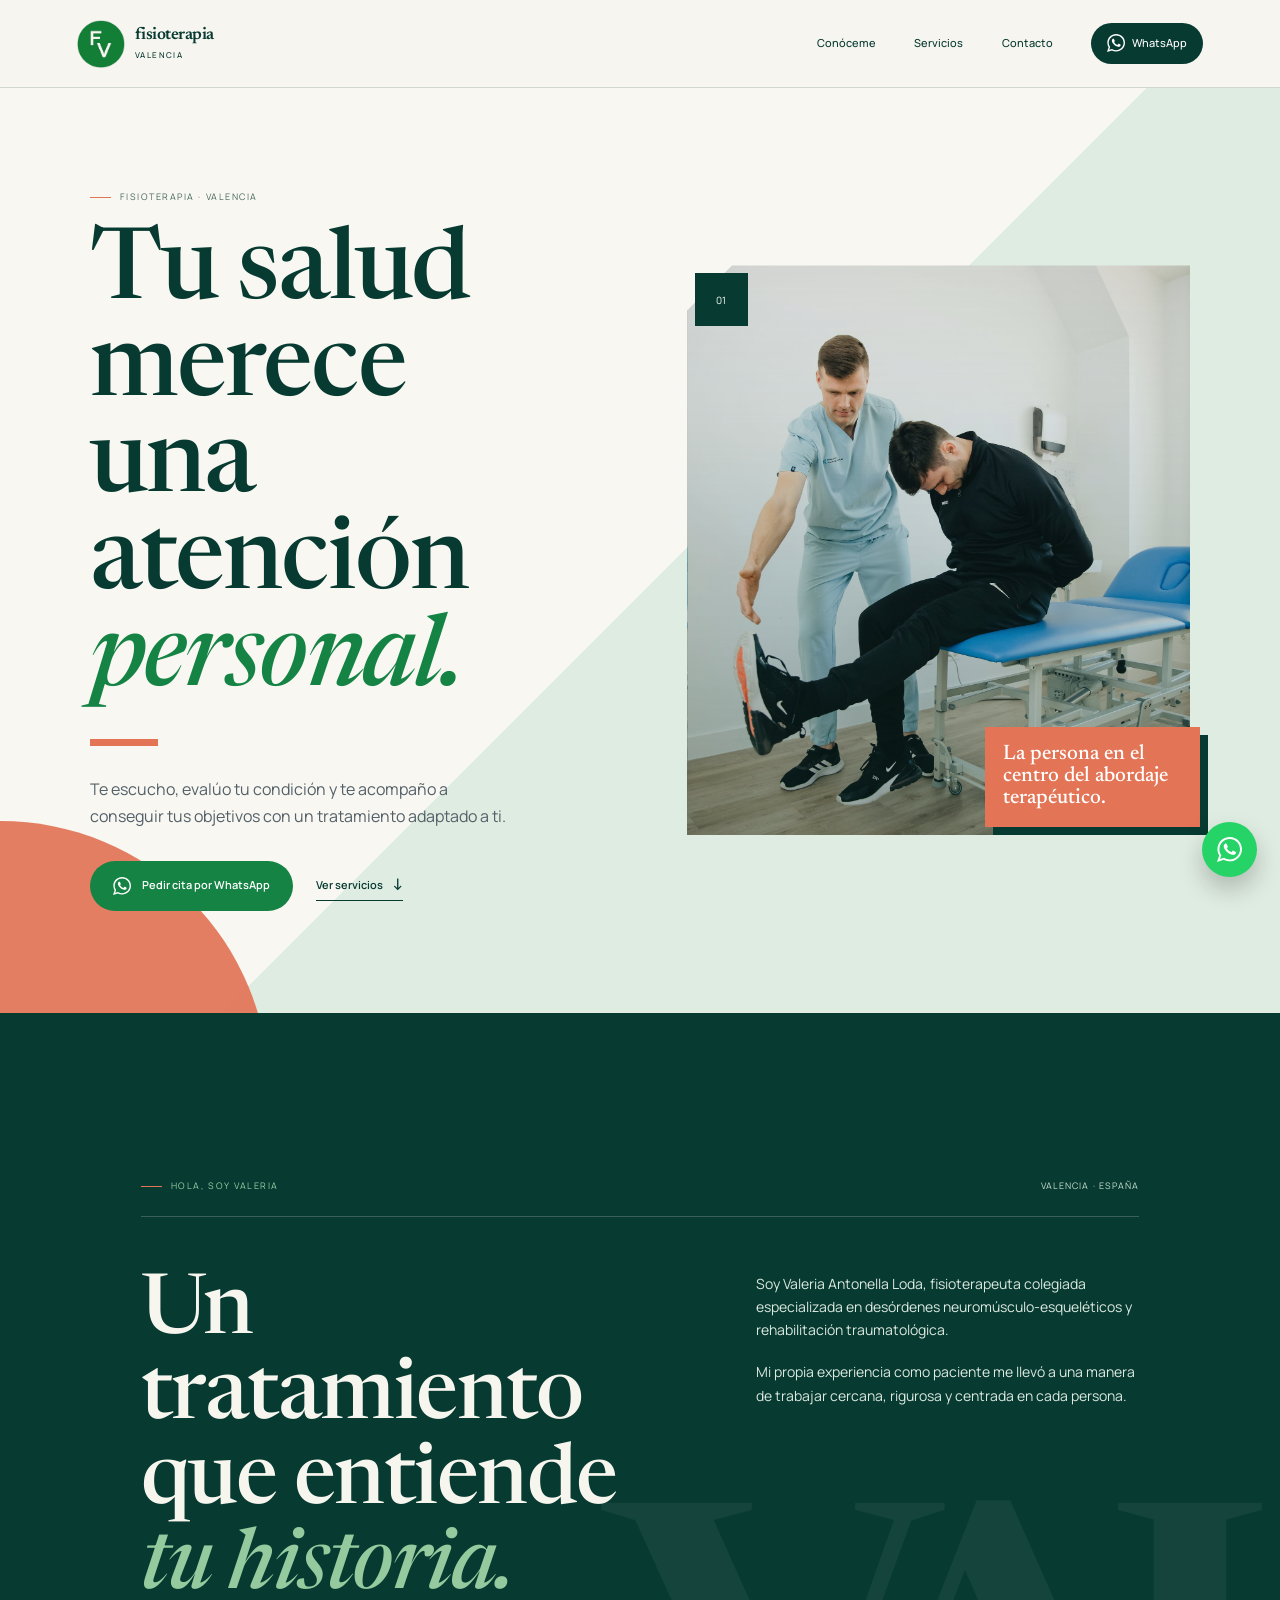
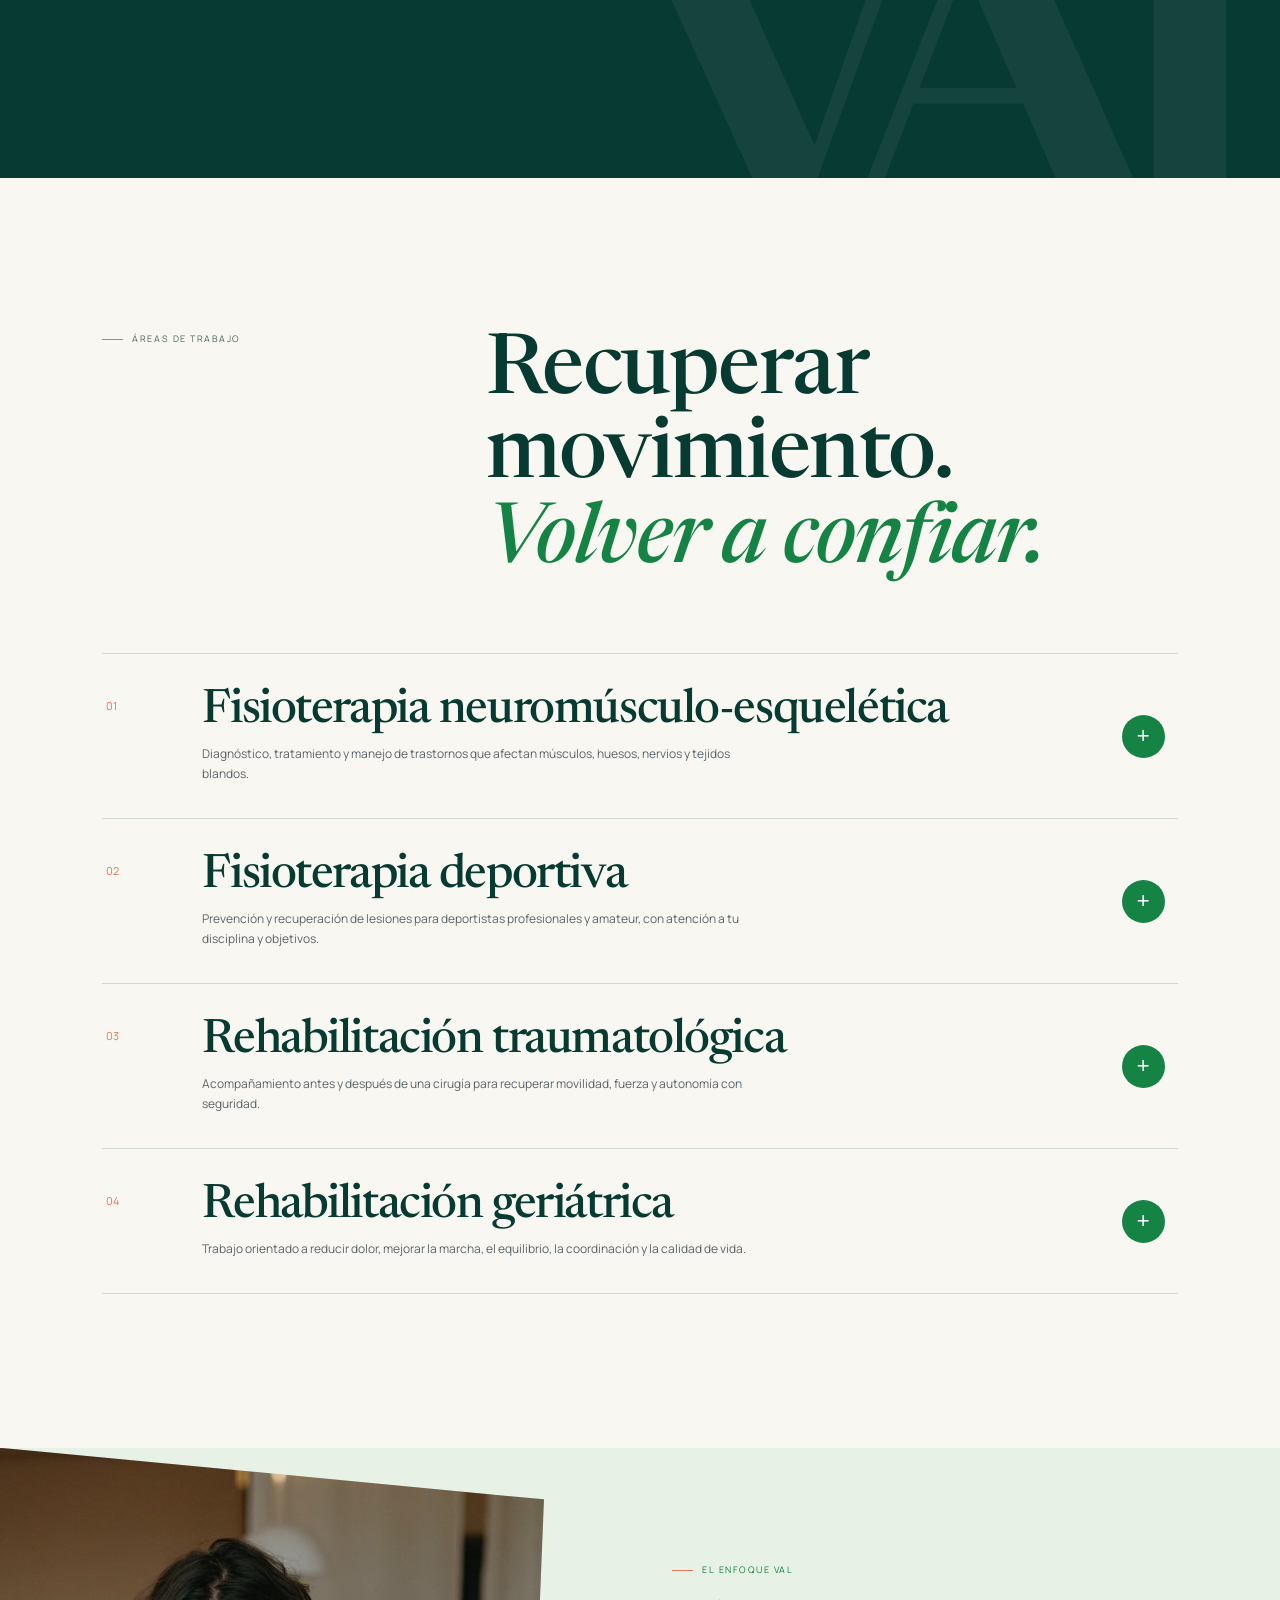
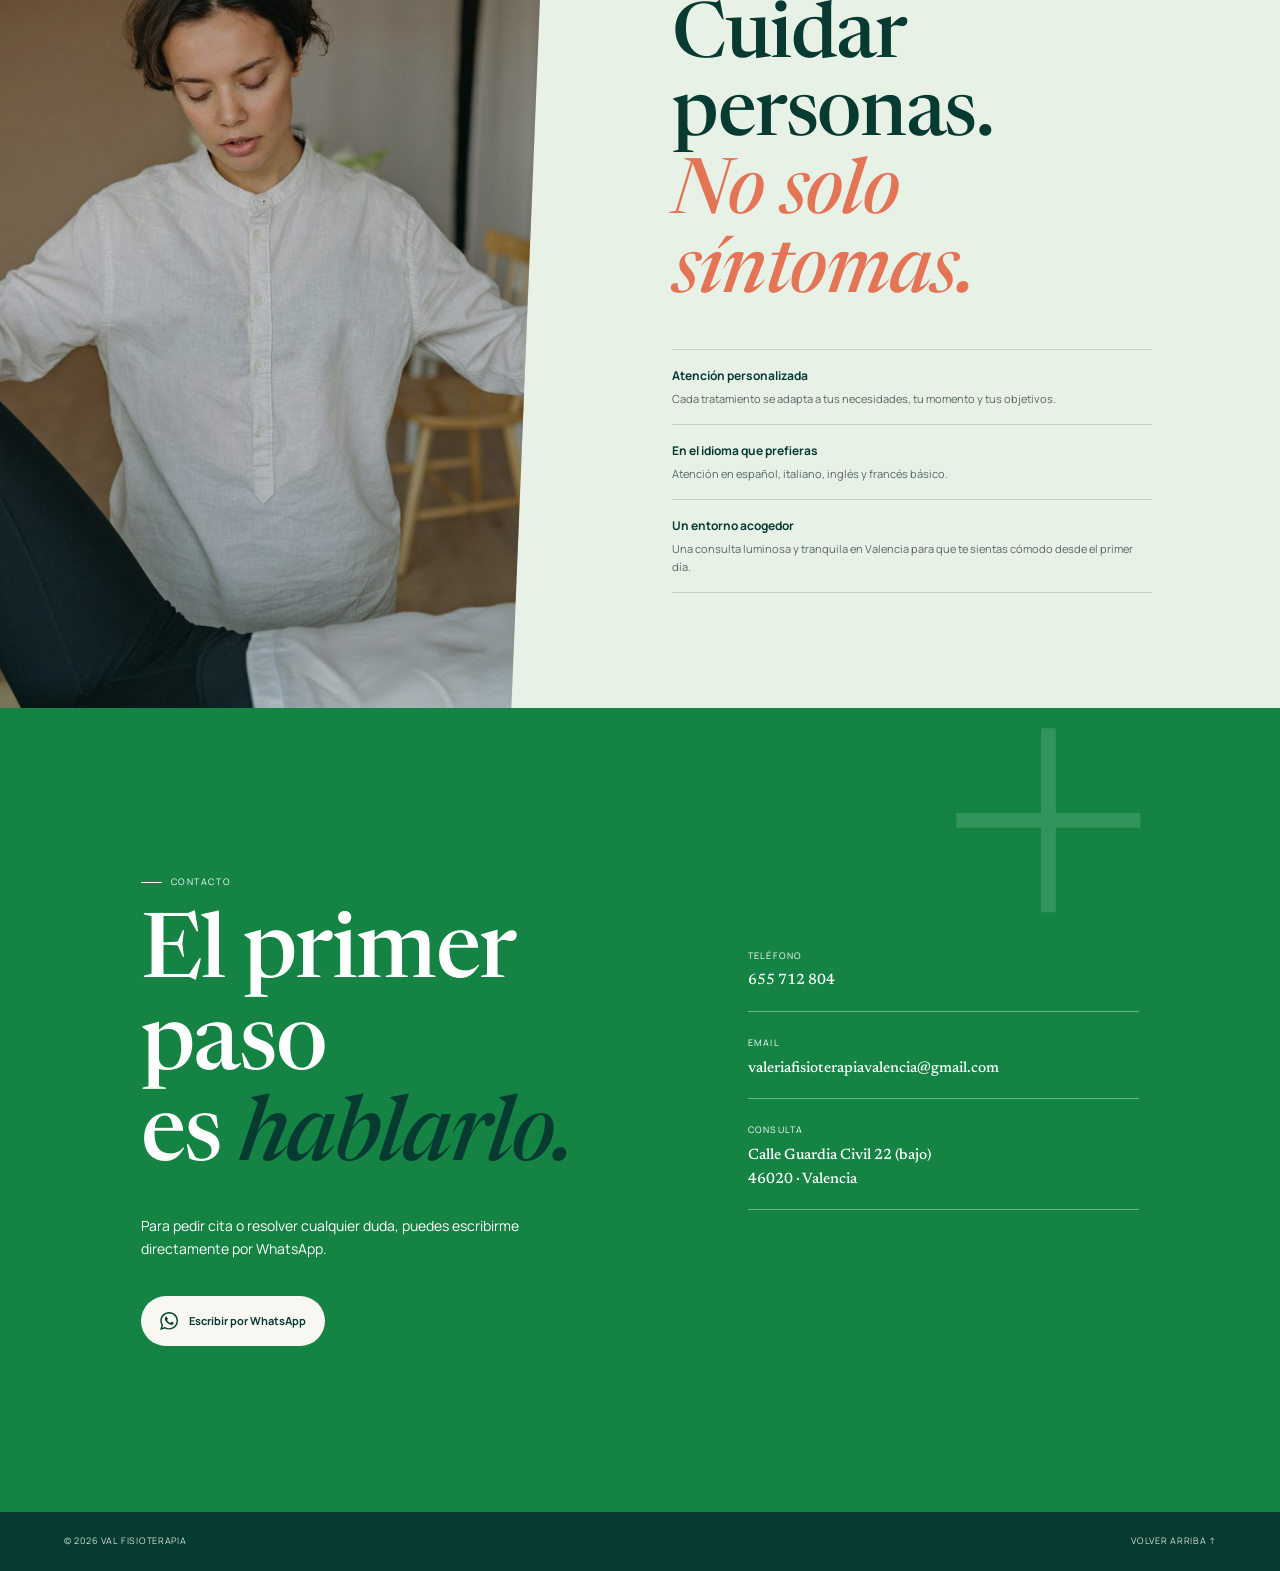
<file: demos/val-fisioterapia/index.html>
<!doctype html>
<html lang="es">
<head>
  <meta charset="UTF-8">
  <meta name="viewport" content="width=device-width, initial-scale=1.0">
  <meta name="description" content="VAL Fisioterapia · Atención personalizada en Valencia.">
  <title>VAL Fisioterapia · Valencia</title>
  <link rel="preconnect" href="https://fonts.googleapis.com">
  <link rel="preconnect" href="https://fonts.gstatic.com" crossorigin>
  <link href="https://fonts.googleapis.com/css2?family=DM+Sans:wght@400;500;600&family=Manrope:wght@400;500;600;700&family=Newsreader:opsz,wght@6..72,450;6..72,550;6..72,650&display=swap" rel="stylesheet">
  <link rel="stylesheet" href="styles.css">
  <link rel="stylesheet" href="modern.css">
  <link rel="stylesheet" href="polish.css">
  <link rel="stylesheet" href="images.css">
</head>
<body>
  <header class="header">
    <a class="brand" href="#inicio"><img src="assets/logo-val-fisioterapia.png" alt="Logo de VAL Fisioterapia"><span>fisioterapia<small>valencia</small></span></a>
    <button class="menu" aria-label="Abrir menú" aria-expanded="false"><i></i><i></i></button>
    <nav class="nav"><a href="#conoceme">Conóceme</a><a href="#servicios">Servicios</a><a href="#contacto">Contacto</a><a class="nav-cta" href="https://wa.me/34655712804?text=Hola%2C%20me%20gustar%C3%ADa%20pedir%20una%20cita." target="_blank" rel="noopener noreferrer"><svg viewBox="0 0 24 24" aria-hidden="true"><path d="M20.5 3.5A11.6 11.6 0 0 0 12.2.1C5.8.1.6 5.2.6 11.6c0 2 .5 3.9 1.5 5.6L.5 23.9l6.9-1.7a11.5 11.5 0 0 0 4.8 1c6.4 0 11.6-5.2 11.6-11.6 0-3.1-1.2-6-3.3-8.1ZM12.2 21.2c-1.6 0-3.2-.4-4.6-1.2l-.3-.2-4.1 1 1.1-4-.2-.4a9.5 9.5 0 0 1-1.4-4.9c0-5.2 4.2-9.4 9.5-9.4 2.5 0 4.9 1 6.7 2.8a9.4 9.4 0 0 1 2.8 6.7c0 5.2-4.3 9.6-9.5 9.6Z"/></svg> WhatsApp</a></nav>
  </header>

  <main id="inicio">
    <section class="hero">
      <div class="hero-copy reveal">
        <p class="eyebrow">Fisioterapia · Valencia</p>
        <h1>Tu salud merece<br>una atención <em>personal.</em></h1>
        <p class="lead">Te escucho, evalúo tu condición y te acompaño a conseguir tus objetivos con un tratamiento adaptado a ti.</p>
        <div class="actions"><a class="button button-dark" href="https://wa.me/34655712804?text=Hola%2C%20me%20gustar%C3%ADa%20pedir%20una%20cita." target="_blank" rel="noopener noreferrer"><svg viewBox="0 0 24 24" aria-hidden="true"><path d="M20.5 3.5A11.6 11.6 0 0 0 12.2.1C5.8.1.6 5.2.6 11.6c0 2 .5 3.9 1.5 5.6L.5 23.9l6.9-1.7a11.5 11.5 0 0 0 4.8 1c6.4 0 11.6-5.2 11.6-11.6 0-3.1-1.2-6-3.3-8.1ZM12.2 21.2c-1.6 0-3.2-.4-4.6-1.2l-.3-.2-4.1 1 1.1-4-.2-.4a9.5 9.5 0 0 1-1.4-4.9c0-5.2 4.2-9.4 9.5-9.4 2.5 0 4.9 1 6.7 2.8a9.4 9.4 0 0 1 2.8 6.7c0 5.2-4.3 9.6-9.5 9.6Z"/></svg> Pedir cita por WhatsApp</a><a class="text-link" href="#servicios">Ver servicios <span>↓</span></a></div>
      </div>
      <div class="hero-visual reveal"><div class="hero-photo" role="img" aria-label="Consulta de fisioterapia"></div><p>La persona en el centro del abordaje terapéutico.</p><span class="hero-number">01</span></div>
    </section>

    <section class="intro" id="conoceme">
      <div class="intro-top"><p class="eyebrow">Hola, soy Valeria</p><span>VALENCIA · ESPAÑA</span></div>
      <div class="intro-grid"><h2>Un tratamiento que entiende <em>tu historia.</em></h2><div><p>Soy Valeria Antonella Loda, fisioterapeuta colegiada especializada en desórdenes neuromúsculo-esqueléticos y rehabilitación traumatológica.</p><p>Mi propia experiencia como paciente me llevó a una manera de trabajar cercana, rigurosa y centrada en cada persona.</p></div></div>
    </section>

    <section class="services" id="servicios">
      <div class="services-head reveal"><p class="eyebrow">Áreas de trabajo</p><h2>Recuperar movimiento.<br><em>Volver a confiar.</em></h2></div>
      <div class="service-list">
        <article class="service reveal"><span>01</span><div><h3>Fisioterapia neuromúsculo-esquelética</h3><p>Diagnóstico, tratamiento y manejo de trastornos que afectan músculos, huesos, nervios y tejidos blandos.</p></div><button aria-label="Ver detalle de fisioterapia neuromúsculo-esquelética">+</button></article>
        <article class="service reveal"><span>02</span><div><h3>Fisioterapia deportiva</h3><p>Prevención y recuperación de lesiones para deportistas profesionales y amateur, con atención a tu disciplina y objetivos.</p></div><button aria-label="Ver detalle de fisioterapia deportiva">+</button></article>
        <article class="service reveal"><span>03</span><div><h3>Rehabilitación traumatológica</h3><p>Acompañamiento antes y después de una cirugía para recuperar movilidad, fuerza y autonomía con seguridad.</p></div><button aria-label="Ver detalle de rehabilitación traumatológica">+</button></article>
        <article class="service reveal"><span>04</span><div><h3>Rehabilitación geriátrica</h3><p>Trabajo orientado a reducir dolor, mejorar la marcha, el equilibrio, la coordinación y la calidad de vida.</p></div><button aria-label="Ver detalle de rehabilitación geriátrica">+</button></article>
      </div>
    </section>

    <section class="why">
      <div class="why-photo" role="img" aria-label="Tratamiento fisioterapéutico"></div>
      <div class="why-copy reveal"><p class="eyebrow">El enfoque VAL</p><h2>Cuidar personas.<br><em>No solo síntomas.</em></h2><div class="principles"><p><b>Atención personalizada</b><span>Cada tratamiento se adapta a tus necesidades, tu momento y tus objetivos.</span></p><p><b>En el idioma que prefieras</b><span>Atención en español, italiano, inglés y francés básico.</span></p><p><b>Un entorno acogedor</b><span>Una consulta luminosa y tranquila en Valencia para que te sientas cómodo desde el primer día.</span></p></div></div>
    </section>

    <section class="contact" id="contacto">
      <div class="contact-main reveal"><p class="eyebrow">Contacto</p><h2>El primer paso<br>es <em>hablarlo.</em></h2><p>Para pedir cita o resolver cualquier duda, puedes escribirme directamente por WhatsApp.</p><a class="button button-light" href="https://wa.me/34655712804?text=Hola%2C%20me%20gustar%C3%ADa%20pedir%20una%20cita." target="_blank" rel="noopener noreferrer"><svg viewBox="0 0 24 24" aria-hidden="true"><path d="M20.5 3.5A11.6 11.6 0 0 0 12.2.1C5.8.1.6 5.2.6 11.6c0 2 .5 3.9 1.5 5.6L.5 23.9l6.9-1.7a11.5 11.5 0 0 0 4.8 1c6.4 0 11.6-5.2 11.6-11.6 0-3.1-1.2-6-3.3-8.1ZM12.2 21.2c-1.6 0-3.2-.4-4.6-1.2l-.3-.2-4.1 1 1.1-4-.2-.4a9.5 9.5 0 0 1-1.4-4.9c0-5.2 4.2-9.4 9.5-9.4 2.5 0 4.9 1 6.7 2.8a9.4 9.4 0 0 1 2.8 6.7c0 5.2-4.3 9.6-9.5 9.6Z"/></svg> Escribir por WhatsApp</a></div>
      <div class="contact-data reveal"><a href="tel:+34655712804"><small>Teléfono</small><strong>655 712 804</strong></a><a href="https://mail.google.com/mail/?view=cm&fs=1&to=valeriafisioterapiavalencia%40gmail.com" target="_blank" rel="noopener noreferrer"><small>Email</small><strong>valeriafisioterapiavalencia@gmail.com</strong></a><a href="https://www.google.com/maps/search/?api=1&query=Calle+Guardia+Civil+22+bajo+46020+Valencia" target="_blank" rel="noopener noreferrer"><small>Consulta</small><strong>Calle Guardia Civil 22 (bajo)<br>46020 · Valencia</strong></a></div>
    </section>
  </main>
  <footer><span>© <span id="year"></span> VAL Fisioterapia</span><a href="#inicio">Volver arriba ↑</a></footer>
  <a class="whatsapp-float" href="https://wa.me/34655712804?text=Hola%2C%20me%20gustar%C3%ADa%20pedir%20una%20cita." target="_blank" rel="noopener noreferrer" aria-label="Pedir cita por WhatsApp"><svg viewBox="0 0 24 24" aria-hidden="true"><path d="M20.5 3.5A11.6 11.6 0 0 0 12.2.1C5.8.1.6 5.2.6 11.6c0 2 .5 3.9 1.5 5.6L.5 23.9l6.9-1.7a11.5 11.5 0 0 0 4.8 1c6.4 0 11.6-5.2 11.6-11.6 0-3.1-1.2-6-3.3-8.1ZM12.2 21.2c-1.6 0-3.2-.4-4.6-1.2l-.3-.2-4.1 1 1.1-4-.2-.4a9.5 9.5 0 0 1-1.4-4.9c0-5.2 4.2-9.4 9.5-9.4 2.5 0 4.9 1 6.7 2.8a9.4 9.4 0 0 1 2.8 6.7c0 5.2-4.3 9.6-9.5 9.6Z"/></svg></a>
  <script src="script.js"></script>
</body>
</html>
</file>
<file: styles.css>
:root{--ink:#18201d;--paper:#f4f4ef;--paper-deep:#e5e7df;--acid:#d6ff56;--orange:#ed6a3d;--line:#c4c9be;--display:"Playfair Display",Georgia,serif;--body:"DM Sans",Arial,sans-serif;--mono:"DM Mono",monospace}*{box-sizing:border-box}html{scroll-behavior:smooth;scroll-padding-top:78px}body{margin:0;background:var(--paper);color:var(--ink);font-family:var(--body);letter-spacing:0}a{color:inherit;text-decoration:none}button{font:inherit}img{display:block;max-width:100%}.container{width:min(1200px,calc(100% - 48px));margin:auto}.site-header{position:fixed;z-index:20;top:0;right:0;left:0;display:grid;grid-template-columns:1fr auto 1fr;align-items:center;height:78px;padding:0 max(24px,calc((100vw - 1200px)/2));background:rgba(244,244,239,.92);border-bottom:1px solid transparent;backdrop-filter:blur(13px);transition:.2s}.site-header.is-scrolled{border-color:var(--line)}.brand{display:inline-flex;gap:9px;align-items:center;width:max-content;font-weight:700;font-size:13px}.brand>span{display:grid;width:31px;height:31px;place-items:center;background:var(--ink);color:var(--acid);font-family:var(--mono);font-size:11px}.desktop-nav{display:flex;gap:29px;font-size:11px;font-weight:600;text-transform:uppercase;letter-spacing:.08em}.desktop-nav a:hover{text-decoration:underline;text-underline-offset:5px}.header-action{justify-self:end;display:inline-flex;gap:9px;align-items:center;font-size:11px;font-weight:700;text-transform:uppercase;letter-spacing:.05em}.header-action span{display:grid;width:25px;height:25px;place-items:center;border:1px solid var(--ink);border-radius:50%;font-size:14px}.menu-button,.mobile-nav{display:none}.hero{min-height:760px;padding:148px 0 84px;overflow:hidden}.hero-grid{display:grid;grid-template-columns:48% 52%;gap:30px;align-items:center}.eyebrow{margin:0;color:#52615a;font-family:var(--mono);font-size:10px;font-weight:500;letter-spacing:.03em;text-transform:uppercase}.hero h1,.section-heading h2,.why h2,.contact h2{margin:20px 0 0;font-family:var(--display);font-size:clamp(51px,5.7vw,84px);line-height:.96;letter-spacing:0}.hero h1 em,.section-heading h2 em{font-weight:600;color:var(--orange)}.hero-intro{max-width:460px;margin:30px 0 0;font-size:16px;line-height:1.8}.hero-actions{display:flex;align-items:center;gap:25px;margin-top:38px}.button{display:inline-flex;min-height:50px;align-items:center;justify-content:center;gap:13px;padding:12px 18px;font-size:11px;font-weight:700;letter-spacing:.06em;text-transform:uppercase;transition:transform .2s,background .2s}.button:hover{transform:translateY(-3px)}.button-dark{background:var(--ink);color:#fff}.text-link{border-bottom:1px solid var(--ink);padding-bottom:6px;font-size:11px;font-weight:700;text-transform:uppercase;letter-spacing:.05em}.hero-visual{position:relative;min-height:520px;padding:47px 20px 0 72px;background:var(--paper-deep)}.visual-top{position:absolute;top:20px;right:20px;left:20px;display:flex;justify-content:space-between;color:#55605b;font-family:var(--mono);font-size:9px;text-transform:uppercase}.browser-card{position:relative;overflow:hidden;background:#ddd;box-shadow:0 20px 35px rgba(20,31,26,.16)}.browser-card img{width:100%;height:100%;object-fit:cover;object-position:top}.browser-main{width:100%;height:410px}.browser-small{position:absolute;right:-54px;bottom:18px;width:275px;height:175px;border:7px solid var(--paper);transform:rotate(4deg)}.browser-bar{position:absolute;right:0;bottom:0;left:0;display:flex;align-items:center;gap:4px;height:27px;padding:0 10px;background:#fff;color:#657068;font-family:var(--mono);font-size:8px}.browser-bar i{width:5px;height:5px;border-radius:50%;background:#bfc6c0}.browser-bar span{margin-left:5px}.trust-strip{border-top:1px solid var(--line);border-bottom:1px solid var(--line);background:#fbfbf7}.trust-strip .container{display:flex;justify-content:space-between;align-items:center;gap:12px;min-height:72px;font-family:var(--mono);font-size:10px;text-transform:uppercase}.trust-strip i{width:5px;height:5px;background:var(--orange);border-radius:50%}.projects{padding:145px 0}.section-heading{display:grid;grid-template-columns:1fr 370px;gap:70px;align-items:end}.section-heading>p:last-child{margin:0;font-size:14px;line-height:1.8}.project-grid{display:grid;grid-template-columns:repeat(2,minmax(0,1fr));gap:18px;margin-top:72px}.project-card.wide{grid-column:span 2}.project-image{position:relative;display:block;height:360px;overflow:hidden;background:#d9ddd5}.wide .project-image{height:480px}.project-image img{width:100%;height:100%;object-fit:cover;transition:transform .5s ease}.project-image:hover img{transform:scale(1.04)}.live-tag,.sample-tag{position:absolute;top:15px;left:15px;padding:8px 10px;background:var(--acid);font-family:var(--mono);font-size:9px;text-transform:uppercase}.sample-tag{background:var(--paper);color:#68726b}.project-info{display:flex;justify-content:space-between;gap:15px;align-items:end;padding:16px 0 0}.project-info p{margin:0;color:#5a625d;font-family:var(--mono);font-size:10px;text-transform:uppercase}.project-info h3{margin:7px 0 0;font-family:var(--display);font-size:31px;line-height:1}.project-info>span{font-family:var(--mono);font-size:11px}.why{padding:130px 0;background:var(--ink);color:#fff}.why-grid{display:grid;grid-template-columns:24% 1fr;gap:40px}.why .eyebrow{color:#a9b6ac}.why h2{font-size:clamp(52px,6vw,86px)}.why>div>div>p{max-width:480px;margin:31px 0 0;color:#d2dad4;font-size:15px;line-height:1.85}.reasons{display:grid;grid-template-columns:repeat(3,1fr);gap:20px;margin-top:63px}.reasons div{border-top:1px solid #526057;padding-top:14px}.reasons b{display:block;color:var(--acid);font-family:var(--mono);font-size:10px;font-weight:400}.reasons span{display:block;margin-top:20px;font-size:13px;line-height:1.6}.process{padding:145px 0}.process ol{margin:80px 0 0;padding:0;list-style:none;border-top:1px solid var(--line)}.process li{display:grid;grid-template-columns:110px 1fr;gap:30px;padding:27px 0;border-bottom:1px solid var(--line)}.process li>span{font-family:var(--mono);font-size:12px;color:var(--orange)}.process h3{margin:0;font-family:var(--display);font-size:35px;line-height:1}.process p{max-width:440px;margin:10px 0 0;font-size:14px;line-height:1.75}.contact{padding:145px 0;background:var(--acid)}.contact-inner{max-width:920px}.contact .eyebrow{color:#536010}.contact h2{font-size:clamp(50px,6.5vw,91px)}.contact-inner>p:not(.eyebrow){max-width:470px;margin:26px 0 0;font-size:16px;line-height:1.8}.button-accent{margin-top:35px;background:var(--ink);color:#fff}.contact small{display:block;margin-top:17px;font-family:var(--mono);font-size:10px}footer{padding:28px 0;background:var(--ink);color:#fff}footer .container{display:flex;justify-content:space-between;align-items:center;font-size:10px;color:#c6d0c8}footer .brand{color:#fff}footer .brand>span{background:var(--acid);color:var(--ink)}footer p{margin:0}.contact-notice{position:fixed;z-index:50;right:20px;bottom:20px;max-width:280px;padding:14px 16px;background:var(--ink);color:#fff;font-size:12px;line-height:1.5;transform:translateY(140%);transition:transform .25s ease}.contact-notice.is-visible{transform:translateY(0)}@media(max-width:767px){.container{width:min(100% - 32px,1200px)}.site-header{display:flex;height:66px;padding:0 16px}.desktop-nav,.header-action{display:none}.menu-button{display:grid;width:38px;height:38px;gap:6px;place-content:center;margin-left:auto;border:1px solid var(--ink);background:transparent}.menu-button i{display:block;width:16px;height:1px;background:var(--ink)}.mobile-nav{position:fixed;top:66px;right:0;left:0;padding:9px 16px 18px;background:rgba(244,244,239,.98);border-bottom:1px solid var(--line);transform:translateY(-130%);transition:transform .25s}.mobile-nav.is-open{display:grid;transform:translateY(0)}.mobile-nav a{padding:13px 0;border-bottom:1px solid var(--line);font-size:12px;font-weight:700;text-transform:uppercase;letter-spacing:.06em}.hero{min-height:auto;padding:118px 0 60px}.hero-grid,.section-heading,.why-grid{grid-template-columns:1fr;gap:32px}.hero h1,.section-heading h2,.why h2,.contact h2{font-size:53px}.hero-intro{font-size:15px}.hero-actions{gap:18px}.hero-visual{min-height:390px;padding:42px 16px 0 38px}.browser-main{height:300px}.browser-small{right:-23px;bottom:7px;width:190px;height:119px;border-width:5px}.trust-strip .container{justify-content:center;flex-wrap:wrap;gap:8px 14px;padding:16px 0;font-size:9px}.projects,.process{padding:88px 0}.section-heading>p:last-child{max-width:360px}.project-grid{grid-template-columns:1fr;margin-top:45px;gap:40px}.project-card.wide{grid-column:auto}.project-image,.wide .project-image{height:330px}.project-info h3{font-size:29px}.why{padding:88px 0}.reasons{grid-template-columns:1fr;margin-top:45px;gap:25px}.reasons span{margin-top:9px}.process ol{margin-top:52px}.process li{grid-template-columns:48px 1fr;gap:12px;padding:23px 0}.process h3{font-size:28px}.contact{padding:88px 0}.contact-inner>p:not(.eyebrow){font-size:15px}footer{padding:25px 0}footer .container{flex-wrap:wrap;gap:20px}footer p{order:3;width:100%}}@media(prefers-reduced-motion:reduce){html{scroll-behavior:auto}.project-image img{transition:none}}
:root{--hero-gap:30px}.hero-grid{grid-template-columns:calc(48% - var(--hero-gap)/2) calc(52% - var(--hero-gap)/2)}@media(max-width:767px){.hero-grid{grid-template-columns:1fr}}
:root{--hero-title-size:clamp(51px,5.4vw,78px)}.hero h1{font-size:var(--hero-title-size)}
:root{--hero-title-size:clamp(51px,5.25vw,76px)}.hero h1{font-size:var(--hero-title-size)!important}
:root{--hero-title-size:clamp(51px,5vw,73px)}
.section-heading h2{font-size:clamp(51px,5vw,74px)!important}@media(max-width:767px){.section-heading h2{font-size:53px!important}}

.browser-link{color:inherit;cursor:pointer}.browser-link:hover{transform:translateY(-4px)}

/* Identity direction: dark, editorial and red. */
:root{--ink:#f3f0ed;--paper:#0b0b0d;--paper-deep:#151518;--acid:#e43d3d;--orange:#ff5c52;--line:#343439}
body{background:var(--paper);color:var(--ink)}.site-header{background:rgba(11,11,13,.9);border-color:transparent}.site-header.is-scrolled{border-color:var(--line)}.brand>span{background:var(--acid);color:#0b0b0d}.desktop-nav a:hover{text-decoration-color:var(--acid)}.header-action span{border-color:var(--acid);color:var(--acid)}.eyebrow{color:#d55a56}.hero{padding-top:160px}.hero h1 em,.section-heading h2 em{color:var(--orange)}.hero-intro,.section-heading>p:last-child{color:#b6b2b0}.hero-visual{background:#17171a}.visual-top{color:#a9a5a3}.browser-bar{background:#f3f0ed;color:#343439}.button-dark{background:var(--acid);color:#0b0b0d}.text-link{border-color:var(--acid)}.trust-strip{background:#111114;border-color:var(--line)}.trust-strip i{background:var(--acid)}.project-image{background:#1c1c20}.live-tag{background:var(--acid);color:#0b0b0d}.project-info p{color:#c46c68}.why{background:#141416}.why .eyebrow{color:#e36a64}.why>div>div>p,.process p{color:#bbb7b4}.reasons div,.process ol,.process li{border-color:#3a3a40}.reasons b,.process li>span{color:var(--acid)}.contact{background:var(--acid);color:#0b0b0d}.contact .eyebrow{color:#5d1818}.contact h2 em{color:#561515}.button-accent{background:#0b0b0d;color:#fff}.contact small{color:#481313}footer{background:#050506;color:#fff}footer .brand>span{background:var(--acid);color:#0b0b0d}footer p,footer .container>span{color:#aaa5a2}.menu-button{border-color:var(--acid)}.menu-button i{background:var(--acid)}
html{scrollbar-width:none}html::-webkit-scrollbar{display:none;width:0;height:0}body{scrollbar-width:none}body::-webkit-scrollbar{display:none;width:0;height:0}
@media(max-width:767px){.mobile-nav{background:#101012;border-color:var(--line)}.mobile-nav a{border-color:var(--line);color:#f3f0ed}}

/* Interaction cues while the native scrollbar remains hidden. */
.hero-copy::after{display:block;content:"DESLIZA PARA VER LAS DEMOS  ↓";margin-top:52px;color:#a7a1a0;font-family:var(--mono);font-size:9px;letter-spacing:.12em}.project-image{cursor:pointer;border:1px solid transparent}.project-image::after{position:absolute;right:17px;bottom:16px;z-index:2;content:"ABRIR DEMO  ↗";padding:9px 11px;background:var(--acid);color:#0b0b0d;font-family:var(--mono);font-size:9px;letter-spacing:.04em;opacity:0;transform:translateY(8px);transition:opacity .22s ease,transform .22s ease}.project-image:hover{border-color:var(--acid)}.project-image:hover::after,.project-image:focus-visible::after{opacity:1;transform:translateY(0)}.project-image:focus-visible{outline:2px solid var(--acid);outline-offset:4px}.project-image:hover .live-tag{transform:translateY(-2px)}.live-tag{transition:transform .22s ease}
@media(max-width:767px){.hero-copy::after{margin-top:36px;font-size:8px}.project-image::after{right:12px;bottom:12px;opacity:1;transform:none}.project-image .live-tag{display:none}.hero h1{font-size:clamp(43px,12.5vw,53px)!important;line-height:1}.hero-intro{max-width:33rem;line-height:1.65}.section-heading h2{font-size:clamp(42px,12vw,53px)!important;line-height:1.02}.contact h2{font-size:clamp(43px,12.5vw,53px)!important;line-height:1.02}}

@media(max-width:767px){.hero h1{font-size:clamp(38px,10.8vw,43px)!important}.hero h1 em{display:block;max-width:100%;overflow-wrap:anywhere}.hero-intro{font-size:14px}}
.mobile-line{display:inline}@media(max-width:767px){.hero-grid{grid-template-columns:minmax(0,1fr)!important}.hero-copy{min-width:0;width:100%;max-width:100%}.hero-copy>*{max-width:100%}.mobile-line{display:block}.hero-intro{max-width:320px!important;overflow-wrap:anywhere}}
@keyframes marquee{to{transform:translateX(var(--marquee-distance,-50%))}}

/* Motion and type: kept restrained so the pages remain fast and readable. */
:root{--display:"Space Grotesk",Arial,sans-serif;--body:"Manrope",Arial,sans-serif;--mono:"IBM Plex Mono",monospace}.hero h1,.section-heading h2,.why h2,.contact h2,.project-info h3,.process h3{font-family:var(--display);font-weight:600;letter-spacing:0}.hero h1 em,.section-heading h2 em{font-weight:700}.marquee{overflow:hidden;border-top:1px solid var(--line);border-bottom:1px solid var(--line);background:var(--acid);color:#0b0b0d}.marquee-track{display:flex;width:max-content;align-items:center;min-height:60px;font-family:var(--display);font-size:14px;font-weight:700;letter-spacing:.08em;white-space:nowrap;animation:marquee 18s linear infinite}.marquee-group{display:flex;flex:none;align-items:center;gap:28px;padding-right:28px}.marquee-track b{font-size:15px}@keyframes marquee{to{transform:translateX(-50%)}}body.js-ready .reveal{opacity:0;transform:translateY(28px);transition:opacity .65s ease,transform .65s ease}body.js-ready .reveal.is-visible{opacity:1;transform:none}@media(min-width:768px){.project-grid{display:block;max-width:920px;margin:72px auto 0}.project-card{position:sticky;top:100px;margin-bottom:52px;padding:16px;background:var(--paper);border:1px solid var(--line)}.project-card.wide{grid-column:auto}.project-card:nth-child(1){top:94px;z-index:1}.project-card:nth-child(2){top:116px;z-index:2}.project-card:nth-child(3){top:138px;z-index:3}.project-card .project-image,.project-card.wide .project-image{height:440px}.project-card:nth-child(2) .project-image,.project-card:nth-child(3) .project-image{height:370px}}@media(max-width:767px){.marquee-track{min-height:48px;font-size:11px}.marquee-group{gap:18px;padding-right:18px}.project-card{position:static}.project-card+.project-card{margin-top:0}}@media(prefers-reduced-motion:reduce){.marquee-track{animation:none}body.js-ready .reveal{opacity:1;transform:none;transition:none}}
</file>
<file: icons.css>
.header-action,
.contact-link {
  cursor: pointer;
}

.header-action {
  transition: color .2s ease;
}

.header-action:hover {
  color: var(--acid);
}

.header-action i {
  color: var(--acid);
  font-size: 16px;
  line-height: 1;
  transition: transform .2s ease;
}

.header-action:hover i {
  transform: translateX(2px);
}

.button-accent i {
  font-size: 15px;
  line-height: 1;
}
</file>
<file: portfolio-experience.css>
/* Immersive layer for the studio portfolio. */
:root { --signal:#ff4b4b; --signal-dark:#c92e34; }
html { overflow-x:hidden; scrollbar-width:none; }
body { overflow-x:clip; }
html::-webkit-scrollbar,body::-webkit-scrollbar { display:none; }
.portfolio-meter { position:fixed; z-index:60; inset:0 0 auto; height:2px; pointer-events:none; background:rgba(255,255,255,.08); }
.portfolio-meter span { display:block; width:var(--portfolio-progress,0%); height:100%; background:var(--signal); box-shadow:0 0 14px var(--signal); transition:width .08s linear; }
.site-header { display:flex; gap:18px; padding-left:max(24px,calc((100vw - 1200px)/2)); padding-right:max(24px,calc((100vw - 1200px)/2)); }
.site-header .brand { margin-right:auto; }
.desktop-nav,.menu-button,.mobile-nav { display:none !important; }
.studio-index-trigger { display:inline-flex; align-items:baseline; gap:11px; border:0; background:transparent; color:var(--ink); font-family:var(--mono); font-size:10px; font-weight:600; letter-spacing:.09em; text-transform:uppercase; cursor:pointer; }
.studio-index-trigger span { color:var(--signal); font-size:17px; line-height:.5; transition:transform .3s ease,color .3s ease; }
.studio-index-trigger:hover span { color:var(--acid); transform:rotate(90deg); }
.header-action { justify-self:auto; }
.studio-index { position:fixed; z-index:50; inset:0; display:grid; grid-template-rows:auto 1fr auto; padding:clamp(22px,4vw,64px); overflow:hidden; background:#0c0c0f; color:#f7f7f4; clip-path:inset(0 0 100% 0); pointer-events:none; transition:clip-path .58s cubic-bezier(.77,0,.18,1); }
.studio-index.is-open { clip-path:inset(0); pointer-events:auto; }
.studio-index::before { content:""; position:absolute; inset:0; opacity:.62; background:repeating-linear-gradient(90deg,transparent 0,transparent calc(12.5% - 1px),rgba(255,255,255,.15) calc(12.5% - 1px),rgba(255,255,255,.15) 12.5%); }
.studio-index::after { content:""; position:absolute; top:0; bottom:0; left:12%; width:1px; background:var(--signal); box-shadow:0 0 22px var(--signal); }
.index-grid { position:absolute; inset:0; background:repeating-linear-gradient(0deg,transparent 0,transparent 84px,rgba(214,255,86,.1) 85px); }
.index-top,.index-bottom,.index-links { position:relative; z-index:1; }
.index-top,.index-bottom { display:flex; align-items:center; justify-content:space-between; color:var(--acid); font-family:var(--mono); font-size:10px; letter-spacing:.1em; }
.index-close { width:44px; height:44px; display:grid; place-items:center; border:1px solid rgba(255,255,255,.3); background:transparent; color:#fff; cursor:pointer; transition:transform .25s ease,background .25s ease,color .25s ease; }
.index-close:hover { background:#fff; color:#0c0c0f; transform:rotate(90deg); }
.index-links { align-self:center; width:min(1020px,100%); margin:auto; }
.index-links a { display:grid; grid-template-columns:60px minmax(0,1fr) auto; align-items:center; gap:18px; padding:11px 0; border-bottom:1px solid rgba(255,255,255,.24); font-family:var(--display); font-size:clamp(3.3rem,8.4vw,8.9rem); font-weight:600; line-height:.82; letter-spacing:0; transition:color .2s ease,padding .25s ease; }
.index-links a:first-child { border-top:1px solid rgba(255,255,255,.24); }
.index-links a span,.index-links a small { font-family:var(--mono); font-size:10px; letter-spacing:.08em; text-transform:uppercase; }
.index-links a span { color:var(--acid); }.index-links a small { color:#a6a6aa; opacity:0; transform:translateX(-14px); transition:opacity .2s ease,transform .25s ease; }
.index-links a:hover { padding-left:18px; color:var(--signal); }.index-links a:hover small { opacity:1; transform:none; }
body.index-open { overflow:hidden; }
.hero { position:relative; isolation:isolate; }
.hero::after { content:""; position:absolute; z-index:-1; inset:0; opacity:.23; pointer-events:none; background:repeating-linear-gradient(90deg,transparent 0,transparent calc(12.5% - 1px),rgba(24,32,29,.2) calc(12.5% - 1px),rgba(24,32,29,.2) 12.5%); }
.hero-copy .eyebrow { color:var(--signal-dark); }
.hero h1 em { text-shadow:3px 3px 0 rgba(214,255,86,.4); }
.hero-visual { overflow:hidden; border:1px solid rgba(24,32,29,.15); box-shadow:22px 25px 0 rgba(237,106,61,.12); }
.hero-visual::after { content:"PROJECTS / LIVE PREVIEW"; position:absolute; z-index:3; right:16px; bottom:16px; color:var(--acid); font-family:var(--mono); font-size:9px; letter-spacing:.08em; writing-mode:vertical-rl; }
.browser-card { transition:transform .45s cubic-bezier(.2,.75,.2,1),box-shadow .35s ease; }.browser-main:hover { transform:translate(-6px,-6px); box-shadow:14px 16px 0 rgba(237,106,61,.23); }.browser-small:hover { transform:rotate(1deg) translate(-4px,-4px); }
.marquee { position:relative; z-index:2; }.marquee-track { animation-duration:14s; }
.projects { position:relative; }.projects::before { content:"SELECTED"; position:absolute; top:55px; right:-.04em; color:rgba(24,32,29,.04); font-family:var(--display); font-size:clamp(6rem,16vw,17rem); font-weight:700; line-height:.8; pointer-events:none; }
.project-card { overflow:hidden; }.project-card::after { content:""; position:absolute; top:0; bottom:0; left:0; width:3px; background:var(--signal); transform:scaleY(0); transform-origin:bottom; transition:transform .35s ease; }.project-card:hover::after { transform:scaleY(1); }.project-card:hover .project-image img { transform:scale(1.045); }.project-card .project-image img { transition:transform .6s cubic-bezier(.2,.75,.2,1); }
.why { position:relative; overflow:hidden; }.why::after { content:"01"; position:absolute; right:4vw; bottom:-.3em; color:rgba(24,32,29,.06); font-family:var(--display); font-size:clamp(8rem,20vw,23rem); pointer-events:none; }
.process li { transition:padding .3s ease,background .3s ease; }.process li:hover { padding-left:18px; background:rgba(214,255,86,.12); }
.contact { position:relative; overflow:hidden; }.contact::before { content:"DEMO"; position:absolute; right:-.06em; bottom:-.26em; color:rgba(255,255,255,.07); font-family:var(--display); font-size:clamp(9rem,23vw,28rem); font-weight:700; letter-spacing:0; pointer-events:none; }.contact-inner { position:relative; z-index:1; }.contact-link { box-shadow:5px 5px 0 var(--acid); }.contact-link:hover { box-shadow:8px 8px 0 var(--ink); }
.contact-actions { display:flex; flex-wrap:wrap; gap:13px; margin-top:32px; }.contact-actions .contact-link { margin-top:0; }.email-action { border:1px solid var(--ink); background:transparent; color:var(--ink); }.email-action:hover { transform:translateY(-3px); background:var(--ink); color:var(--paper); }.email-action i { transition:transform .2s ease; }.email-action:hover i { transform:translateX(3px); color:var(--acid); }
.footer-email { color:var(--ink); font-family:var(--mono); font-size:10px; text-decoration:underline; text-underline-offset:4px; }.footer-email:hover { color:var(--signal-dark); }
@media(max-width:767px) { footer .footer-email { display:block; width:100%; margin-top:8px; }.contact-actions { align-items:stretch; }.contact-actions .button { width:100%; } }
@media(max-width:767px) { .site-header { padding:0 16px; }.header-action { display:none; }.studio-index-trigger { display:inline-flex; margin-left:auto; }.index-links a { grid-template-columns:34px 1fr; gap:8px; font-size:clamp(3.1rem,16vw,5.8rem); }.index-links a small { display:none; }.index-bottom { font-size:8px; }.hero-visual::after { display:none; }.hero-visual { box-shadow:9px 10px 0 rgba(237,106,61,.14); }.projects::before { top:36px; }.process li:hover { padding-left:0; } }
@media(prefers-reduced-motion:reduce) { .portfolio-meter span,.studio-index,.index-links a,.index-links a small,.browser-card,.project-card::after,.project-card .project-image img,.process li { transition:none; }.marquee-track { animation:none; } }

/* Portfolio route: intentionally different from the full-screen artist menu. */
.studio-index { left:auto; width:min(660px,100%); padding:42px 42px 34px; background:var(--paper); color:var(--ink); border-left:10px solid var(--signal); clip-path:none; transform:translateX(105%); transition:transform .5s cubic-bezier(.76,0,.24,1); box-shadow:none; }
.studio-index.is-open { transform:none; box-shadow:-100vmax 0 0 100vmax rgba(8,8,11,.68); }
.studio-index::before { opacity:1; background:repeating-linear-gradient(0deg,transparent 0,transparent 49px,rgba(24,32,29,.1) 50px),repeating-linear-gradient(90deg,transparent 0,transparent 49px,rgba(24,32,29,.1) 50px); }
.studio-index::after { top:0; right:auto; bottom:0; left:30px; width:1px; background:var(--signal); box-shadow:none; }
.index-grid { display:none; }
.index-top,.index-bottom { color:#58645f; font-size:9px; }
.index-top { padding-bottom:25px; border-bottom:1px solid var(--line); }
.index-close { border-color:var(--ink); color:var(--ink); background:transparent; }.index-close:hover { background:var(--ink); color:var(--paper); }
.index-links { width:100%; margin:auto 0; }
.index-links a { grid-template-columns:43px minmax(0,1fr) auto; gap:13px; padding:20px 0; border-color:var(--line); color:var(--ink); font-family:var(--body); font-size:clamp(1.9rem,4.2vw,3.5rem); font-weight:700; line-height:.9; letter-spacing:0; }
.index-links a span { color:var(--signal); font-size:9px; }.index-links a small { color:#68736d; opacity:1; transform:none; font-size:9px; }.index-links a:hover { padding-left:8px; color:var(--signal-dark); }.index-links a:hover small { color:var(--ink); }
.index-bottom { padding-top:21px; border-top:1px solid var(--line); color:#68736d; }
@media(max-width:767px) { .studio-index { width:100%; padding:24px 24px 26px; border-left-width:7px; }.studio-index::after { left:19px; }.index-links a { grid-template-columns:31px 1fr; padding:18px 0; font-size:clamp(2.15rem,11vw,3.5rem); }.index-links a small { display:block; justify-self:start; grid-column:2; }.index-bottom { font-size:7px; } }
</file>
<file: demos/aprender-esta-guapo/styles.css>
:root{--ink:#063c2e;--cream:#f7efd9;--red:#9b301a;--lime:#c9d8a7;--yellow:#f0cf52;--paper:#fffaf0;--line:rgba(6,60,46,.24)}*{box-sizing:border-box}html{scroll-behavior:smooth}body{margin:0;background:var(--cream);color:var(--ink);font-family:"DM Sans",sans-serif;overflow-x:hidden}.noise{pointer-events:none;position:fixed;inset:0;z-index:9;opacity:.045;background-image:url("data:image/svg+xml,%3Csvg viewBox='0 0 180 180' xmlns='http://www.w3.org/2000/svg'%3E%3Cfilter id='n'%3E%3CfeTurbulence baseFrequency='.8' numOctaves='3' stitchTiles='stitch'/%3E%3C/filter%3E%3Crect width='100%25' height='100%25' filter='url(%23n)'/%3E%3C/svg%3E")}.header{height:87px;display:flex;align-items:center;padding:0 5vw;border-bottom:1px solid var(--line);background:var(--cream);position:relative;z-index:3}.brand{color:var(--ink);text-decoration:none;display:flex;flex-direction:column;line-height:.85}.brand small{font:500 8px "DM Mono",monospace;letter-spacing:.25em;margin-left:4px}.brand strong{font:700 24px "DM Serif Display",serif;letter-spacing:-.08em}.brand em{font-family:Pacifico,cursive;font-size:.7em;color:#887446;font-weight:400}.desktop-nav{display:flex;gap:29px;margin-left:auto;margin-right:42px}.desktop-nav a,.top-cta,.plain-link{font-size:12px;font-weight:600;color:var(--ink);text-decoration:none}.desktop-nav a:hover{opacity:.55}.top-cta{border:1px solid var(--ink);border-radius:30px;padding:10px 15px;transition:background .2s,color .2s}.top-cta:hover{background:var(--ink);color:var(--cream)}.arrow{margin-left:7px;font-size:16px}.menu,.mobile-nav{display:none}.hero{min-height:calc(100svh - 87px);display:grid;grid-template-columns:53% 47%;position:relative}.hero-main{padding:10vh 4vw 10vh 9vw;display:flex;flex-direction:column;justify-content:center}.eyebrow,.section-tag{font:500 10px "DM Mono",monospace;letter-spacing:.07em}.eyebrow{display:flex;align-items:center;gap:8px;margin:0 0 23px}.eyebrow span{width:7px;height:7px;border-radius:50%;background:var(--red)}h1,h2,h3,p{margin-top:0}h1,h2,h3{letter-spacing:-.06em}h1{font:400 clamp(61px,8.2vw,135px)/.75 "DM Serif Display",serif;margin:0 0 33px;color:var(--ink)}h1 em{font:400 .58em Pacifico,cursive;color:#817042;letter-spacing:-.07em}h1 strong{font-family:"DM Sans",sans-serif;font-weight:800;letter-spacing:-.1em}.hero-copy{font-size:16px;line-height:1.6;color:#49625a;max-width:410px;margin-bottom:32px}.hero-actions{display:flex;align-items:center;gap:27px}.button{display:inline-flex;gap:10px;align-items:center;background:var(--red);padding:16px 20px;border-radius:4px;color:#fff;text-decoration:none;font-weight:700;font-size:13px;box-shadow:4px 4px 0 #582216;transition:transform .2s,box-shadow .2s}.button:hover{transform:translate(3px,3px);box-shadow:1px 1px 0 #582216}.button svg,.contact-button svg{width:18px;height:18px;fill:currentColor}.plain-link{border-bottom:1px solid currentColor;padding-bottom:5px}.plain-link:hover{opacity:.55}.hero-poster{margin:3.7vw 4vw 3.7vw 0;background:var(--lime);border:2px solid var(--ink);position:relative;overflow:hidden;min-height:520px;box-shadow:12px 12px 0 var(--ink)}.sun{position:absolute;width:390px;height:390px;border-radius:50%;background:var(--yellow);left:50%;top:50%;transform:translate(-50%,-38%)}.speech{position:absolute;z-index:2;top:12%;left:10%;font:400 44px/.78 "DM Serif Display",serif;margin:0;background:var(--paper);padding:16px 18px 13px;border:2px solid var(--ink);transform:rotate(-7deg);box-shadow:5px 5px 0 var(--ink)}.speech small{font:11px "DM Mono",monospace}.star{position:absolute;font-size:41px;color:var(--red);z-index:2}.s1{right:13%;top:12%;transform:rotate(18deg)}.s2{left:9%;bottom:16%;font-size:25px}.pup{position:absolute;width:270px;height:360px;z-index:1;left:50%;bottom:-22px;transform:translateX(-50%)}.face{position:absolute;width:174px;height:158px;background:#c98956;border:3px solid var(--ink);border-radius:48% 48% 45% 45%;left:48px;top:78px;z-index:3}.ear{position:absolute;width:80px;height:120px;background:#8d5536;border:3px solid var(--ink);border-radius:60% 15% 50% 25%;top:62px;z-index:2}.ear.left{left:25px;transform:rotate(-22deg)}.ear.right{right:20px;transform:scaleX(-1) rotate(-22deg)}.eye{position:absolute;width:14px;height:19px;background:#12221d;border-radius:50%;top:60px}.eye.left{left:48px}.eye.right{right:48px}.nose{position:absolute;width:23px;height:16px;background:#1e2b27;border-radius:50% 50% 60% 60%;top:91px;left:73px}.mouth{position:absolute;width:35px;height:20px;border-bottom:2px solid #1e2b27;border-radius:50%;left:67px;top:101px}.hat{position:absolute;width:173px;height:113px;background:#20241e;border:3px solid var(--ink);border-radius:49% 49% 15% 15%;left:49px;top:5px;z-index:4;box-shadow:inset 0 8px 0 rgba(255,255,255,.06)}.jacket{position:absolute;width:225px;height:170px;background:var(--red);border:3px solid var(--ink);border-radius:50% 50% 0 0;left:22px;top:205px;z-index:1}.jacket:before{content:"";position:absolute;height:100%;width:3px;background:var(--ink);left:50%}.jacket span{position:absolute;width:11px;height:11px;border-radius:50%;background:var(--yellow);border:1px solid var(--ink);left:43%;z-index:2}.jacket span:nth-child(1){top:35px}.jacket span:nth-child(2){top:63px}.jacket span:nth-child(3){top:91px}.poster-bottom{position:absolute;bottom:14px;left:0;right:0;text-align:center;font:10px "DM Mono",monospace;letter-spacing:.16em;margin:0;z-index:4}.hero-strip{position:absolute;left:0;bottom:0;width:100%;height:45px;background:var(--ink);color:var(--cream);display:flex;align-items:center;justify-content:space-around;font:10px "DM Mono",monospace;letter-spacing:.08em;white-space:nowrap}.hero-strip b{color:var(--yellow)}.intro{padding:130px 9vw;display:grid;grid-template-columns:20% 1fr;gap:4vw;background:var(--paper)}.section-tag{letter-spacing:.1em;color:#6a7666;margin:0}.intro>div{display:grid;grid-template-columns:1.2fr .8fr;gap:7vw}.intro h2,.section-heading h2,.topics h2,.families h2,.contact h2{font:400 clamp(44px,5.3vw,82px)/.9 "DM Serif Display",serif;margin:0}.intro h2 em,.section-heading h2 em,.topics h2 em,.families h2 em,.contact h2 em{font-family:Pacifico,cursive;font-size:.63em;color:#817042}.intro p:last-child{font-size:16px;line-height:1.7;color:#56685f;padding-top:14px}.modalities{padding:118px 7vw;background:var(--ink);color:var(--cream)}.section-heading{display:flex;justify-content:space-between;align-items:flex-end;margin:0 2vw 57px}.section-heading .section-tag{color:#b5c7b5}.plans{display:grid;grid-template-columns:repeat(3,1fr);gap:15px}.plan{min-height:394px;padding:26px 25px;background:var(--cream);color:var(--ink);border-radius:5px;position:relative;display:flex;flex-direction:column;align-items:flex-start}.plan.featured{background:var(--lime)}.plan-number{font:10px "DM Mono",monospace;margin-bottom:27px}.plan-icon{height:42px;margin-bottom:20px}.people{display:flex;gap:8px;align-items:flex-end}.people i{display:block;width:18px;height:27px;border-radius:11px 11px 3px 3px;background:var(--ink);position:relative}.people i:before{content:"";width:14px;height:14px;border-radius:50%;position:absolute;background:var(--ink);top:-13px;left:2px}.screen{height:31px;width:51px;border:3px solid var(--ink);position:relative}.screen:after{content:"";position:absolute;width:25px;height:3px;background:var(--ink);bottom:-10px;left:10px}.play{width:45px;height:32px;border:3px solid var(--ink);border-radius:7px;display:grid;place-items:center;font-size:17px}.plan h3{font-size:29px;line-height:.95;margin:0 0 5px}.plan p{font:14px;margin:0;color:#59675f}.plan>b{margin-top:auto;display:block;letter-spacing:-.08em;font-size:27px}.plan>b small{font-size:66px}.plan>b em{font-size:13px;font-style:normal;letter-spacing:0}.plan-footer{border-top:1px solid var(--line);padding-top:13px;width:100%;margin-top:18px;font-size:10px;line-height:1.3}.plan-notes{display:flex;gap:28px;margin:35px 2vw 0;font:12px "DM Mono",monospace;color:#d4dfd1}.topics{display:grid;grid-template-columns:50% 50%;min-height:590px}.topics-copy{padding:10vw 12vw 8vw 9vw;background:#e7d4b6}.topics h2{margin:27px 0}.topics-copy>p:not(.section-tag){font-size:15px;line-height:1.7;color:#596257;max-width:420px}.plain-link.dark{display:inline-block;margin-top:10px}.stickers{padding:10vw 8vw;background:var(--paper);display:flex;gap:18px;align-content:center;justify-content:center;flex-wrap:wrap;position:relative}.stickers span{font:500 clamp(20px,2.5vw,38px)/1 Pacifico,cursive;padding:17px 18px 13px;display:block;box-shadow:3px 4px 0 rgba(6,60,46,.15);transform:rotate(-4deg)}.stickers span:nth-child(2){transform:rotate(3deg)}.stickers span:nth-child(3){transform:rotate(-2deg)}.stickers span:nth-child(4){transform:rotate(4deg)}.stickers span:nth-child(5){transform:rotate(-5deg)}.stickers span:nth-child(6){transform:rotate(2deg)}.pink{background:#f3b2b5}.blue{background:#b9d5f5}.yellow{background:#f0d574}.green{background:#c6d9a7}.purple{background:#d9c1e9}.red{background:#efa491}.stickers p{position:absolute;bottom:10%;font:13px "DM Mono",monospace;transform:rotate(-3deg);margin:0}.families{padding:105px 9vw;background:var(--cream);display:grid;grid-template-columns:62% 38%}.family-card{padding:38px 42px 40px;border:2px solid var(--ink);border-radius:20px 20px 20px 65px;background:var(--paper);box-shadow:9px 9px 0 var(--red)}.families h2{font-size:clamp(38px,4.5vw,68px);margin:24px 0 39px}.family-price{padding:14px 0;border-top:1px solid var(--line);display:flex;justify-content:space-between;align-items:center;font-size:16px}.family-price strong{font-size:27px;letter-spacing:-.06em}.family-price small{font-size:11px;font-weight:400;letter-spacing:0}.tiny{font-size:11px;line-height:1.4;color:#65736b;margin:18px 0 0}.family-side{background:var(--red);margin:30px 0 -30px -20px;color:#fcefd7;display:flex;align-items:center;justify-content:center;position:relative;overflow:hidden}.family-side p{font:800 clamp(33px,4vw,59px)/.85 "DM Sans",sans-serif;letter-spacing:-.1em;margin:0;transform:rotate(-10deg);position:relative;z-index:1}.scribble{position:absolute;font-size:270px;color:rgba(255,255,255,.13);right:-33px;bottom:-74px}.contact{padding:104px 9vw 45px;background:var(--lime);text-align:center}.contact h2{font-size:clamp(62px,9vw,137px);margin:33px 0 22px}.contact>p:not(.section-tag){font-size:16px;line-height:1.55;max-width:480px;margin:0 auto 33px;color:#496256}.contact-button{display:inline-flex;align-items:center;gap:11px;background:var(--ink);color:var(--cream);padding:18px 22px;border-radius:4px;text-decoration:none;font-weight:700;box-shadow:5px 5px 0 var(--red);transition:transform .2s}.contact-button:hover{transform:translate(3px,3px);box-shadow:2px 2px 0 var(--red)}.contact-button svg{width:20px;height:20px}.contact-button span{font-size:19px;margin-left:4px}.contact-details{margin-top:81px;border-top:1px solid rgba(6,60,46,.34);padding-top:18px;display:flex;justify-content:space-between;font:10px "DM Mono",monospace}.contact-details a{color:var(--ink);text-decoration:none;border-bottom:1px solid currentColor;padding-bottom:3px}footer{background:var(--ink);color:var(--cream);padding:31px 5vw;display:flex;align-items:center;justify-content:space-between}footer .brand{color:var(--cream)}footer .brand em{color:var(--yellow)}footer p,footer>a:not(.brand){font:10px "DM Mono",monospace;margin:0;color:#bfcec3}footer>a:not(.brand){text-decoration:none;color:var(--cream);border-bottom:1px solid #778d82;padding-bottom:4px}
@media(max-width:760px){.header{height:72px;padding:0 21px}.brand strong{font-size:20px}.desktop-nav,.top-cta{display:none}.menu{display:flex;flex-direction:column;gap:6px;border:0;background:transparent;padding:8px 0}.menu i{display:block;width:29px;height:1px;background:var(--ink)}.mobile-nav{display:none;position:absolute;top:72px;left:0;right:0;background:var(--cream);padding:5px 21px 23px;border-bottom:1px solid var(--line);z-index:7}.mobile-nav.open{display:flex;flex-direction:column}.mobile-nav a{padding:13px 0;color:var(--ink);text-decoration:none;font-size:15px;border-bottom:1px solid var(--line)}.mobile-nav .mobile-cta{background:var(--red);color:#fff;padding:14px;margin-top:12px;border:0}.hero{min-height:auto;display:block}.hero-main{padding:77px 23px 51px}.eyebrow{font-size:8px}.hero h1{font-size:clamp(64px,18vw,105px);line-height:.73;margin-bottom:28px}.hero-copy{font-size:15px}.hero-actions{gap:20px;flex-wrap:wrap}.hero-poster{margin:0 23px 75px;min-height:450px;box-shadow:8px 8px 0 var(--ink)}.speech{font-size:34px}.pup{transform:translateX(-50%) scale(.9);transform-origin:bottom}.hero-strip{position:relative;height:37px;overflow:hidden;justify-content:flex-start;gap:16px;padding-left:21px;font-size:8px}.hero-strip span:nth-of-type(n+3),.hero-strip b:nth-of-type(n+3){display:none}.intro{display:block;padding:84px 23px}.intro>div{display:block}.intro h2{font-size:47px;margin:26px 0}.intro p:last-child{font-size:15px}.modalities{padding:83px 23px}.section-heading{display:block;margin:0 0 37px}.section-heading h2{font-size:48px;margin-top:25px}.plans{grid-template-columns:1fr;gap:10px}.plan{min-height:275px}.plan>b small{font-size:59px}.plan-notes{margin:29px 0 0;display:grid;gap:10px;font-size:10px}.topics{grid-template-columns:1fr}.topics-copy{padding:84px 23px}.topics h2{font-size:47px}.stickers{min-height:410px;padding:74px 28px;gap:13px}.stickers span{font-size:27px}.families{padding:75px 23px;display:block}.family-card{padding:30px 22px;box-shadow:6px 6px 0 var(--red)}.families h2{font-size:44px}.family-side{height:185px;margin:30px 12px 0}.family-side p{font-size:43px}.contact{padding:75px 23px 32px}.contact h2{font-size:70px}.contact-details{margin-top:66px;gap:12px;align-items:center;flex-direction:column;font-size:9px}footer{padding:29px 23px;gap:20px;flex-wrap:wrap}footer p{display:none}footer>a:not(.brand){font-size:9px}}
.whatsapp-icon{width:17px;height:17px;display:block;object-fit:contain;flex:0 0 auto}.top-cta{display:inline-flex;align-items:center;gap:7px}.top-cta .whatsapp-icon{width:15px;height:15px;filter:brightness(0) saturate(100%)}.button .whatsapp-icon{width:17px;height:17px}.contact-button .whatsapp-icon{width:20px;height:20px}h1,h2,h3{letter-spacing:-.035em}h1{line-height:.83}.hero-copy,.intro p:last-child,.topics-copy>p:not(.section-tag),.contact>p:not(.section-tag){letter-spacing:.005em;line-height:1.7}.plan h3{letter-spacing:-.03em;line-height:1.03}.plan p{line-height:1.45}.plan-footer{line-height:1.45!important;letter-spacing:.01em}.contact-details{line-height:1.45}@media(max-width:760px){.hero h1{line-height:.82;letter-spacing:-.045em}.intro h2,.section-heading h2,.topics h2,.families h2{line-height:1.01}.hero-copy{line-height:1.7}.plan{padding:28px 24px}.plan h3{font-size:30px;line-height:1.05}.contact h2{line-height:.92}}.brand strong{letter-spacing:-.035em;word-spacing:.07em}.brand strong em{display:inline-block;margin:0 .08em 0 .1em;letter-spacing:-.025em}.hero-poster{background:#151916}.hero-poster .sun{opacity:.18}.mascot{position:absolute;inset:0;z-index:1;width:100%;height:100%;object-fit:cover;object-position:center bottom}.hero-poster .pup{display:none}.hero-poster .speech,.hero-poster .star,.hero-poster .poster-bottom{z-index:3}.hero-poster .poster-bottom{color:var(--cream)}@media(max-width:760px){.mascot{object-fit:cover;object-position:center center}}.hero-poster .mascot{object-fit:contain;object-position:center bottom;padding:18px 10px 8px}.hero-poster .sun{display:none}@media(max-width:760px){.hero-poster .mascot{object-fit:contain;object-position:center bottom;padding:14px 7px 5px}}.hero-poster:before{content:"";position:absolute;inset:-16px;background:url("assets/mascota-guardia-con-bandera.png") center/cover no-repeat;filter:blur(12px) saturate(.8);opacity:.42;transform:scale(1.08)}.hero-poster .mascot{z-index:2;transform:scale(1.08);padding:0}.hero-poster .speech,.hero-poster .star,.hero-poster .poster-bottom{z-index:4}@media(max-width:760px){.hero-poster .mascot{transform:scale(1.04)}}.hero-poster:before{display:none}.hero-poster{width:auto;height:min(71vh,650px);min-height:0;aspect-ratio:2/3;justify-self:center;align-self:center;margin:3.7vw auto;background:#062b21}.hero-poster .mascot{inset:0;width:100%;height:100%;object-fit:cover;object-position:center center;transform:none;padding:0}.hero-poster .speech,.hero-poster .star,.hero-poster .poster-bottom{z-index:4}@media(max-width:760px){.hero-poster{width:calc(100% - 46px);height:auto;aspect-ratio:2/3;margin:0 auto 75px}.hero-poster .mascot{object-fit:cover;transform:none}}.contact-details .social-link,.contact-details .phone-link{display:inline-flex;align-items:center;gap:6px}.contact-details .social-link svg{width:14px;height:14px;fill:currentColor}.contact-details .phone-link .whatsapp-icon{width:14px;height:14px;filter:brightness(0) saturate(100%)}@media(max-width:760px){.contact-details .social-link,.contact-details .phone-link{justify-content:center}}@media(max-width:1050px){.header{padding:0 3.5vw}.desktop-nav{gap:19px;margin-right:24px}.hero-main{padding-left:6vw}.hero h1{font-size:clamp(58px,7.4vw,91px)}.hero-poster{height:min(63vh,560px)}.intro{padding-left:6vw;padding-right:6vw}.modalities{padding-left:5vw;padding-right:5vw}.plan{padding:24px 19px}.plan h3{font-size:25px}.plan>b small{font-size:56px}.topics-copy{padding-left:7vw;padding-right:7vw}.families{padding-left:6vw;padding-right:6vw}}@media(max-width:900px){.header{height:72px;padding:0 28px}.desktop-nav,.top-cta{display:none}.menu{display:flex;margin-left:auto;flex-direction:column;gap:6px;border:0;background:transparent;padding:8px 0}.menu i{display:block;width:29px;height:1px;background:var(--ink)}.mobile-nav{display:none;position:absolute;top:72px;left:0;right:0;background:var(--cream);padding:5px 28px 23px;border-bottom:1px solid var(--line);z-index:7}.mobile-nav.open{display:flex;flex-direction:column}.mobile-nav a{padding:13px 0;color:var(--ink);text-decoration:none;font-size:15px;border-bottom:1px solid var(--line)}.mobile-nav .mobile-cta{background:var(--red);color:#fff;padding:14px;margin-top:12px;border:0}.hero{display:block}.hero-main{padding:75px 9vw 55px;max-width:760px}.hero h1{font-size:clamp(70px,12vw,108px)}.hero-poster{width:auto;height:min(66vh,620px);margin:0 auto 70px}.hero-strip{position:relative}.intro{padding:90px 9vw;grid-template-columns:1fr;gap:28px}.intro>div{gap:6vw}.modalities{padding:90px 6vw}.plans{gap:10px}.plan{min-height:355px}.topics{min-height:0}.families{padding:85px 8vw;grid-template-columns:1fr}.family-side{height:230px;margin:26px 22px 0}.contact{padding-left:7vw;padding-right:7vw}}@media(max-width:560px){body{overflow-x:hidden}.header{padding:0 20px}.hero-main{padding:70px 22px 45px}.hero h1{font-size:clamp(59px,18vw,86px);line-height:.84}.eyebrow{font-size:8px;line-height:1.4}.hero-copy{font-size:15px;max-width:34ch}.hero-actions{gap:17px}.button{padding:15px 16px;font-size:12px}.plain-link{font-size:12px}.hero-poster{width:calc(100% - 40px);height:auto;aspect-ratio:2/3;margin-bottom:62px}.speech{font-size:28px;top:9%;left:7%;padding:12px 13px 10px}.speech small{font-size:8px}.s1{right:9%;top:10%;font-size:30px}.s2{left:8%;bottom:13%;font-size:20px}.poster-bottom{font-size:8px}.hero-strip{height:39px;padding-left:18px;gap:13px;font-size:7px}.intro{padding:76px 22px}.intro>div{display:block}.intro h2{font-size:44px;margin:22px 0}.intro p:last-child{padding-top:0;font-size:15px}.modalities{padding:75px 20px}.section-heading{margin-bottom:32px}.section-heading h2{font-size:46px}.plans{grid-template-columns:1fr}.plan{min-height:263px;padding:26px 22px}.plan h3{font-size:30px}.plan>b small{font-size:58px}.plan-notes{gap:9px;font-size:9px}.topics-copy{padding:76px 22px}.topics h2{font-size:44px}.stickers{min-height:390px;padding:65px 22px;gap:11px}.stickers span{font-size:24px;padding:14px 14px 10px}.stickers p{font-size:10px}.families{padding:72px 20px}.family-card{padding:27px 19px}.families h2{font-size:41px}.family-price{font-size:14px}.family-price strong{font-size:23px}.family-side{height:160px;margin:25px 9px 0}.family-side p{font-size:38px}.contact{padding:70px 20px 30px}.contact h2{font-size:65px}.contact>p:not(.section-tag){font-size:15px}.contact-button{width:100%;justify-content:center;font-size:13px;padding:17px 13px}.contact-details{margin-top:57px;gap:11px;font-size:8px}footer{padding:27px 20px}footer>a:not(.brand){font-size:8px}}@media(max-width:360px){.hero h1{font-size:56px}.contact h2{font-size:57px}.button{font-size:11px}.family-price{font-size:13px}}.arrow-icon{display:inline-block;width:14px;height:14px;fill:none;stroke:currentColor;stroke-width:1.8;stroke-linecap:round;stroke-linejoin:round;vertical-align:middle;flex:0 0 auto}.top-cta .arrow-icon{width:13px;height:13px}.plain-link .arrow-icon{width:13px;height:13px;margin-left:6px}.contact-button .arrow-icon{width:17px;height:17px;margin-left:4px}footer>a:not(.brand) .arrow-icon{width:11px;height:11px;margin-left:5px}.play svg{width:17px;height:17px;fill:var(--ink);display:block}.mobile-nav .mobile-cta{display:flex;align-items:center;gap:9px}.mobile-nav .mobile-cta .whatsapp-icon{width:16px;height:16px;filter:none}@media(max-width:560px){.hero-strip{height:auto;min-height:68px;display:grid;grid-template-columns:repeat(2,minmax(0,1fr));gap:9px 12px;padding:11px 17px;white-space:normal;text-align:center;align-items:center}.hero-strip b{display:none!important}.hero-strip span,.hero-strip span:nth-of-type(n+3){display:block;font-size:7px;line-height:1.25}}
</file>
<file: demos/indarra-fast-truck/styles.css>
:root{--ink:#06172c;--blue:#0878e8;--bright:#139cff;--steel:#d9e1e8;--pale:#f1f5f8;--line:#b9c7d1;--body:"Manrope",Arial,sans-serif;--display:"Barlow Condensed",Impact,sans-serif}*{box-sizing:border-box}html{scroll-behavior:smooth;scroll-padding-top:78px}body{margin:0;background:var(--pale);color:var(--ink);font-family:var(--body);letter-spacing:0}a{color:inherit;text-decoration:none}img{display:block;max-width:100%}.container{width:min(1200px,calc(100% - 48px));margin:auto}.site-header{position:fixed;z-index:20;top:0;right:0;left:0;display:grid;grid-template-columns:1fr auto 1fr;align-items:center;height:78px;padding:0 max(24px,calc((100vw - 1200px)/2));color:#fff;transition:.25s ease}.site-header.is-scrolled{background:rgba(6,23,44,.96);box-shadow:0 1px 0 rgba(255,255,255,.12)}.brand{display:inline-flex;align-items:center;gap:10px;width:max-content}.brand-mark{display:grid;width:34px;height:34px;place-items:center;border:1px solid currentColor;color:#43a9ff;font-family:var(--display);font-size:15px;font-weight:800;font-style:italic;letter-spacing:-.04em}.brand strong,.brand small{display:block;line-height:.92}.brand strong{font-family:var(--display);font-size:24px;font-weight:800;letter-spacing:.04em}.brand small{margin-top:3px;font-size:8px;font-weight:700;letter-spacing:.21em}.desktop-nav{display:flex;gap:32px;font-size:11px;font-weight:700;letter-spacing:.08em;text-transform:uppercase}.desktop-nav a:hover{color:#72c5ff}.header-actions{display:flex;justify-content:flex-end;align-items:center;gap:18px;font-size:11px;font-weight:700}.header-cta{padding:11px 15px;background:var(--blue);transition:transform .2s ease,background .2s ease}.header-cta:hover{background:var(--bright);transform:translateY(-2px)}.menu-button,.mobile-nav{display:none}.hero{position:relative;display:grid;min-height:790px;height:100svh;overflow:hidden;background:var(--ink);color:#fff}.hero-image{position:absolute;width:100%;height:100%;object-fit:cover;object-position:center}.hero-shade{position:absolute;inset:0;background:linear-gradient(90deg,rgba(3,14,29,.96) 0%,rgba(3,14,29,.8) 29%,rgba(3,14,29,.12) 72%),linear-gradient(0deg,rgba(3,14,29,.45),transparent 40%)}.hero-content{position:relative;z-index:1;align-self:center;padding-top:76px}.eyebrow,.section-label{margin:0;font-size:10px;font-weight:800;letter-spacing:.14em;text-transform:uppercase}.eyebrow{display:flex;align-items:center;gap:10px;color:#b9dfff}.eyebrow span{width:29px;height:2px;background:var(--bright)}.hero h1{max-width:800px;margin:26px 0 22px;font-family:var(--display);font-size:clamp(66px,8.8vw,136px);font-weight:800;line-height:.83;letter-spacing:-.02em;text-transform:uppercase}.hero h1 em{color:#59b6ff;font-style:italic}.hero-copy{max-width:410px;margin:0;color:#dce8f3;font-size:15px;line-height:1.8}.hero-actions,.contact-actions{display:flex;flex-wrap:wrap;gap:12px;margin-top:38px}.button{display:inline-flex;min-height:53px;align-items:center;justify-content:center;gap:10px;padding:13px 19px;font-size:12px;font-weight:800;transition:.2s ease}.button-blue{background:var(--blue);color:#fff}.button-blue:hover{background:var(--bright);transform:translateY(-2px)}.button-ghost{border:1px solid rgba(255,255,255,.56);color:#fff}.button-ghost:hover{background:#fff;color:var(--ink)}.scroll-cue{position:absolute;z-index:1;right:max(24px,calc((100vw - 1200px)/2));bottom:28px;display:flex;align-items:center;gap:12px;font-size:10px;font-weight:800;letter-spacing:.1em;text-transform:uppercase}.scroll-cue span{width:35px;height:1px;background:#fff}.intro{padding:150px 0;background:var(--pale)}.intro-grid{display:grid;grid-template-columns:25% 1fr;gap:45px}.section-label{color:#287ebf}.intro h2,.section-heading h2,.diagnostic h2,.contact h2{margin:0;font-family:var(--display);font-size:clamp(53px,6.2vw,88px);font-weight:800;line-height:.88;letter-spacing:-.015em;text-transform:uppercase}.intro h2 em{color:var(--blue);font-style:italic}.intro p:not(.section-label){max-width:510px;margin:31px 0 0;font-size:15px;line-height:1.85}.line-link{display:inline-flex;align-items:center;gap:12px;margin-top:36px;padding-bottom:8px;border-bottom:2px solid var(--ink);font-size:11px;font-weight:800;letter-spacing:.08em;text-transform:uppercase}.services{padding:140px 0;background:var(--ink);color:#fff}.section-heading{display:grid;grid-template-columns:1fr 360px;gap:70px;align-items:end}.section-heading .section-label{color:#51b4ff}.section-heading h2{margin-top:20px}.section-heading>p{margin:0;color:#b8c8d8;font-size:14px;line-height:1.8}.service-list{margin-top:75px;border-top:1px solid rgba(255,255,255,.27)}.service-list article{display:grid;grid-template-columns:72px 1fr auto;gap:24px;align-items:center;padding:29px 0;border-bottom:1px solid rgba(255,255,255,.27)}.service-list article>span{color:#53b5ff;font-family:var(--display);font-size:25px;font-weight:700;font-style:italic}.service-list h3{margin:0;font-family:var(--display);font-size:39px;font-weight:700;letter-spacing:.01em;text-transform:uppercase}.service-list p{margin:5px 0 0;color:#b8c8d8;font-size:13px;line-height:1.7}.service-list a{display:grid;width:44px;height:44px;place-items:center;border:1px solid rgba(255,255,255,.45);transition:.2s}.service-list a:hover{background:var(--blue);border-color:var(--blue);transform:rotate(45deg)}.diagnostic{display:grid;grid-template-columns:48% 52%;min-height:750px;background:#b9c9d5}.diagnostic-image{position:relative;overflow:hidden;min-height:750px}.diagnostic-image img{width:100%;height:100%;object-fit:cover}.diagnostic-copy{align-self:center;padding:80px 10vw 80px 8vw}.diagnostic-copy .section-label{color:#1265a9}.diagnostic-copy h2{margin:22px 0}.diagnostic-copy>p:not(.section-label){max-width:390px;margin:0;font-size:14px;line-height:1.85}.button-outline{margin-top:34px;border:1px solid var(--ink)}.button-outline:hover{background:var(--ink);color:#fff}.contact{padding:145px 0 0;background:var(--pale)}.contact-grid{display:grid;grid-template-columns:1fr 430px;gap:100px;padding-bottom:112px}.contact h2{margin-top:20px}.contact-copy{max-width:420px;margin:27px 0 0;line-height:1.8}.button-dark{background:var(--ink);color:#fff}.button-dark:hover{background:var(--blue)}.button-light{border:1px solid var(--ink)}.button-light:hover{background:#fff}.details{border-top:2px solid var(--ink)}.details a{display:grid;grid-template-columns:26px 1fr 18px;gap:14px;align-items:start;padding:22px 0;border-bottom:1px solid var(--line);font-size:12px;line-height:1.7}.details a:hover{color:var(--blue)}.details b{display:block;margin-bottom:3px;font-size:10px;letter-spacing:.1em;text-transform:uppercase}.details>a>i:last-child{font-size:10px}.map{height:370px;filter:grayscale(1) contrast(1.1)}.map iframe{width:100%;height:100%;border:0}footer{padding:29px 0;background:var(--ink);color:#fff}footer .container{display:flex;justify-content:space-between;align-items:center;font-size:10px;font-weight:600}footer .brand-mark{width:30px;height:30px;font-size:13px}footer .brand strong{font-size:21px}.mobile-bar{display:none}@media(max-width:767px){body{padding-bottom:68px}.container{width:min(100% - 32px,1200px)}.site-header{display:flex;height:66px;padding:0 16px;background:rgba(6,23,44,.94);backdrop-filter:blur(12px)}.brand strong{font-size:21px}.brand-mark{width:30px;height:30px;font-size:13px}.desktop-nav,.header-phone,.header-cta{display:none}.header-actions{margin-left:auto}.menu-button{display:grid;width:42px;height:42px;gap:6px;place-content:center;border:1px solid rgba(255,255,255,.55);background:transparent;color:#fff}.menu-button span{display:block;width:17px;height:1px;background:currentColor}.mobile-nav{position:fixed;top:66px;right:0;left:0;padding:9px 16px 18px;background:rgba(6,23,44,.98);transform:translateY(-130%);transition:transform .25s ease}.mobile-nav.is-open{display:grid;transform:translateY(0)}.mobile-nav a{padding:13px 0;border-bottom:1px solid rgba(255,255,255,.15);font-size:12px;font-weight:700;letter-spacing:.08em;text-transform:uppercase}.hero{min-height:720px}.hero-image{object-position:62% center}.hero-shade{background:linear-gradient(90deg,rgba(3,14,29,.92),rgba(3,14,29,.5)),linear-gradient(0deg,rgba(3,14,29,.55),transparent 40%)}.hero-content{padding-top:64px}.eyebrow{max-width:270px;line-height:1.5}.hero h1{margin:23px 0;font-size:clamp(58px,17vw,83px);line-height:.84}.hero-copy{max-width:285px;font-size:14px}.hero-actions{margin-top:30px}.button{min-height:50px;padding:12px 15px;font-size:11px}.scroll-cue{display:none}.intro,.services,.contact{padding-top:88px}.intro-grid,.section-heading,.diagnostic,.contact-grid{grid-template-columns:1fr;gap:32px}.intro h2,.section-heading h2,.diagnostic h2,.contact h2{font-size:56px}.intro p:not(.section-label){margin-top:25px}.services{padding-bottom:88px}.section-heading>p{max-width:355px}.service-list{margin-top:48px}.service-list article{grid-template-columns:39px 1fr;gap:12px;padding:25px 0}.service-list h3{font-size:31px}.service-list a{grid-column:2;width:39px;height:39px;margin-top:4px}.diagnostic{display:flex;flex-direction:column;min-height:0}.diagnostic-image{min-height:500px}.diagnostic-copy{padding:76px 24px}.contact-grid{padding-bottom:70px}.details{margin-top:10px}.map{height:290px}footer{padding:25px 0 92px}footer .container{gap:18px;flex-wrap:wrap}footer>span{font-size:9px}.mobile-bar{position:fixed;z-index:25;right:0;bottom:0;left:0;display:grid;grid-template-columns:repeat(3,1fr);min-height:68px;background:var(--ink);color:#fff;border-top:1px solid rgba(255,255,255,.25)}.mobile-bar a{display:grid;gap:4px;place-content:center;text-align:center;font-size:10px;font-weight:700}.mobile-bar a:nth-child(2) i{color:#31d276}.mobile-bar i{font-size:15px}}@media(prefers-reduced-motion:reduce){html{scroll-behavior:auto}}
</file>
<file: demos/karache/PeluqueriaLandingParallax.css>
:root{--black:#101010;--grey:#d5d5d3;--grey-dark:#a8a8a5;--white:#f8f8f6;--line:rgba(16,16,16,.22);--display:"Cormorant Garamond",Georgia,serif;--body:"Manrope",Arial,sans-serif}*{box-sizing:border-box}html{scroll-behavior:smooth;scroll-padding-top:76px}body{margin:0;background:var(--grey);color:var(--black);font-family:var(--body);letter-spacing:0}a{color:inherit;text-decoration:none}button{font:inherit}img{display:block;max-width:100%}.container{width:min(1200px,calc(100% - 48px));margin:auto}.site-header{position:fixed;z-index:50;top:0;right:0;left:0;display:grid;grid-template-columns:1fr auto 1fr;align-items:center;height:76px;padding:0 max(24px,calc((100vw - 1200px)/2));color:var(--black);transition:background .25s ease,border-color .25s ease}.site-header.is-scrolled{background:rgba(213,213,211,.94);border-bottom:1px solid rgba(16,16,16,.14);backdrop-filter:blur(12px)}.brand{font-family:var(--display);font-size:25px;font-weight:700;letter-spacing:.14em}.desktop-nav{display:flex;gap:28px;font-size:11px;font-weight:700;letter-spacing:.1em;text-transform:uppercase}.desktop-nav a:hover,.footer a:hover{opacity:.55}.header-actions{display:flex;justify-content:flex-end;gap:14px;align-items:center;font-size:11px;font-weight:700}.header-call{font-variant-numeric:tabular-nums}.header-book{padding:11px 17px;background:var(--black);color:var(--white);transition:transform .2s ease}.header-book:hover{transform:translateY(-2px)}.menu-button,.mobile-nav{display:none}.scene{position:relative;overflow:hidden}.hero{display:grid;min-height:100svh;grid-template-columns:48% 52%;background:var(--grey)}.hero-copy{z-index:2;align-self:center;padding:120px 7vw 70px}.overline,.section-index{margin:0;color:currentColor;font-size:10px;font-weight:700;letter-spacing:.16em;text-transform:uppercase}.hero h1{margin:18px 0 20px;font-family:var(--display);font-size:clamp(82px,12vw,184px);font-weight:600;letter-spacing:-.055em;line-height:.7}.hero-statement{margin:0;max-width:300px;font-size:15px;line-height:1.75}.text-action{display:inline-flex;gap:13px;align-items:center;margin-top:38px;border-bottom:1px solid currentColor;padding-bottom:7px;font-size:11px;font-weight:700;letter-spacing:.08em;text-transform:uppercase}.text-action span{font-size:18px;line-height:.5}.hero-image-wrap,.feature-image-wrap,.statement-image-wrap{position:relative;overflow:hidden}.hero-image-wrap{min-height:100svh}.parallax-media{position:absolute;width:118%;max-width:none;height:118%;inset:-9%;object-fit:cover;will-change:transform}.hero-image{object-position:center}.hero-caption{position:absolute;z-index:2;right:30px;bottom:25px;color:white;font-size:10px;font-weight:600;letter-spacing:.13em;text-transform:uppercase;writing-mode:vertical-rl}.section-black{background:var(--black);color:var(--white)}.manifesto{padding:152px 0}.manifesto-grid{display:grid;grid-template-columns:24% 1fr;gap:30px}.manifesto-copy{max-width:850px}.display-copy{margin:0;font-family:var(--display);font-size:clamp(50px,6vw,88px);font-weight:500;letter-spacing:-.035em;line-height:.98}.display-copy em,.statement-text em{font-weight:500}.body-copy{max-width:435px;margin:46px 0 0;color:#bbb;line-height:1.8;font-size:14px}.section-grey{background:var(--grey)}.services{padding:150px 0}.services-top{display:grid;grid-template-columns:1fr 1fr;gap:100px;align-items:end}.services h2,.feature h2,.gallery h2,.appointment h2{margin:19px 0 0;font-family:var(--display);font-size:clamp(54px,6vw,88px);font-weight:600;letter-spacing:-.05em;line-height:.9}.services-intro{max-width:420px;margin:0 0 5px;line-height:1.75;font-size:14px}.services-list{margin-top:90px;border-top:1px solid var(--line)}.service-item{display:grid;grid-template-columns:80px minmax(0,1fr) auto;gap:30px;align-items:center;padding:33px 0;border-bottom:1px solid var(--line)}.service-item>span{font-family:var(--display);font-size:23px}.service-item h3{margin:0;font-family:var(--display);font-size:37px;font-weight:600;letter-spacing:-.02em}.service-item p{margin:7px 0 0;color:#454545;font-size:13px;line-height:1.65}.service-item a{display:flex;align-items:center;gap:9px;font-size:11px;font-weight:700;text-transform:uppercase;letter-spacing:.08em}.service-item a:hover{opacity:.55}.feature{display:grid;grid-template-columns:48% 52%;min-height:780px;background:#b9b9b7}.feature-image-wrap{min-height:780px}.feature-image{object-position:center}.feature-copy{align-self:center;padding:80px 10vw}.feature-copy h2{margin:20px 0;font-family:var(--display);font-size:clamp(54px,6vw,91px);font-weight:600;letter-spacing:-.05em;line-height:.9}.feature-copy>p:not(.section-index){max-width:360px;margin:0;line-height:1.8;font-size:14px}.gallery{padding:150px 0}.gallery-heading{display:flex;justify-content:space-between;gap:30px;align-items:end;margin-bottom:70px}.gallery h2{margin-top:19px}.instagram-link{display:flex;align-items:center;gap:9px;padding-bottom:8px;border-bottom:1px solid #777;color:#fff;font-size:11px;font-weight:700;letter-spacing:.08em;text-transform:uppercase}.gallery-grid{display:grid;grid-template-columns:repeat(3,minmax(0,1fr));gap:18px}.gallery-card{margin:0}.gallery-image{position:relative;overflow:hidden;height:520px;background:#282828}.gallery-image .parallax-media{object-position:center}.gallery-card figcaption{display:flex;gap:11px;margin-top:15px;color:#e8e8e7;font-family:var(--display);font-size:24px}.gallery-card figcaption span{font-family:var(--body);font-size:10px;font-weight:700;line-height:2.5}.statement{display:grid;grid-template-columns:53% 47%;min-height:790px;background:var(--grey)}.statement-image-wrap{min-height:790px}.statement-image{object-position:center}.statement-copy{align-self:end;padding:90px 7vw}.statement-text{margin:21px 0 0;font-family:var(--display);font-size:clamp(46px,5vw,76px);font-weight:500;letter-spacing:-.035em;line-height:1}.appointment{padding:150px 0 0}.appointment-grid{display:grid;grid-template-columns:1fr 390px;gap:100px;align-items:center;padding-bottom:125px}.appointment-copy>p:not(.section-index){max-width:470px;margin:27px 0 0;font-size:14px;line-height:1.8}.appointment-actions{display:flex;flex-wrap:wrap;gap:12px;margin-top:35px}.button-dark,.button-outline{display:inline-flex;min-height:52px;gap:10px;align-items:center;justify-content:center;padding:13px 19px;font-size:12px;font-weight:700}.button-dark{background:var(--black);color:#fff}.button-dark:hover{background:#333}.button-outline{border:1px solid var(--black)}.hours{border-top:2px solid var(--black)}.hours h3{margin:22px 0;font-family:var(--display);font-size:34px}.hours div{display:flex;justify-content:space-between;gap:18px;padding:13px 0;border-top:1px solid var(--line);font-size:13px}.hours div span{color:#484848}.hours .closed b{font-weight:700}.location{display:grid;grid-template-columns:1fr 1fr;gap:70px;align-items:center;padding:65px 0;border-top:1px solid var(--line)}.location>div>p:not(.section-index){margin:16px 0 0;font-family:var(--display);font-size:30px;line-height:1.15}.dark-action{margin-top:25px}.map-frame{height:320px;overflow:hidden;filter:grayscale(1)}.map-frame iframe{width:100%;height:100%;border:0}.footer{padding:27px 0;background:var(--black);color:#fff}.footer .container{display:flex;justify-content:space-between;align-items:center;font-size:11px}.footer-brand{font-family:var(--display);font-size:22px;letter-spacing:.14em}.mobile-bar{display:none}.reveal{opacity:1;transform:none}.reveal.is-visible{animation:reveal .65s cubic-bezier(.22,1,.36,1) both}@keyframes reveal{from{opacity:0;transform:translateY(22px)}to{opacity:1;transform:none}}@media(max-width:767px){body{padding-bottom:68px}.container{width:min(100% - 32px,1200px)}.site-header{display:flex;height:65px;padding:0 16px;background:rgba(213,213,211,.92);border-bottom:1px solid rgba(16,16,16,.13);backdrop-filter:blur(12px)}.brand{font-size:21px}.desktop-nav,.header-call,.header-book{display:none}.header-actions{margin-left:auto}.menu-button{display:grid;width:41px;height:41px;gap:5px;place-content:center;border:1px solid #222;background:transparent}.menu-button span{display:block;width:15px;height:1px;background:#111}.mobile-nav{position:fixed;top:65px;right:0;left:0;padding:11px 16px 17px;background:rgba(213,213,211,.98);border-bottom:1px solid rgba(16,16,16,.13);transform:translateY(-130%);transition:transform .25s ease}.mobile-nav.is-open{display:grid;transform:translateY(0)}.mobile-nav a{padding:13px 0;border-bottom:1px solid rgba(16,16,16,.14);font-size:12px;font-weight:700;letter-spacing:.08em;text-transform:uppercase}.hero{min-height:810px;display:block;padding-top:65px}.hero-copy{position:relative;z-index:2;padding:72px 24px}.hero h1{font-size:clamp(74px,23vw,112px);line-height:.73}.hero-statement{max-width:255px;margin-top:28px}.hero-image-wrap{position:absolute;inset:0;min-height:0}.hero-image-wrap:after{content:"";position:absolute;inset:0;background:linear-gradient(90deg,rgba(213,213,211,.83),rgba(213,213,211,.13))}.parallax-media{inset:0;width:100%;height:100%;transform:none!important;will-change:auto}.hero-caption{right:16px;bottom:22px}.manifesto{padding:90px 0}.manifesto-grid,.services-top,.feature,.statement,.appointment-grid,.location{grid-template-columns:1fr;gap:35px}.display-copy{font-size:52px}.body-copy{margin-top:32px}.services{padding:90px 0}.services h2,.feature h2,.gallery h2,.appointment h2{font-size:56px}.services-list{margin-top:55px}.service-item{grid-template-columns:35px 1fr;gap:12px;padding:25px 0}.service-item h3{font-size:30px}.service-item a{grid-column:2;margin-top:3px}.feature{display:flex;flex-direction:column-reverse}.feature-image-wrap{min-height:520px;width:100%}.feature-copy{padding:80px 24px}.gallery{padding:90px 0}.gallery-heading{display:block;margin-bottom:42px}.instagram-link{display:inline-flex;margin-top:28px}.gallery-grid{grid-template-columns:1fr;gap:38px}.gallery-image{height:480px}.statement{display:flex;flex-direction:column}.statement-image-wrap{min-height:520px;width:100%}.statement-copy{padding:75px 24px}.statement-text{font-size:50px}.appointment{padding-top:90px}.appointment-grid{padding-bottom:75px}.hours{max-width:none}.location{padding:48px 0}.location>div>p:not(.section-index){font-size:26px}.map-frame{height:260px}.footer{padding-bottom:95px}.footer .container{gap:20px;flex-wrap:wrap}.mobile-bar{position:fixed;z-index:60;right:0;bottom:0;left:0;display:grid;grid-template-columns:repeat(3,1fr);min-height:68px;background:#101010;color:#fff;border-top:1px solid #444}.mobile-bar a{display:grid;gap:4px;place-content:center;text-align:center;font-size:10px;font-weight:700}.mobile-bar i{font-size:15px}.mobile-bar a:nth-child(2) i{color:#25d366}}@media(prefers-reduced-motion:reduce){html{scroll-behavior:auto}.parallax-media{transform:none!important;will-change:auto}.reveal.is-visible{animation:none}}

@media(max-width:767px){.hero h1{font-size:clamp(60px,19vw,78px)}}
/* Desplazamiento sin barra visible. */
html{scrollbar-width:none}
html::-webkit-scrollbar{display:none}
</file>
<file: demos/manitas-sierra-madrid/styles.css>
:root{--ink:#172624;--cream:#f3f0e9;--paper:#fbfaf7;--lime:#c8df45;--line:rgba(23,38,36,.18);--muted:#65716d}*{box-sizing:border-box}html{scroll-behavior:smooth}body{margin:0;background:var(--cream);color:var(--ink);font-family:"DM Sans",Arial,sans-serif;overflow-x:hidden}.grain{position:fixed;inset:0;z-index:9;pointer-events:none;opacity:.035;background-image:url("data:image/svg+xml,%3Csvg viewBox='0 0 180 180' xmlns='http://www.w3.org/2000/svg'%3E%3Cfilter id='n'%3E%3CfeTurbulence type='fractalNoise' baseFrequency='.85' numOctaves='4' stitchTiles='stitch'/%3E%3C/filter%3E%3Crect width='100%25' height='100%25' filter='url(%23n)' opacity='.8'/%3E%3C/svg%3E")}.header{height:89px;padding:0 4.5vw;border-bottom:1px solid var(--line);display:flex;align-items:center;justify-content:space-between;position:relative;z-index:4;background:var(--cream)}.brand{display:flex;align-items:center;gap:12px;color:var(--ink);text-decoration:none;text-transform:uppercase;line-height:1.05;font-size:11px;letter-spacing:.05em}.brand span{width:35px;height:35px;background:var(--ink);border-radius:50%;display:grid;place-items:center;color:var(--cream);font:500 11px "DM Mono",monospace;letter-spacing:-.1em}.brand b{font-weight:700}.desktop-nav{display:flex;gap:35px;margin-left:auto;margin-right:42px}.desktop-nav a,.text-link{color:var(--ink);font-size:13px;text-decoration:none;transition:opacity .2s}.desktop-nav a:hover,.text-link:hover{opacity:.52}.header-cta{font-size:13px;color:var(--ink);text-decoration:none;border-bottom:1px solid var(--ink);padding:8px 0}.header-cta span{font-size:18px;margin-left:8px}.menu,.mobile-nav{display:none}.hero{min-height:calc(100svh - 89px);display:grid;grid-template-columns:53% 47%;position:relative}.hero-copy{padding:11.5vh 6vw 10vh 8.5vw;display:flex;justify-content:center;flex-direction:column}.eyebrow,.section-label{font:500 10px "DM Mono",monospace;letter-spacing:.09em;text-transform:uppercase}.eyebrow{display:flex;align-items:center;gap:9px;margin:0 0 27px}.eyebrow span{height:7px;width:7px;border-radius:50%;background:var(--lime)}h1,h2,h3,p{margin-top:0}h1,h2,h3{letter-spacing:-.055em;font-weight:600}h1{font-size:clamp(58px,7.15vw,118px);line-height:.86;margin:0 0 34px}h1 em,h2 em{font-family:"Playfair Display",serif;font-weight:600;letter-spacing:-.07em}.hero-intro{font-size:16px;line-height:1.6;max-width:440px;color:#4e5c57;margin-bottom:35px}.hero-actions{display:flex;align-items:center;gap:30px}.button{display:inline-flex;align-items:center;gap:10px;padding:16px 19px;text-decoration:none;font-weight:600;font-size:13px;border-radius:2px}.button-dark{background:var(--ink);color:#fff;transition:transform .25s,background .25s}.button-dark:hover{transform:translateY(-3px);background:#2c423e}.whatsapp{display:inline-block;width:15px;height:15px;position:relative;border:1.6px solid currentColor;border-radius:50%}.whatsapp:after{content:"";position:absolute;width:4px;height:4px;border-left:1.6px solid currentColor;bottom:-2px;left:0;transform:rotate(-30deg)}.whatsapp-icon{width:17px;height:17px;display:block;object-fit:contain;filter:brightness(0) invert(1)}.contact-button .whatsapp-icon{width:21px;height:21px;filter:none}.arrow-icon{display:inline-block;position:relative;width:12px;height:12px;vertical-align:middle;flex:0 0 auto}.arrow-up-right:before{content:"";position:absolute;width:8px;height:8px;border-top:1.5px solid currentColor;border-right:1.5px solid currentColor;top:1px;left:1px}.arrow-up-right:after{content:"";position:absolute;width:1.5px;height:13px;background:currentColor;transform:rotate(45deg);top:0;left:6px;transform-origin:top}.arrow-down:before{content:"";position:absolute;width:8px;height:8px;border-right:1.5px solid currentColor;border-bottom:1.5px solid currentColor;transform:rotate(45deg);top:0;left:2px}.arrow-down:after{content:"";position:absolute;width:1.5px;height:11px;background:currentColor;top:0;left:5px}.arrow-up:before{content:"";position:absolute;width:8px;height:8px;border-top:1.5px solid currentColor;border-left:1.5px solid currentColor;transform:rotate(45deg);top:2px;left:2px}.arrow-up:after{content:"";position:absolute;width:1.5px;height:11px;background:currentColor;bottom:0;left:5px}.header-cta .arrow-icon{margin-left:8px}.mobile-whatsapp .arrow-icon{color:#fff}.service .arrow-icon{justify-self:end;color:var(--lime);width:17px;height:17px}.service .arrow-up-right:before{width:12px;height:12px}.service .arrow-up-right:after{height:18px;left:9px}.text-link .arrow-icon{margin-left:6px}.contact-button .arrow-icon{margin-left:auto;width:18px;height:18px}.contact-button .arrow-up-right:before{width:13px;height:13px}.contact-button .arrow-up-right:after{height:19px;left:10px}.hero-image-wrap{padding:4.2vw 4.2vw 5.5vw 0;position:relative}.hero-image{height:100%;min-height:540px;background:url("assets/hero-construccion.jpg") center/cover no-repeat;filter:saturate(.75)}.image-caption{position:absolute;bottom:0;left:-8.7vw;background:var(--lime);padding:18px 21px;width:210px;display:flex;gap:16px;align-items:flex-start}.image-caption span{font:11px "DM Mono",monospace}.image-caption p{font-size:11px;line-height:1.35;margin:0}.hero-footer{position:absolute;bottom:0;left:0;width:53%;display:flex;justify-content:space-between;padding:0 4vw 23px 8.5vw;font:10px "DM Mono",monospace;letter-spacing:.07em;color:#78827e}.intro{padding:142px 8.5vw;background:var(--paper)}.section-label{margin:0;color:#6a7671}.intro-content{display:grid;grid-template-columns:1.25fr .75fr;gap:8vw;margin-top:42px}.intro h2{font-size:clamp(38px,4.7vw,74px);line-height:.98;margin:0}.intro-content div{padding-top:12px}.intro-content p{font-size:16px;line-height:1.7;color:#53615d;max-width:445px}.services{padding:125px 8.5vw 135px;background:var(--ink);color:var(--cream)}.services-heading{display:flex;justify-content:space-between;align-items:flex-end;margin-bottom:68px}.services-heading .section-label{color:#9aa7a1}.services-heading>p:last-child{font:18px/1.35 "Playfair Display",serif;margin:0;text-align:right}.service-list{border-top:1px solid rgba(255,255,255,.25)}.service{min-height:180px;display:grid;grid-template-columns:11% 37% 38% 1fr;align-items:center;border-bottom:1px solid rgba(255,255,255,.25);transition:padding .35s,background .35s}.service:hover{background:rgba(255,255,255,.055);padding:0 20px}.service>span{font:11px "DM Mono",monospace;color:#9aa7a1}.service h3{font-size:clamp(28px,3.2vw,50px);line-height:.93;margin:0}.service p{font-size:14px;line-height:1.55;color:#bdc6c1;max-width:300px;margin:0}.service i{font-style:normal;font-size:28px;text-align:right;color:var(--lime)}.statement{display:grid;grid-template-columns:50% 50%;min-height:630px}.statement-photo{background:url("assets/interior.jpg") center/cover no-repeat;filter:saturate(.6)}.statement-copy{padding:11vw 10% 8vw;background:#dbe7d3;display:flex;flex-direction:column;align-items:flex-start;justify-content:center}.statement-copy h2{font-size:clamp(38px,4.1vw,68px);line-height:.97;margin:28px 0}.statement-copy>p:not(.section-label){font-size:15px;line-height:1.65;color:#526058;max-width:390px}.statement-copy .text-link{margin-top:15px;border-bottom:1px solid var(--ink);padding-bottom:6px}.process{padding:135px 8.5vw;background:var(--paper);display:grid;grid-template-columns:40% 60%;gap:5vw}.process h2{font-size:clamp(37px,4.1vw,64px);line-height:.98;margin:31px 0}.process ol{list-style:none;margin:0;padding:0;border-top:1px solid var(--line)}.process li{display:grid;grid-template-columns:70px 1fr;gap:20px;padding:30px 0 28px;border-bottom:1px solid var(--line)}.process li>span{font:11px "DM Mono",monospace;padding-top:5px}.process h3{font-size:21px;margin:0 0 9px}.process li p{font-size:14px;color:#65716d;line-height:1.5;margin:0}.contact{background:var(--lime);padding:73px 8.5vw 64px}.contact-top{display:flex;justify-content:space-between}.contact-top>p:last-child{font:13px "DM Mono",monospace;margin:0}.contact h2{font-size:clamp(62px,9.8vw,155px);line-height:.82;margin:10vw 0 7vw}.contact-button{border-top:1px solid rgba(23,38,36,.5);border-bottom:1px solid rgba(23,38,36,.5);padding:22px 2px;display:flex;align-items:center;gap:13px;color:var(--ink);text-decoration:none;font-size:17px;font-weight:600;transition:padding .3s}.contact-button:hover{padding-left:14px;padding-right:14px}.contact-button b{margin-left:auto;font-size:28px}.contact-note{font:10px "DM Mono",monospace;letter-spacing:.04em;margin:16px 0 0}footer{padding:33px 4.5vw;display:flex;align-items:center;justify-content:space-between;background:var(--ink);color:#f3f0e9}footer .brand{color:#f3f0e9}footer .brand span{color:var(--ink);background:#f3f0e9}footer p,footer>a:not(.brand){font:11px "DM Mono",monospace;margin:0;color:#b6c1bb}footer>a:not(.brand){color:#f3f0e9;text-decoration:none;border-bottom:1px solid #78827e;padding-bottom:4px}
@media(max-width:760px){.header{height:72px;padding:0 22px}.desktop-nav,.header-cta{display:none}.menu{display:flex;width:35px;height:30px;border:0;background:transparent;flex-direction:column;justify-content:center;gap:6px;padding:0}.menu i{width:100%;height:1px;background:var(--ink);display:block}.mobile-nav{position:absolute;top:72px;left:0;right:0;background:var(--cream);z-index:8;padding:6px 22px 23px;display:none;flex-direction:column;border-bottom:1px solid var(--line)}.mobile-nav.open{display:flex}.mobile-nav a{padding:13px 0;color:var(--ink);font-size:15px;text-decoration:none;border-bottom:1px solid var(--line)}.mobile-nav .mobile-whatsapp{margin-top:12px;background:var(--ink);color:#fff;padding:15px;border:0;display:flex;justify-content:space-between}.hero{grid-template-columns:1fr}.hero-copy{padding:80px 23px 48px}.eyebrow{font-size:9px;margin-bottom:20px}h1{font-size:clamp(57px,17vw,92px);margin-bottom:25px}.hero-intro{font-size:15px}.hero-actions{gap:20px;flex-wrap:wrap}.whatsapp-icon{width:17px;height:17px;display:block;object-fit:contain;filter:brightness(0) invert(1)}.contact-button .whatsapp-icon{width:21px;height:21px;filter:none}.arrow-icon{display:inline-block;position:relative;width:12px;height:12px;vertical-align:middle;flex:0 0 auto}.arrow-up-right:before{content:"";position:absolute;width:8px;height:8px;border-top:1.5px solid currentColor;border-right:1.5px solid currentColor;top:1px;left:1px}.arrow-up-right:after{content:"";position:absolute;width:1.5px;height:13px;background:currentColor;transform:rotate(45deg);top:0;left:6px;transform-origin:top}.arrow-down:before{content:"";position:absolute;width:8px;height:8px;border-right:1.5px solid currentColor;border-bottom:1.5px solid currentColor;transform:rotate(45deg);top:0;left:2px}.arrow-down:after{content:"";position:absolute;width:1.5px;height:11px;background:currentColor;top:0;left:5px}.arrow-up:before{content:"";position:absolute;width:8px;height:8px;border-top:1.5px solid currentColor;border-left:1.5px solid currentColor;transform:rotate(45deg);top:2px;left:2px}.arrow-up:after{content:"";position:absolute;width:1.5px;height:11px;background:currentColor;bottom:0;left:5px}.header-cta .arrow-icon{margin-left:8px}.mobile-whatsapp .arrow-icon{color:#fff}.service .arrow-icon{justify-self:end;color:var(--lime);width:17px;height:17px}.service .arrow-up-right:before{width:12px;height:12px}.service .arrow-up-right:after{height:18px;left:9px}.text-link .arrow-icon{margin-left:6px}.contact-button .arrow-icon{margin-left:auto;width:18px;height:18px}.contact-button .arrow-up-right:before{width:13px;height:13px}.contact-button .arrow-up-right:after{height:19px;left:10px}.hero-image-wrap{padding:0 23px 88px}.hero-image{height:58vw;min-height:310px}.image-caption{bottom:43px;left:43px;width:194px}.hero-footer{position:relative;width:100%;grid-column:1;padding:0 23px 22px;font-size:8px}.intro{padding:88px 23px}.intro-content{display:block;margin-top:29px}.intro h2{font-size:43px}.intro-content div{padding-top:27px}.intro-content p{font-size:15px}.services{padding:84px 23px}.services-heading{display:block;margin-bottom:38px}.services-heading>p:last-child{text-align:left;margin-top:22px;font-size:17px}.service{min-height:auto;padding:27px 0;grid-template-columns:42px 1fr 28px;gap:8px}.service:hover{padding:27px 0;background:none}.service h3{font-size:31px}.service p{grid-column:2/4;margin-top:12px;font-size:13px}.service i{grid-column:3;grid-row:1;font-size:24px}.statement{grid-template-columns:1fr}.statement-photo{min-height:390px}.statement-copy{padding:76px 23px}.statement-copy h2{font-size:43px}.process{padding:85px 23px;display:block}.process h2{font-size:42px;margin:25px 0 48px}.process li{grid-template-columns:48px 1fr;padding:25px 0}.process h3{font-size:19px}.contact{padding:47px 23px}.contact-top>p:last-child{font-size:9px;text-align:right}.contact h2{font-size:66px;margin:85px 0 65px}.contact-button{font-size:15px}.contact-note{font-size:9px}footer{padding:30px 23px;align-items:flex-end;gap:18px;flex-wrap:wrap}footer p{display:none}footer>a:not(.brand){font-size:9px}.reveal{opacity:0;transform:translateY(18px);transition:opacity .65s ease,transform .65s ease}.reveal.visible{opacity:1;transform:none}}
.arrow-icon{display:inline-block;width:14px;height:14px;fill:none;stroke:currentColor;stroke-width:1.8;stroke-linecap:round;stroke-linejoin:round;vertical-align:middle;flex:0 0 auto}.arrow-icon:before,.arrow-icon:after{display:none!important}.header-cta .arrow-icon{margin-left:8px}.text-link .arrow-icon{margin-left:6px}.mobile-whatsapp .arrow-icon{margin-left:auto;color:#fff}.service .arrow-icon{width:17px;height:17px;justify-self:end;color:var(--lime)}.contact-button .arrow-icon{width:19px;height:19px;margin-left:auto}.contact-button b.arrow-icon{margin-left:auto}footer>a:not(.brand) .arrow-icon{margin-left:5px;width:11px;height:11px}
</file>
<file: demos/mijancos-villanueva/styles.css>
:root{--wine:#854c5a;--wine-dark:#63333f;--blush:#eadfe0;--sand:#f6f2ec;--ink:#30292b;--line:rgba(48,41,43,.17);--serif:"Playfair Display",Georgia,serif;--sans:"DM Sans",Arial,sans-serif}*{box-sizing:border-box}html{scroll-behavior:smooth}body{margin:0;background:var(--sand);color:var(--ink);font:400 15px/1.65 var(--sans)}body:before{content:"";position:fixed;inset:0;opacity:.28;z-index:10;pointer-events:none;background-image:url("data:image/svg+xml,%3Csvg viewBox='0 0 180 180' xmlns='http://www.w3.org/2000/svg'%3E%3Cfilter id='n'%3E%3CfeTurbulence type='fractalNoise' baseFrequency='.85' numOctaves='3' stitchTiles='stitch'/%3E%3C/filter%3E%3Crect width='100%25' height='100%25' filter='url(%23n)' opacity='.11'/%3E%3C/svg%3E")}a{color:inherit}.header{height:84px;padding:0 clamp(22px,5vw,84px);display:flex;align-items:center;justify-content:space-between;border-bottom:1px solid var(--line);position:relative;z-index:4;background:rgba(246,242,236,.92);backdrop-filter:blur(14px)}.brand{display:flex;align-items:center;gap:11px;text-decoration:none}.brand img{width:50px;height:50px;border-radius:50%;object-fit:cover}.brand span{display:grid;line-height:1.1}.brand b{font:600 14px var(--serif);letter-spacing:.015em}.brand small{font-size:9px;letter-spacing:.1em;text-transform:uppercase;margin-top:4px}.nav{display:flex;align-items:center;gap:clamp(18px,2.8vw,46px)}.nav a{text-decoration:none;font-size:12px;position:relative}.nav>a:not(.nav-cta):after{content:"";height:1px;background:var(--wine);position:absolute;left:0;right:0;bottom:-6px;transform:scaleX(0);transform-origin:right;transition:transform .25s}.nav>a:not(.nav-cta):hover:after{transform:scaleX(1);transform-origin:left}.nav-cta{border:1px solid var(--wine);padding:10px 14px;transition:background .2s,color .2s}.nav-cta:hover{background:var(--wine);color:white}.nav-cta span{padding-left:8px}.menu-toggle{display:none;border:0;background:none;width:38px;height:38px;padding:8px;cursor:pointer}.menu-toggle i{height:1px;width:100%;background:var(--ink);display:block;margin:6px 0}.hero{min-height:calc(100svh - 84px);padding:clamp(50px,9vw,130px) clamp(22px,8vw,130px);display:grid;grid-template-columns:.95fr 1.05fr;gap:clamp(32px,6vw,100px);align-items:center;overflow:hidden}.eyebrow{font-size:10px;letter-spacing:.16em;text-transform:uppercase;margin:0 0 22px}.eyebrow span{width:26px;height:1px;background:var(--wine);display:inline-block;vertical-align:middle;margin-right:9px}.hero h1,.statement h2,.section-intro h2,.approach h2,.contact h2{font:500 clamp(57px,7.2vw,108px)/.93 var(--serif);letter-spacing:-.055em;margin:0}.hero h1 em,.statement h2 em,.section-intro h2 em,.approach h2 em,.contact h2 em{font-style:italic;color:var(--wine)}.hero-text{max-width:400px;margin:31px 0;font-size:16px;color:#5d5052}.hero-actions{display:flex;align-items:center;flex-wrap:wrap;gap:18px}.button{min-height:51px;padding:0 19px;display:inline-flex;align-items:center;justify-content:center;gap:10px;font-size:12px;font-weight:500;text-decoration:none;transition:transform .2s,background .2s,color .2s,box-shadow .2s}.button:hover{transform:translateY(-3px)}.button-primary{background:var(--wine);color:white;box-shadow:0 8px 22px rgba(99,51,63,.18)}.button-primary:hover{background:var(--wine-dark);box-shadow:0 12px 25px rgba(99,51,63,.25)}.button svg,.whatsapp-float svg{width:19px;height:19px;fill:currentColor}.button-quiet{border-bottom:1px solid var(--ink);padding:0 0 3px;min-height:auto}.button-quiet span{font-size:18px}.hero-visual{position:relative;min-height:520px}.hero-image{position:absolute;inset:0 4% 0 0;background:linear-gradient(130deg,rgba(84,44,55,.14),rgba(84,44,55,0)),url("https://images.unsplash.com/photo-1576091160399-112ba8d25d1d?auto=format&fit=crop&w=1400&q=85") center/cover}.hero-image:after{content:"";position:absolute;inset:22px;border:1px solid rgba(255,255,255,.7)}.hero-note{position:absolute;right:0;bottom:30px;width:235px;padding:18px 20px;background:var(--sand);font:500 18px/1.2 var(--serif);box-shadow:0 14px 35px rgba(48,41,43,.09)}.hero-note span{font:10px var(--sans);letter-spacing:.1em;display:block;color:var(--wine);margin-bottom:8px}.hero-mark{position:absolute;top:-52px;right:-15px;font:500 160px/.8 var(--serif);color:rgba(133,76,90,.1);z-index:-1}.statement{padding:clamp(95px,13vw,190px) max(22px,15vw);text-align:center;background:var(--blush)}.statement h2{max-width:910px;margin:auto}.statement>p:last-child{max-width:525px;margin:31px auto 0;color:#5d5052}.treatments{padding:clamp(80px,11vw,155px) clamp(22px,9vw,150px)}.section-intro{display:grid;grid-template-columns:.75fr 1.25fr;gap:40px;margin-bottom:68px}.section-intro h2{font-size:clamp(51px,6.4vw,91px)}.treatment-list{border-top:1px solid var(--line)}.treatment{display:grid;grid-template-columns:80px 1fr 42px;gap:20px;align-items:center;padding:27px 4px;border-bottom:1px solid var(--line);transition:padding .28s,background .28s}.treatment:hover{padding-left:17px;padding-right:17px;background:#eee5e2}.treatment>span{font-size:11px;color:var(--wine);align-self:start;padding-top:8px}.treatment h3{font:500 clamp(29px,3.6vw,50px)/1 var(--serif);margin:0 0 9px}.treatment p{max-width:540px;margin:0;font-size:13px;color:#625658}.treatment a{width:39px;height:39px;border:1px solid var(--wine);display:grid;place-items:center;text-decoration:none;color:var(--wine);font-size:22px;transition:background .2s,color .2s}.treatment a:hover{background:var(--wine);color:white}.approach{display:grid;grid-template-columns:1fr 1fr;background:var(--wine-dark);color:#f9f2eb}.approach-image{min-height:680px;background:linear-gradient(135deg,rgba(46,19,27,.25),rgba(46,19,27,.07)),url("https://images.unsplash.com/photo-1609836954217-3342480f5df9?auto=format&fit=crop&w=1200&q=85") center/cover}.approach-copy{padding:clamp(65px,10vw,150px) clamp(30px,10vw,150px);display:flex;flex-direction:column;justify-content:center}.approach-copy .eyebrow span{background:#eacfd5}.approach-copy h2 em{color:#eacfd5}.approach-copy>p:not(.eyebrow){max-width:440px;margin:28px 0;color:#eadde0}.approach ul{list-style:none;padding:0;margin:6px 0 0;border-top:1px solid rgba(255,255,255,.2)}.approach li{padding:12px 0;border-bottom:1px solid rgba(255,255,255,.2);font-size:12px}.approach li:before{content:"✦";color:#eacfd5;margin-right:10px}.contact{min-height:730px;position:relative;padding:clamp(90px,13vw,170px) max(22px,16vw);overflow:hidden;background:var(--sand)}.contact-content{max-width:760px;position:relative;z-index:1}.contact h2{font-size:clamp(56px,7vw,104px)}.contact-content>p:not(.eyebrow){max-width:505px;margin:28px 0}.contact .button{margin-top:8px}.phone{display:block;width:max-content;margin-top:22px;font-size:12px;text-decoration:none;border-bottom:1px solid var(--line)}.phone strong{color:var(--wine)}.contact-symbol{position:absolute;right:-18px;bottom:-85px;font:500 clamp(260px,38vw,560px)/.7 var(--serif);letter-spacing:-.13em;color:rgba(133,76,90,.1)}footer{padding:24px clamp(22px,5vw,84px);display:flex;justify-content:space-between;gap:15px;border-top:1px solid var(--line);font-size:10px;letter-spacing:.05em;text-transform:uppercase}footer a{text-decoration:none}.whatsapp-float{position:fixed;right:24px;bottom:24px;width:53px;height:53px;border-radius:50%;background:var(--wine);color:white;display:grid;place-items:center;box-shadow:0 10px 25px rgba(99,51,63,.3);z-index:7;transition:transform .2s}.whatsapp-float:hover{transform:scale(1.08)}.reveal{opacity:0;transform:translateY(18px);transition:opacity .7s ease,transform .7s ease}.reveal.visible{opacity:1;transform:none}@media(max-width:780px){.header{height:72px;padding:0 20px}.brand img{width:43px;height:43px}.brand b{font-size:13px}.brand small{font-size:8px}.menu-toggle{display:block}.nav{position:absolute;left:0;right:0;top:72px;display:none;flex-direction:column;align-items:stretch;gap:0;padding:12px 20px 20px;background:var(--sand);border-bottom:1px solid var(--line)}.nav.open{display:flex}.nav a{padding:14px 0}.nav-cta{text-align:center;margin-top:9px}.hero{min-height:auto;padding:58px 20px 35px;grid-template-columns:1fr;gap:45px}.hero h1{font-size:63px}.hero-text{font-size:15px;margin:25px 0}.hero-visual{min-height:430px}.hero-image{right:0}.hero-note{right:12px;bottom:18px;width:210px;font-size:16px}.hero-mark{top:-31px;font-size:110px}.statement{padding:91px 23px}.statement h2{font-size:48px}.section-intro{display:block;margin-bottom:45px}.section-intro h2{font-size:49px}.treatments{padding:82px 20px}.treatment{grid-template-columns:42px 1fr 34px;gap:10px;padding:23px 0}.treatment h3{font-size:31px}.treatment p{font-size:12px}.treatment a{width:34px;height:34px}.approach{grid-template-columns:1fr}.approach-image{min-height:370px}.approach-copy{padding:70px 24px}.approach h2{font-size:51px}.contact{min-height:620px;padding:93px 23px}.contact h2{font-size:57px}.contact-symbol{right:-5px;bottom:-39px;font-size:245px}footer{padding:20px;flex-direction:column;font-size:9px}.whatsapp-float{width:50px;height:50px;right:17px;bottom:17px}}
</file>
<file: demos/mijancos-villanueva/mobile-fix.css>
.treatment a {
  font-size: 0;
}

.treatment a svg {
  width: 16px;
  height: 16px;
  fill: none;
  stroke: currentColor;
  stroke-width: 1.6;
  stroke-linecap: round;
  stroke-linejoin: round;
}
</file>
<file: demos/nexus-arcade/styles.css>
:root { --ink:#07080d; --panel:#10121b; --line:rgba(255,255,255,.16); --cyan:#4cf8ff; --pink:#f53ce8; --acid:#d7ff50; --white:#f3f5f6; --muted:#9da5b4; --mono:'IBM Plex Mono',monospace; --display:'Archivo Black',sans-serif; --body:'Space Grotesk',sans-serif; }
* { box-sizing:border-box; }
html { scroll-behavior:smooth; background:var(--ink); }
body { margin:0; overflow-x:hidden; color:var(--white); background:var(--ink); font-family:var(--body); }
body::-webkit-scrollbar { width:10px; } body::-webkit-scrollbar-track { background:#08090e; } body::-webkit-scrollbar-thumb { background:var(--cyan); border:2px solid #08090e; }
a { color:inherit; text-decoration:none; } button { font:inherit; } button,a { -webkit-tap-highlight-color:transparent; }
.page-noise { position:fixed; inset:0; z-index:20; pointer-events:none; opacity:.055; background-image:url("data:image/svg+xml,%3Csvg viewBox='0 0 160 160' xmlns='http://www.w3.org/2000/svg'%3E%3Cfilter id='n'%3E%3CfeTurbulence type='fractalNoise' baseFrequency='.9' numOctaves='4' stitchTiles='stitch'/%3E%3C/filter%3E%3Crect width='100%25' height='100%25' filter='url(%23n)' opacity='.65'/%3E%3C/svg%3E"); }
.site-header { height:78px; position:absolute; z-index:10; top:0; left:0; right:0; display:flex; align-items:center; justify-content:space-between; padding:0 clamp(22px,4vw,70px); border-bottom:1px solid rgba(255,255,255,.13); }
.brand { display:inline-flex; align-items:baseline; gap:5px; font-family:var(--display); font-size:1.05rem; letter-spacing:.035em; white-space:nowrap; } .brand i { color:var(--cyan); font-family:var(--mono); font-size:.9rem; font-style:normal; }
.desktop-nav { display:flex; gap:clamp(20px,2.5vw,42px); margin-left:auto; margin-right:clamp(20px,3vw,46px); } .desktop-nav a { color:#c3c8d2; font-family:var(--mono); font-size:.72rem; text-transform:uppercase; transition:color .2s ease; } .desktop-nav a:hover { color:var(--cyan); }
.header-cta,.button { display:inline-flex; align-items:center; justify-content:center; gap:10px; font-family:var(--mono); font-size:.73rem; font-weight:600; text-transform:uppercase; letter-spacing:.055em; cursor:pointer; transition:transform .25s ease,background .25s ease,color .25s ease,box-shadow .25s ease; }.header-cta { min-height:38px; padding:0 14px; border:1px solid var(--cyan); color:var(--cyan); }.header-cta:hover,.button-primary:hover { transform:translate(-3px,-3px); box-shadow:4px 4px 0 var(--pink); }
.menu-toggle,.mobile-nav { display:none; }
.hero { min-height:100svh; position:relative; isolation:isolate; display:grid; grid-template-columns:minmax(0,1fr) minmax(460px,.97fr); overflow:hidden; border-bottom:1px solid var(--line); }.hero-grid { position:absolute; inset:0; z-index:-1; opacity:.18; background-image:linear-gradient(rgba(76,248,255,.25) 1px,transparent 1px),linear-gradient(90deg,rgba(76,248,255,.25) 1px,transparent 1px); background-size:72px 72px; mask-image:linear-gradient(to right,#000 0%,transparent 72%); }
.hero-copy { align-self:center; padding:140px 6vw 110px clamp(22px,7vw,130px); }.eyebrow,.section-label { display:flex; align-items:center; gap:10px; color:var(--cyan); font-family:var(--mono); font-size:.7rem; font-weight:600; letter-spacing:.11em; text-transform:uppercase; }.eyebrow span { width:28px; height:1px; display:inline-block; background:var(--cyan); }
h1,h2,h3,p { margin-top:0; } h1 { max-width:650px; margin:24px 0; font-family:var(--display); font-size:clamp(3.3rem,7vw,7.6rem); line-height:.89; letter-spacing:.005em; text-transform:uppercase; } h1 em,h2 em { color:var(--pink); font-style:normal; text-shadow:4px 3px 0 rgba(76,248,255,.55); }.hero-text { max-width:470px; color:#c1c7d1; font-size:clamp(1rem,1.3vw,1.15rem); line-height:1.55; }.hero-actions { display:flex; align-items:center; flex-wrap:wrap; gap:28px; margin-top:34px; }.button { min-height:52px; padding:0 22px; border:1px solid var(--cyan); }.button-primary { background:var(--cyan); color:#061014; }.text-link { display:inline-flex; align-items:center; gap:10px; color:var(--white); font-family:var(--mono); font-size:.76rem; text-transform:uppercase; border-bottom:1px solid var(--white); padding-bottom:5px; }.text-link:hover { color:var(--acid); border-color:var(--acid); }
.hero-visual { position:relative; min-height:100svh; overflow:hidden; border-left:1px solid var(--line); }.hero-photo,.zone-card-image,.tournament-backdrop { background-position:center; background-size:cover; }.hero-photo { position:absolute; inset:0; background-image:url('https://images.unsplash.com/photo-1542751371-adc38448a05e?auto=format&fit=crop&w=1800&q=85'); filter:saturate(1.25) contrast(1.1); transform:scale(1.035); }.visual-overlay { position:absolute; inset:0; background:linear-gradient(180deg,rgba(7,8,13,.16),rgba(7,8,13,.1) 45%,rgba(7,8,13,.96)),linear-gradient(90deg,rgba(7,8,13,.35),transparent 65%); }.hero-visual::after { content:""; position:absolute; inset:0; background:repeating-linear-gradient(180deg,transparent 0,transparent 5px,rgba(76,248,255,.08) 6px); pointer-events:none; }.crosshair { position:absolute; width:clamp(180px,25vw,360px); aspect-ratio:1; right:14%; top:19%; border:1px solid rgba(76,248,255,.8); border-radius:50%; box-shadow:0 0 25px rgba(76,248,255,.24); }.crosshair::before,.crosshair::after { content:""; position:absolute; background:var(--cyan); }.crosshair::before { width:1px; height:calc(100% + 60px); left:50%; top:-30px; }.crosshair::after { height:1px; width:calc(100% + 60px); top:50%; left:-30px; }.visual-tag { position:absolute; z-index:1; padding:9px 11px; border:1px solid rgba(76,248,255,.6); background:rgba(5,9,15,.65); color:var(--cyan); font-family:var(--mono); font-size:.62rem; letter-spacing:.07em; }.tag-top { top:104px; right:35px; }.tag-bottom { bottom:115px; left:28px; }.status-dot { display:inline-block; width:7px; height:7px; margin-right:6px; background:var(--acid); box-shadow:0 0 8px var(--acid); }
.hero-stats { position:absolute; z-index:1; right:0; bottom:0; left:0; display:grid; grid-template-columns:repeat(3,1fr); background:rgba(5,7,12,.83); border-top:1px solid var(--line); backdrop-filter:blur(8px); }.hero-stats div { min-height:86px; display:flex; flex-direction:column; justify-content:center; padding:12px 18px; border-right:1px solid var(--line); }.hero-stats strong { color:var(--cyan); font-family:var(--display); font-size:1.3rem; }.hero-stats span { margin-top:5px; color:#b6bdc9; font-family:var(--mono); font-size:.54rem; letter-spacing:.08em; }.scroll-prompt { position:absolute; z-index:2; bottom:28px; left:clamp(22px,7vw,130px); display:flex; align-items:center; gap:14px; color:#b7c0cf; font-family:var(--mono); font-size:.58rem; letter-spacing:.12em; }.scroll-prompt i { color:var(--cyan); animation:bob 1.7s ease-in-out infinite; }
.section-shell { padding:clamp(78px,10vw,150px) clamp(22px,7vw,130px); }.section-label span { color:var(--pink); }.intro { background:#0b0d14; }.intro-layout { display:grid; grid-template-columns:1.25fr .8fr; gap:clamp(34px,9vw,150px); padding-top:38px; }.intro h2,.booking h2,.visit h2 { margin:0; font-family:var(--display); font-size:clamp(2.6rem,5vw,5.8rem); line-height:.94; text-transform:uppercase; }.intro h2 span,.booking h2 span { color:var(--cyan); }.intro-copy { padding-top:10px; }.intro-copy>p { color:#c1c7d1; font-size:1.14rem; line-height:1.63; }.availability { display:grid; grid-template-columns:auto auto; gap:7px 10px; align-items:center; margin-top:30px; padding-top:22px; border-top:1px solid var(--line); font-family:var(--mono); font-size:.66rem; }.availability strong { color:var(--acid); letter-spacing:.06em; }.availability span:last-child { grid-column:2; color:var(--muted); }.pulse-ring { width:9px; height:9px; border-radius:50%; background:var(--acid); box-shadow:0 0 0 0 rgba(215,255,80,.5); animation:pulse 1.8s infinite; }
.zones { border-top:1px solid var(--line); }.section-heading { display:flex; justify-content:space-between; align-items:end; gap:25px; margin-bottom:38px; }.section-heading>p { max-width:300px; margin:0; color:var(--muted); font-size:.96rem; line-height:1.45; }.zone-grid { display:grid; grid-template-columns:1.22fr 1fr 1fr; gap:12px; }.zone-card { min-height:480px; position:relative; overflow:hidden; border:1px solid var(--line); background:#11141c; }.zone-card-image { position:absolute; inset:0; transition:transform .65s cubic-bezier(.2,.8,.2,1),filter .4s ease; filter:saturate(.8) brightness(.65); }.pc-image { background-image:url('https://images.unsplash.com/photo-1542751371-adc38448a05e?auto=format&fit=crop&w=1100&q=85'); }.sim-image { background-image:url('https://images.unsplash.com/photo-1511512578047-dfb367046420?auto=format&fit=crop&w=1100&q=85'); }.console-image { background-image:url('https://images.unsplash.com/photo-1598550476439-6847785fcea6?auto=format&fit=crop&w=1100&q=85'); }.zone-card::after { content:""; position:absolute; inset:0; background:linear-gradient(180deg,transparent 24%,rgba(5,7,12,.93)); }.zone-card:hover .zone-card-image { transform:scale(1.07); filter:saturate(1.2) brightness(.83); }.zone-index { position:absolute; z-index:2; top:16px; right:16px; color:var(--cyan); font-family:var(--mono); font-size:.68rem; }.zone-card-body { position:absolute; z-index:2; bottom:0; left:0; right:0; padding:26px; }.zone-card-body p,.event-info p { margin-bottom:9px; color:var(--cyan); font-family:var(--mono); font-size:.62rem; letter-spacing:.11em; }.zone-card-body h3 { margin-bottom:15px; font-family:var(--display); font-size:clamp(1.7rem,2.5vw,2.75rem); line-height:.92; text-transform:uppercase; }.zone-card-body span { color:#c1c7d1; font-size:.85rem; }
.tournaments { position:relative; overflow:hidden; background:#12152a; }.tournament-backdrop { position:absolute; inset:0; opacity:.16; background-image:url('https://images.unsplash.com/photo-1542751371-adc38448a05e?auto=format&fit=crop&w=1800&q=85'); background-attachment:fixed; filter:hue-rotate(105deg) contrast(1.3); }.tournaments::after { content:""; position:absolute; inset:0; background:linear-gradient(90deg,#12152a 0%,rgba(18,21,42,.76) 60%,#12152a 100%); }.tournament-content { position:relative; z-index:1; }.light { color:var(--acid); }.light span { color:var(--pink); }.event-list { border-top:1px solid rgba(255,255,255,.34); }.event-card { min-height:160px; display:grid; grid-template-columns:105px 1fr auto 42px; align-items:center; gap:28px; padding:24px 6px; border-bottom:1px solid rgba(255,255,255,.25); transition:padding .25s ease,background .25s ease; }.event-card:hover { padding-left:18px; padding-right:18px; background:rgba(76,248,255,.08); }.event-mark { color:var(--pink); font-family:var(--display); font-size:2rem; }.event-info h3 { margin:0; font-family:var(--display); font-size:clamp(1.6rem,3.2vw,3.7rem); line-height:.84; text-transform:uppercase; }.event-meta { display:flex; flex-direction:column; align-items:flex-end; gap:8px; color:#d9deeb; font-family:var(--mono); font-size:.67rem; letter-spacing:.08em; }.event-card>i { color:var(--acid); font-size:1.3rem; }
.booking { display:grid; grid-template-columns:.86fr 1.14fr; gap:clamp(40px,9vw,150px); background:#090b10; }.booking-heading>p { max-width:365px; margin-top:27px; color:var(--muted); line-height:1.55; }.booking-panel { padding:0 25px 25px; border:1px solid rgba(76,248,255,.58); background:#0d1019; box-shadow:9px 9px 0 rgba(245,60,232,.76); }.booking-topline { display:flex; justify-content:space-between; gap:12px; margin:0 -25px 28px; padding:14px 25px; border-bottom:1px solid var(--line); background:rgba(76,248,255,.08); color:var(--cyan); font-family:var(--mono); font-size:.61rem; letter-spacing:.08em; }.booking-topline span:last-child { color:var(--acid); }.booking-group { min-width:0; margin:0; padding:0; border:0; }.booking-group+ .booking-group { margin-top:27px; }.booking-group legend { margin-bottom:12px; color:#b9c2cf; font-family:var(--mono); font-size:.68rem; letter-spacing:.09em; }.choice-grid { display:grid; grid-template-columns:repeat(3,1fr); gap:8px; }.choice,.time-choice { min-height:78px; border:1px solid rgba(255,255,255,.19); background:#131722; color:#c9d0dc; cursor:pointer; transition:border .2s ease,background .2s ease,color .2s ease,transform .2s ease; }.choice { display:flex; flex-direction:column; align-items:center; justify-content:center; gap:9px; font-family:var(--mono); font-size:.66rem; }.choice i { font-size:1rem; }.choice:hover,.time-choice:hover { border-color:var(--cyan); color:var(--cyan); }.choice.is-selected,.time-choice.is-selected { border-color:var(--cyan); background:var(--cyan); color:#061014; box-shadow:3px 3px 0 var(--pink); }.time-grid { display:grid; grid-template-columns:repeat(4,1fr); gap:8px; }.time-choice { min-height:46px; font-family:var(--mono); font-size:.73rem; }.booking-summary { display:flex; flex-direction:column; gap:5px; margin:26px 0 14px; padding-top:18px; border-top:1px solid var(--line); }.booking-summary span { color:var(--muted); font-family:var(--mono); font-size:.59rem; letter-spacing:.08em; }.booking-summary strong { color:var(--white); font-size:1rem; }.booking-button { width:100%; }.booking-button:hover { box-shadow:4px 4px 0 var(--pink); }
.visit { padding-top:0; padding-bottom:clamp(78px,10vw,150px); }.visit-card { min-height:500px; position:relative; display:flex; flex-direction:column; justify-content:center; overflow:hidden; padding:clamp(36px,7vw,90px); border:1px solid var(--line); background:linear-gradient(110deg,#111426 0%,#080a12 58%); }.visit-card::before { content:""; position:absolute; width:60vw; max-width:820px; aspect-ratio:1; top:50%; right:-21%; border:1px solid rgba(76,248,255,.45); border-radius:50%; transform:translateY(-50%); box-shadow:inset 0 0 70px rgba(76,248,255,.07),0 0 55px rgba(76,248,255,.08); }.visit-card::after { content:""; position:absolute; right:9%; top:0; bottom:0; width:1px; background:rgba(76,248,255,.46); transform:skewX(-22deg); }.visit-content { position:relative; z-index:1; }.visit h2 { max-width:650px; margin:22px 0 30px; }.button-ghost { border-color:var(--white); background:transparent; color:var(--white); }.button-ghost:hover { border-color:var(--acid); color:var(--acid); transform:translateY(-2px); }.visit-coordinates { position:absolute; z-index:1; right:24px; bottom:18px; display:flex; gap:17px; color:#9098a8; font-family:var(--mono); font-size:.57rem; letter-spacing:.06em; }.site-footer { display:grid; grid-template-columns:1fr auto 1fr; align-items:center; gap:20px; padding:24px clamp(22px,4vw,70px); border-top:1px solid var(--line); background:#06070b; }.site-footer p { justify-self:center; margin:0; color:#758093; font-family:var(--mono); font-size:.6rem; text-align:center; }.site-footer>a:last-child { justify-self:end; width:35px; height:35px; display:grid; place-items:center; border:1px solid var(--line); color:var(--cyan); }.site-footer>a:last-child:hover { background:var(--cyan); color:var(--ink); }
.reveal { opacity:0; transform:translateY(22px); transition:opacity .65s ease,transform .65s cubic-bezier(.2,.8,.2,1); }.reveal.is-visible { opacity:1; transform:none; }
@keyframes bob { 50% { transform:translateY(6px); } } @keyframes pulse { 70% { box-shadow:0 0 0 8px rgba(215,255,80,0); } 100% { box-shadow:0 0 0 0 rgba(215,255,80,0); } }
@media (max-width:860px) { .desktop-nav,.header-cta { display:none; }.site-header { height:68px; padding:0 20px; }.menu-toggle { width:43px; height:40px; display:grid; place-content:center; gap:6px; padding:0; border:1px solid var(--line); background:rgba(5,7,12,.65); color:white; cursor:pointer; }.menu-toggle span { width:17px; height:1px; display:block; background:var(--cyan); transition:transform .2s ease; }.menu-toggle.is-open span:first-child { transform:translateY(3.5px) rotate(45deg); }.menu-toggle.is-open span:last-child { transform:translateY(-3.5px) rotate(-45deg); }.mobile-nav { position:fixed; z-index:9; top:68px; right:14px; left:14px; display:grid; gap:0; border:1px solid rgba(76,248,255,.65); background:#0c1019; transform:translateY(-10px); opacity:0; pointer-events:none; transition:opacity .2s ease,transform .2s ease; }.mobile-nav.is-open { transform:none; opacity:1; pointer-events:auto; }.mobile-nav a { padding:17px; border-bottom:1px solid var(--line); color:#dfe5f1; font-family:var(--mono); font-size:.76rem; text-transform:uppercase; }.mobile-nav a:last-child { border-bottom:0; color:var(--cyan); }.hero { display:block; min-height:auto; }.hero-copy { min-height:650px; display:flex; flex-direction:column; justify-content:center; padding:120px 22px 92px; }.hero-visual { min-height:500px; border-top:1px solid var(--line); border-left:0; }.scroll-prompt { bottom:27px; left:22px; }.hero-grid { mask-image:none; opacity:.11; }.tag-top { top:24px; right:18px; }.tag-bottom { bottom:100px; left:16px; }.hero-stats div { min-height:78px; padding:10px 12px; }.hero-stats strong { font-size:1.05rem; }.hero-stats span { font-size:.48rem; }.intro-layout,.booking { grid-template-columns:1fr; }.intro-layout { gap:33px; }.section-heading { display:block; }.section-heading>p { margin-top:17px; }.zone-grid { grid-template-columns:1fr; }.zone-card { min-height:380px; }.zone-card-featured { min-height:460px; }.tournament-backdrop { background-attachment:scroll; }.event-card { grid-template-columns:45px 1fr 28px; gap:15px; min-height:130px; }.event-mark { font-size:1.4rem; }.event-meta { grid-column:2; grid-row:2; align-items:flex-start; flex-direction:row; font-size:.56rem; }.event-card>i { grid-column:3; grid-row:1 / span 2; }.booking-heading>p { margin-bottom:0; }.booking-panel { margin-top:2px; }.visit-card { min-height:430px; }.visit-card::before { width:105vw; right:-53%; }.visit-card::after { right:18%; }.visit-coordinates { left:22px; right:auto; flex-wrap:wrap; }.site-footer { grid-template-columns:1fr auto; }.site-footer p { grid-column:1 / -1; grid-row:2; justify-self:start; text-align:left; line-height:1.5; }.site-footer>a:last-child { grid-column:2; grid-row:1; } }
@media (max-width:500px) { h1 { font-size:clamp(3rem,16vw,4.5rem); }.hero-actions { align-items:flex-start; flex-direction:column; gap:19px; }.section-shell { padding-left:20px; padding-right:20px; }.choice-grid { gap:6px; }.choice { min-height:72px; font-size:.56rem; }.time-grid { grid-template-columns:repeat(2,1fr); }.booking-panel { padding-left:15px; padding-right:15px; box-shadow:5px 5px 0 var(--pink); }.booking-topline { margin-left:-15px; margin-right:-15px; padding-left:15px; padding-right:15px; font-size:.54rem; }.visit-card { padding:35px 24px; }.visit-coordinates { font-size:.5rem; }.brand { font-size:.91rem; } }
@media (prefers-reduced-motion:reduce) { html { scroll-behavior:auto; }.reveal { opacity:1; transform:none; transition:none; }.scroll-prompt i,.pulse-ring { animation:none; }.zone-card-image { transition:none; } }
</file>
<file: demos/val-fisioterapia/styles.css>
:root{--ink:#21313a;--green:#8fb5a9;--light:#e6f0eb;--cream:#f7f5ef;--coral:#d77c67;--line:rgba(33,49,58,.16);--serif:"Newsreader",Georgia,serif;--sans:"Manrope",Arial,sans-serif}*{box-sizing:border-box}html{scroll-behavior:smooth}body{margin:0;background:var(--cream);color:var(--ink);font:400 14px/1.65 var(--sans)}.header{height:82px;display:flex;align-items:center;justify-content:space-between;padding:0 clamp(22px,5.4vw,92px);border-bottom:1px solid var(--line);background:rgba(247,245,239,.93);backdrop-filter:blur(12px);position:sticky;top:0;z-index:3}.brand{display:flex;align-items:center;gap:11px;text-decoration:none;line-height:1}.brand-mark{display:grid;place-items:center;width:39px;height:39px;border:1px solid var(--ink);border-radius:50%;font:600 11px var(--sans);letter-spacing:.08em}.brand>span:last-child{font:650 15px var(--serif);display:grid;gap:5px}.brand small{font:500 7px var(--sans);letter-spacing:.16em;text-transform:uppercase}.nav{display:flex;align-items:center;gap:clamp(20px,3vw,50px)}.nav a{font-size:11px;text-decoration:none}.nav a:not(.nav-cta):hover{color:var(--coral)}.nav-cta{padding:10px 14px;border:1px solid var(--ink);transition:background .2s,color .2s}.nav-cta:hover{background:var(--ink);color:white}.nav-cta span{margin-left:7px}.menu{display:none;border:0;background:none;width:38px;padding:7px;cursor:pointer}.menu i{display:block;height:1px;background:var(--ink);margin:6px 0}.hero{min-height:calc(100svh - 82px);display:grid;grid-template-columns:1fr 1fr;align-items:center;gap:8vw;padding:clamp(50px,9vw,130px) clamp(22px,8vw,135px)}.eyebrow{font-size:9px;letter-spacing:.17em;text-transform:uppercase;margin:0 0 22px;color:#46675d}.eyebrow:before{content:"";display:inline-block;width:21px;height:1px;background:var(--coral);vertical-align:middle;margin-right:9px}.hero h1,.intro h2,.services h2,.why h2,.contact h2{font:500 clamp(55px,7vw,105px)/.91 var(--serif);letter-spacing:-.055em;margin:0}.hero h1 em,.intro h2 em,.services h2 em,.why h2 em,.contact h2 em{font-style:italic;color:var(--coral)}.lead{max-width:410px;margin:30px 0;color:#536068;font-size:15px}.actions{display:flex;align-items:center;gap:23px;flex-wrap:wrap}.button{min-height:50px;padding:0 19px;display:inline-flex;align-items:center;justify-content:center;gap:11px;text-decoration:none;font-size:11px;font-weight:600;transition:transform .2s,background .2s,color .2s}.button:hover{transform:translateY(-3px)}.button-dark{color:white;background:var(--ink);box-shadow:0 10px 22px rgba(33,49,58,.18)}.button-dark:hover{background:#34505d}.text-link{font-size:11px;text-decoration:none;border-bottom:1px solid var(--ink);padding-bottom:3px}.text-link span{font-size:16px;margin-left:7px}.hero-visual{min-height:525px;position:relative}.hero-photo{position:absolute;inset:0 0 0 4%;background:linear-gradient(160deg,rgba(57,95,84,.1),transparent),url("https://images.unsplash.com/photo-1584515933487-779824d29309?auto=format&fit=crop&w=1400&q=85") center/cover}.hero-visual p{position:absolute;right:-32px;bottom:30px;max-width:215px;padding:17px 18px;margin:0;background:var(--light);font:500 17px/1.16 var(--serif)}.hero-number{position:absolute;top:-23px;left:-25px;width:50px;height:50px;border-radius:50%;display:grid;place-items:center;background:var(--coral);color:white;font-size:10px}.intro{padding:clamp(85px,12vw,175px) clamp(22px,11vw,175px);background:var(--light)}.intro-top{display:flex;align-items:center;justify-content:space-between;border-bottom:1px solid var(--line);padding-bottom:22px;margin-bottom:55px}.intro-top .eyebrow{margin:0}.intro-top span{font-size:9px;letter-spacing:.12em}.intro-grid{display:grid;grid-template-columns:1.12fr .88fr;gap:10vw}.intro h2{font-size:clamp(49px,6.1vw,88px)}.intro-grid p{margin:0 0 19px;color:#4d5a60}.intro-grid .text-link{display:inline-block;margin-top:12px}.services{padding:clamp(85px,11vw,155px) clamp(22px,8vw,135px)}.services-head{display:grid;grid-template-columns:.75fr 1.25fr;gap:50px;margin-bottom:67px}.services h2{font-size:clamp(49px,6.2vw,92px)}.service-list{border-top:1px solid var(--line)}.service{display:grid;grid-template-columns:60px 1fr 45px;gap:20px;align-items:center;border-bottom:1px solid var(--line);padding:29px 4px;transition:background .25s,padding .25s}.service:hover{padding-left:17px;padding-right:17px;background:#edf3ef}.service>span{font-size:10px;color:var(--coral);align-self:start;padding-top:9px}.service h3{font:500 clamp(27px,3.4vw,49px)/1 var(--serif);letter-spacing:-.03em;margin:0 0 9px}.service p{margin:0;max-width:560px;font-size:12px;color:#59656a}.service button{width:37px;height:37px;border:1px solid var(--ink);background:none;border-radius:50%;font-size:22px;color:var(--ink);cursor:pointer;transition:background .2s,color .2s}.service button:hover{background:var(--ink);color:white}.why{display:grid;grid-template-columns:1fr 1fr;background:var(--ink);color:#f8f6f0}.why-photo{min-height:650px;background:linear-gradient(145deg,rgba(33,49,58,.28),rgba(33,49,58,0)),url("https://images.unsplash.com/photo-1638202993928-7d113b8e65ad?auto=format&fit=crop&w=1200&q=85") center/cover}.why-copy{padding:clamp(65px,9vw,140px) clamp(30px,9vw,135px);display:flex;flex-direction:column;justify-content:center}.why .eyebrow{color:#b8d7cd}.why .eyebrow:before{background:var(--coral)}.why h2{font-size:clamp(50px,5.8vw,82px)}.why h2 em{color:#b8d7cd}.principles{margin-top:36px;border-top:1px solid rgba(255,255,255,.22)}.principles p{padding:16px 0;margin:0;border-bottom:1px solid rgba(255,255,255,.22);display:grid;gap:4px}.principles b{font-size:12px}.principles span{font-size:11px;color:#d4ded9}.contact{padding:clamp(90px,12vw,165px) clamp(22px,11vw,170px);display:grid;grid-template-columns:1.1fr .9fr;gap:10vw;background:var(--coral);color:#fff}.contact .eyebrow{color:#fff}.contact .eyebrow:before{background:#fff}.contact h2 em{color:var(--ink)}.contact-main>p:not(.eyebrow){max-width:460px;margin:28px 0}.button-light{background:var(--cream);color:var(--ink);margin-top:8px}.contact-data{padding-top:74px;display:grid;align-content:start;gap:24px}.contact-data a{color:white;text-decoration:none;padding-bottom:19px;border-bottom:1px solid rgba(255,255,255,.4);transition:padding .2s}.contact-data a:hover{padding-left:8px}.contact-data small{display:block;font-size:9px;letter-spacing:.14em;text-transform:uppercase;margin-bottom:4px}.contact-data strong{font:500 15px/1.35 var(--serif)}footer{padding:22px clamp(22px,5vw,90px);display:flex;justify-content:space-between;gap:20px;font-size:9px;letter-spacing:.08em;text-transform:uppercase;background:var(--ink);color:#d5e0db}footer a{color:inherit;text-decoration:none}.reveal{opacity:0;transform:translateY(18px);transition:.65s ease}.reveal.visible{opacity:1;transform:none}@media(max-width:780px){.header{height:70px;padding:0 20px}.menu{display:block}.nav{display:none;position:absolute;top:70px;left:0;right:0;padding:10px 20px 19px;background:var(--cream);border-bottom:1px solid var(--line);flex-direction:column;align-items:stretch;gap:0}.nav.open{display:flex}.nav a{padding:13px 0}.nav-cta{text-align:center;margin-top:7px}.hero{min-height:auto;grid-template-columns:1fr;padding:60px 20px 35px;gap:43px}.hero h1{font-size:58px}.hero-visual{min-height:410px}.hero-visual p{right:12px;bottom:15px}.hero-number{left:-4px}.intro{padding:84px 22px}.intro-top{display:block;margin-bottom:38px}.intro-top span{display:block;margin-top:14px}.intro-grid,.services-head,.why,.contact{grid-template-columns:1fr}.intro h2,.services h2{font-size:48px}.services{padding:82px 20px}.services-head{margin-bottom:42px}.service{grid-template-columns:35px 1fr 34px;gap:10px;padding:24px 0}.service h3{font-size:30px}.service p{font-size:11px}.service button{width:33px;height:33px}.why-photo{min-height:380px}.why-copy{padding:74px 23px}.why h2{font-size:52px}.contact{padding:89px 23px;gap:45px}.contact h2{font-size:57px}.contact-data{padding-top:0}footer{padding:20px;flex-direction:column}}
</file>
<file: demos/val-fisioterapia/modern.css>
:root{--ink:#073a31;--green:#148344;--light:#e8f1e6;--cream:#f8f7f2;--coral:#e37556;--line:rgba(7,58,49,.16)}
body{background:var(--cream);font-family:"Manrope",Arial,sans-serif}.header{height:88px;border:0;border-bottom:1px solid var(--line);padding-inline:clamp(20px,6vw,110px)}.brand{gap:10px}.brand img{width:48px;height:48px;object-fit:contain}.brand>span:last-child{font:600 17px/1 "Newsreader",Georgia,serif;letter-spacing:-.03em}.brand small{font-size:8px;letter-spacing:.18em}.nav-cta{display:inline-flex;align-items:center;gap:7px;border:0;background:var(--ink);color:#fff;border-radius:999px;padding:11px 16px}.nav-cta:hover{background:var(--green)}.nav-cta svg,.button svg,.whatsapp-float svg{width:18px;height:18px;fill:currentColor}.hero{position:relative;min-height:calc(100svh - 88px);padding:clamp(52px,8vw,126px) clamp(20px,7vw,120px);grid-template-columns:1.04fr .96fr;gap:4vw;background:linear-gradient(135deg,#f8f7f2 0 52%,#dfece1 52%)}.hero:before{content:"";position:absolute;width:42vw;height:42vw;max-width:620px;max-height:620px;left:-21vw;bottom:-27vw;background:var(--coral);border-radius:50%;opacity:.92}.hero-copy,.hero-visual{z-index:1}.hero h1{font-size:clamp(64px,7.7vw,125px);letter-spacing:-.075em}.hero h1 em{color:var(--green)}.hero h1:after{content:"";display:block;width:68px;height:7px;background:var(--coral);margin-top:29px}.lead{font-size:16px;line-height:1.7;max-width:430px}.button-dark{background:var(--green);border-radius:999px;padding-inline:23px;box-shadow:none}.button-dark:hover{background:var(--ink)}.text-link{font-weight:600}.hero-visual{min-height:570px;padding:24px}.hero-photo{inset:0;background-image:linear-gradient(180deg,transparent 50%,rgba(7,58,49,.23)),url("https://images.unsplash.com/photo-1559757175-5700dde675bc?auto=format&fit=crop&w=1400&q=85");clip-path:polygon(9% 0,100% 0,100% 92%,83% 100%,0 100%,0 8%)}.hero-visual p{right:-10px;bottom:8px;width:248px;background:var(--coral);color:#fff;font:500 21px/1.05 "Newsreader",Georgia,serif;box-shadow:8px 8px 0 var(--ink)}.hero-number{top:8px;left:8px;background:var(--ink);border-radius:0;width:53px;height:53px}.intro{position:relative;overflow:hidden;background:var(--ink);color:#f7f6ee;padding-block:clamp(100px,13vw,190px)}.intro:after{content:"VAL";font:600 clamp(230px,34vw,540px)/.6 "Newsreader",Georgia,serif;position:absolute;right:-4vw;bottom:-5vw;color:rgba(255,255,255,.05);letter-spacing:-.14em}.intro-top,.intro-grid{position:relative;z-index:1}.intro-top{border-color:rgba(255,255,255,.2)}.intro .eyebrow{color:#98cfa7}.intro .eyebrow:before{background:var(--coral)}.intro-top span{color:#c9dfcf}.intro h2{font-size:clamp(54px,6.5vw,96px)}.intro h2 em{color:#94ca9e}.intro-grid p{color:#dce9df}.intro-grid .text-link{border-color:#fff}.services{padding-block:clamp(100px,12vw,170px)}.services-head{grid-template-columns:.65fr 1.35fr}.services h2{font-size:clamp(55px,6.5vw,96px)}.services h2 em{color:var(--green)}.service{grid-template-columns:76px 1fr 52px;padding-block:34px}.service:hover{background:#dcece0;border-radius:10px}.service>span{font-size:11px;color:var(--coral)}.service h3{font-size:clamp(32px,3.7vw,54px)}.service button{border:0;background:var(--green);color:#fff;border-radius:50%;width:43px;height:43px}.service button:hover{background:var(--coral)}.why{background:var(--light);color:var(--ink);grid-template-columns:.85fr 1.15fr}.why-photo{min-height:720px;background-image:linear-gradient(165deg,rgba(7,58,49,.12),transparent),url("https://images.unsplash.com/photo-1576765608866-5b51046452be?auto=format&fit=crop&w=1200&q=85");clip-path:polygon(0 0,100% 6%,94% 100%,0 100%)}.why-copy{padding-left:clamp(32px,10vw,155px);padding-right:clamp(32px,10vw,155px)}.why .eyebrow{color:var(--green)}.why h2{font-size:clamp(54px,6vw,92px)}.why h2 em{color:var(--coral)}.principles{border-color:var(--line)}.principles p{border-color:var(--line)}.principles span{color:#526861}.contact{position:relative;overflow:hidden;background:var(--green);padding-block:clamp(105px,13vw,185px)}.contact:after{content:"+";position:absolute;right:8vw;top:-8vw;font:400 clamp(300px,35vw,540px)/1 "Newsreader",Georgia,serif;color:rgba(255,255,255,.13)}.contact-main,.contact-data{position:relative;z-index:1}.contact h2 em{color:var(--ink)}.button-light{border-radius:999px;font-weight:700}.contact-data a{border-color:rgba(255,255,255,.38)}.whatsapp-float{position:fixed;right:23px;bottom:23px;z-index:10;width:55px;height:55px;display:grid;place-items:center;background:#25d366;color:#fff;border-radius:50%;box-shadow:0 12px 25px rgba(0,0,0,.22);transition:transform .2s}.whatsapp-float:hover{transform:scale(1.09)}footer{background:var(--ink)}
@media(max-width:780px){.header{height:73px}.brand img{width:42px;height:42px}.nav{top:73px}.hero{min-height:auto;grid-template-columns:1fr;padding:60px 20px 35px;background:linear-gradient(150deg,#f8f7f2 0 57%,#dfece1 57%)}.hero:before{width:95vw;height:95vw;left:-45vw;bottom:-57vw}.hero h1{font-size:62px}.hero-visual{min-height:430px;padding:0}.hero-photo{clip-path:polygon(6% 0,100% 0,100% 94%,83% 100%,0 100%,0 7%)}.hero-visual p{right:9px;bottom:9px;width:205px;font-size:18px}.intro{padding:88px 23px}.intro h2,.services h2{font-size:51px}.services{padding:90px 20px}.services-head{margin-bottom:47px}.service{grid-template-columns:40px 1fr 38px;padding-block:27px}.service h3{font-size:31px}.service button{width:36px;height:36px}.why-photo{min-height:420px}.why-copy{padding:78px 23px}.why h2{font-size:54px}.contact{padding:90px 23px}.contact h2{font-size:59px}.contact-data{padding-top:0}.whatsapp-float{width:52px;height:52px;right:16px;bottom:16px}}
</file>
<file: demos/val-fisioterapia/polish.css>
/* Ajustes de legibilidad y consistencia visual. */
a,
a:visited {
  color: inherit;
  text-decoration: none;
}

.header .nav a {
  color: var(--ink);
  font-weight: 500;
}

.header .nav .nav-cta,
.header .nav .nav-cta:visited {
  color: #fff;
}

.button-light,
.button-light:visited {
  color: var(--ink);
}

.header .nav > a:not(.nav-cta) {
  position: relative;
}

.header .nav > a:not(.nav-cta)::after {
  content: "";
  position: absolute;
  left: 0;
  right: 0;
  bottom: -7px;
  height: 1px;
  background: var(--coral);
  transform: scaleX(0);
  transform-origin: right;
  transition: transform .22s ease;
}

.header .nav > a:not(.nav-cta):hover::after {
  transform: scaleX(1);
  transform-origin: left;
}

.hero h1,
.intro h2,
.services h2,
.why h2,
.contact h2 {
  letter-spacing: -0.018em;
  line-height: 1.02;
}

.hero h1 { line-height: .98; }

.nav-cta svg,
.button svg,
.whatsapp-float svg {
  display: none;
}

.nav-cta::before,
.button-dark::before,
.button-light::before,
.whatsapp-float::before {
  content: "";
  width: 18px;
  height: 18px;
  flex: 0 0 18px;
  background: url("assets/whatsapp.svg") center / contain no-repeat;
}

.button-light::before {
  filter: brightness(0) saturate(100%) invert(18%) sepia(22%) saturate(1776%) hue-rotate(115deg) brightness(93%) contrast(96%);
}

.whatsapp-float::before {
  width: 25px;
  height: 25px;
  flex-basis: 25px;
}
</file>
<file: demos/val-fisioterapia/images.css>
/* Material real de VAL: se evitan fotografías de banco que no representan la consulta. */
.hero-photo {
  background-image: linear-gradient(180deg, rgba(7,58,49,.04), rgba(7,58,49,.26)), url("assets/fisioterapia-sesion.jpg");
  background-position: center;
}

.why-photo {
  background-image: linear-gradient(155deg, rgba(7,58,49,.08), rgba(7,58,49,.24)), url("assets/fisioterapia-tratamiento.jpg");
  background-position: center;
}
</file>
